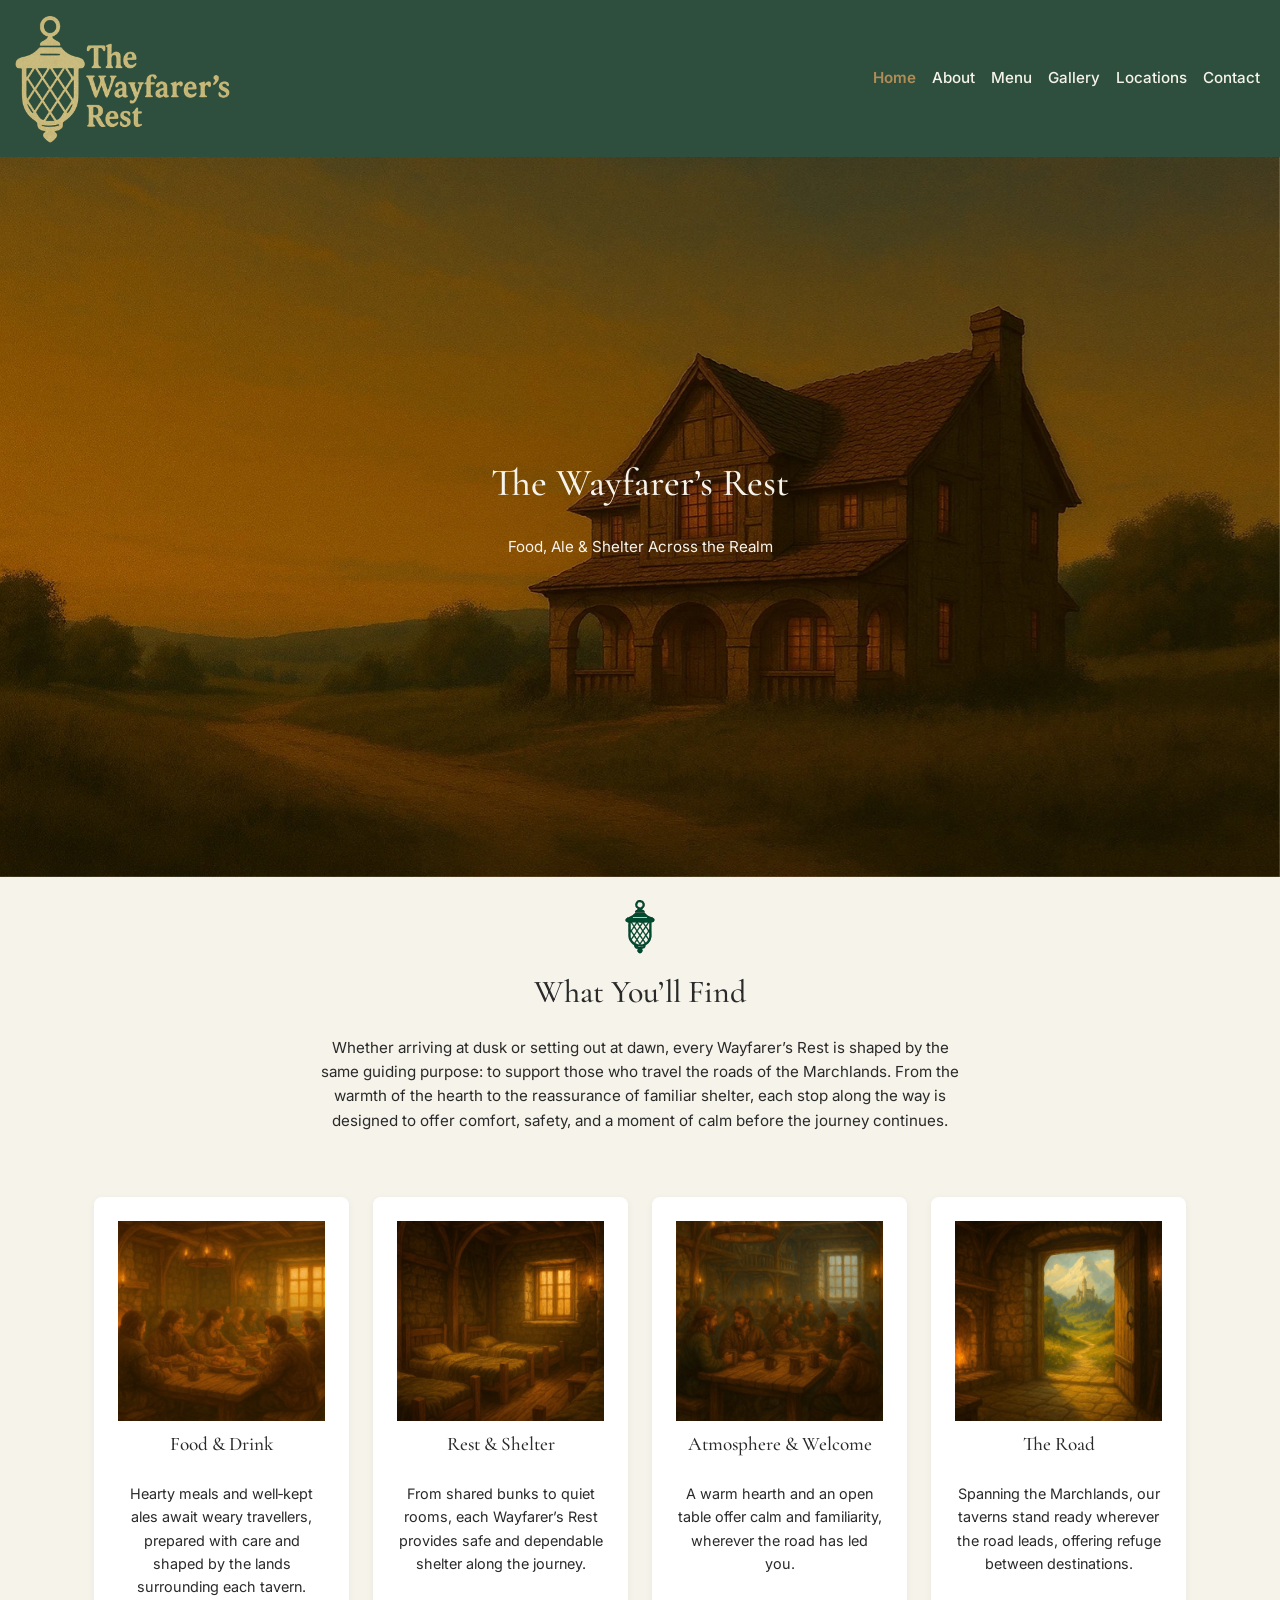
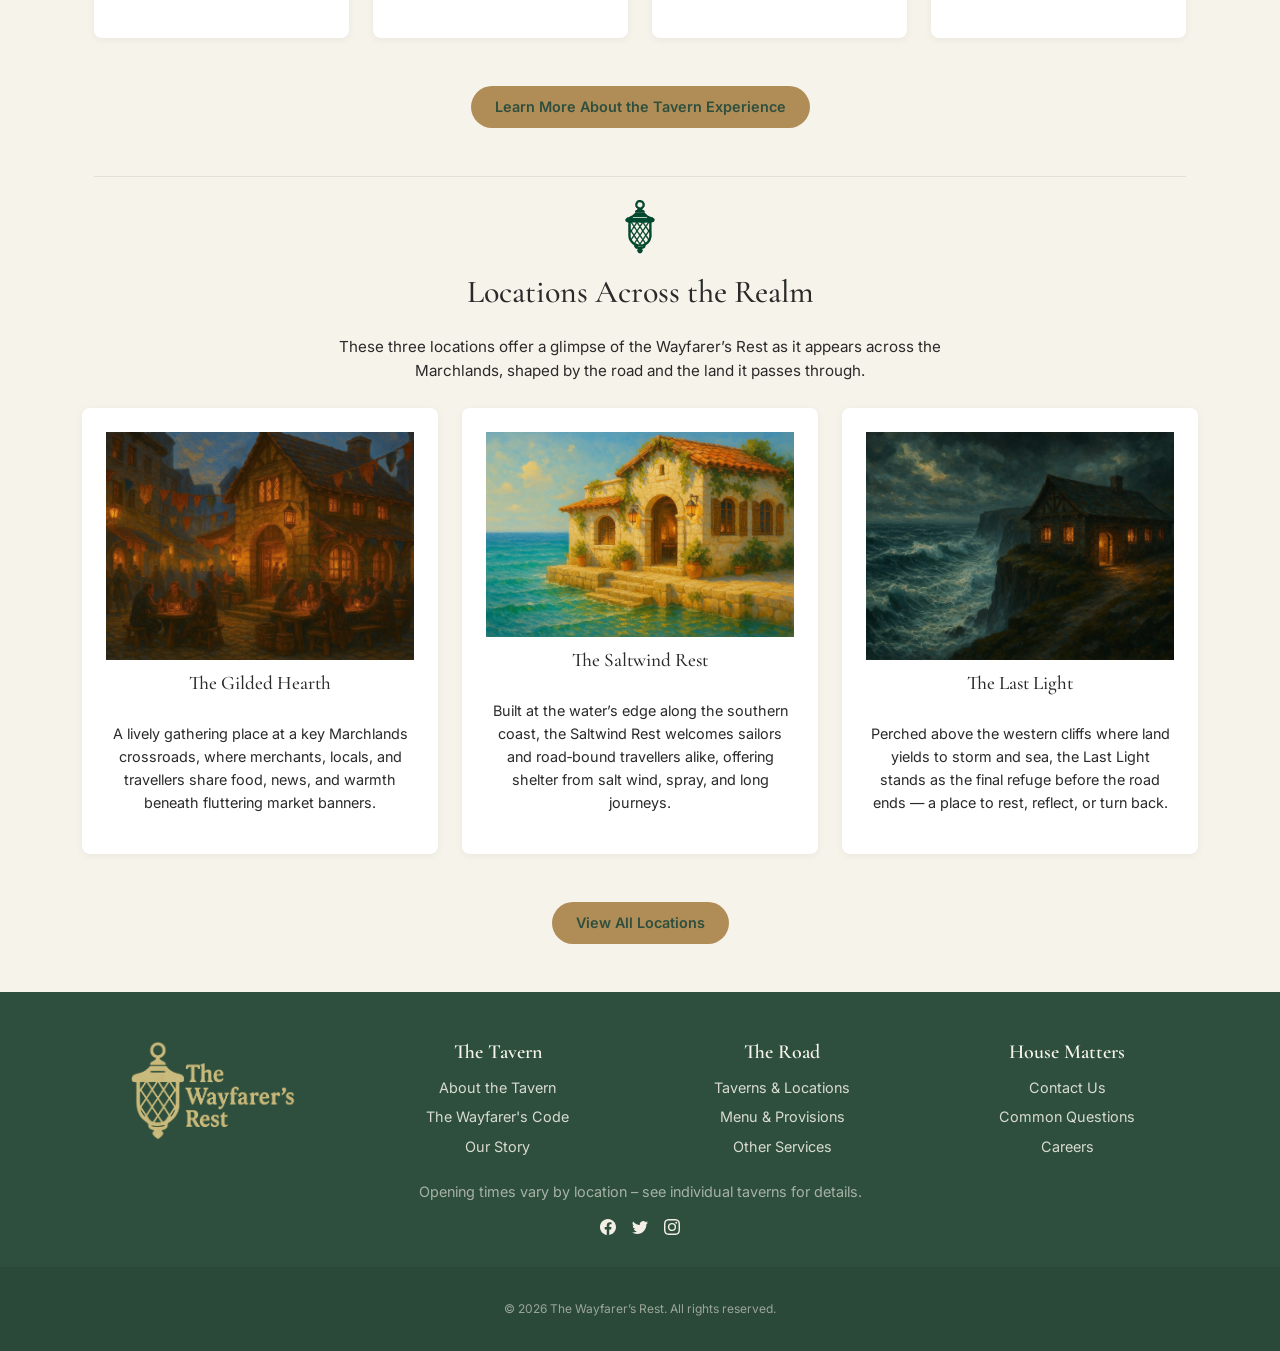
<file: index.html>
<!DOCTYPE html>
<html lang="en">

<head>
    <meta charset="UTF-8">
    <meta name="viewport" content="width=device-width, initial-scale=1.0">
    <link rel="icon" type="image/png" href="assets/images/favicon/lantern-favicon.png">



    <title>The Wayfarer’s Rest | Food, Ale & Shelter Across the Realm</title>

    <meta name="description"
        content="The Wayfarer’s Rest is a fictional medieval tavern offering food, ale, shelter and safety to travellers across the Marchlands.">
    <meta name="keywords"
        content="Wayfarer’s Rest, fantasy tavern, medieval tavern, fantasy inn, travelling inn, fantasy worldbuilding, roleplay tavern, medieval food and drink, fictional business website, HTML CSS project">

    <!-- Bootstrap CSS -->
    <link href="https://cdn.jsdelivr.net/npm/bootstrap@5.3.8/dist/css/bootstrap.min.css" rel="stylesheet"
        integrity="sha384-sRIl4kxILFvY47J16cr9ZwB07vP4J8+LH7qKQnuqkuIAvNWLzeN8tE5YBujZqJLB" crossorigin="anonymous">

    <!-- Custom CSS -->
    <link rel="stylesheet" href="assets/css/style.css">
</head>

<!--Classes on body set to create a flex column layout that expands to fill the viewport height by pushing the footer to the bottom-->

<body class="d-flex flex-column min-vh-100">
    <header>
        <nav class="site-navbar navbar navbar-expand-lg">
            <div class="container-fluid">
                <a class="navbar-brand" href="index.html">
                    <picture>
                        <!--Anything above 576px (mobile portrait) displays full logo-->
                        <source media="(min-width: 576px)"
                            srcset="assets/images/webP/logo-wayfarers-rest-parchment.webp">
                        <img src="assets/images/webP/icon-lantern-parchment.webp" alt="The Wayfarer’s Rest logo">
                    </picture>
                </a>
                <button class="navbar-toggler" type="button" data-bs-toggle="collapse"
                    data-bs-target="#navbarSupportedContent" aria-controls="navbarSupportedContent"
                    aria-expanded="false" aria-label="Toggle navigation">
                    <span class="navbar-toggler-icon"></span>
                </button>
                <div class="collapse navbar-collapse" id="navbarSupportedContent">
                    <ul class="navbar-nav mb-2 mb-lg-0 ms-auto">
                        <li class="nav-item">
                            <a class="nav-link active" aria-current="page" href="index.html">Home</a>
                        </li>
                        <li class="nav-item dropdown">
                            <a class="nav-link" href="about.html">About</a>
                        </li>
                        <li class="nav-item">
                            <a class="nav-link" href="menu.html">Menu</a>
                        </li>
                        <li class="nav-item">
                            <a class="nav-link" href="gallery.html">Gallery</a>
                        </li>
                        <li class="nav-item">
                            <a class="nav-link" href="locations.html">Locations</a>
                        </li>
                        <li class="nav-item">
                            <a class="nav-link" href="contact.html">Contact</a>
                        </li>
                    </ul>
                </div>
            </div>
        </nav>
    </header>

    <main>
        <section class="home-hero hero-height">
            <div id="homeCarousel" class="carousel slide" data-bs-ride="carousel" data-bs-interval="5000">
                <div class="carousel-inner">
                    <div class="carousel-item active">
                        <img src="assets/images/webP/home-carousel-01.webp" class="d-block w-100 hero-image"
                            alt="A solitary timber-and-stone tavern standing beside a winding road at dusk, its windows glowing warmly against an open landscape under an amber evening sky">
                    </div>
                    <div class="carousel-item">
                        <img src="assets/images/jpg/home-carousel-02.jpg" class="d-block w-100 hero-image"
                            alt="A warmly lit stone tavern in a small town at dusk, with glowing windows, hanging lanterns, and neighboring buildings lining a narrow street under an evening sky">
                    </div>
                    <div class="carousel-item">
                        <picture>
                            <!--Desktop displays standard logo while anything smaller has title stacked below icon-->
                            <source media="(min-width: 992px)" srcset="assets/images/jpg/home-carousel-03-desktop.jpg">
                            <img src="assets/images/jpg/home-carousel-03.jpg" class="d-block w-100 hero-image"
                                alt="Stone seaside tavern built into coastal cliffs, with travellers seated beneath arched colonnades by candlelight as the moon hangs over the dark sea.">
                        </picture>
                    </div>
                    <div class="carousel-item">
                        <img src="assets/images/jpg/home-carousel-04.jpg" class="d-block w-100 hero-image"
                            alt="A warm stone tavern interior with vaulted arches and long wooden tables, where travellers sit together drinking by low lantern light in a softly lit hall">
                    </div>
                </div>

                <div class="hero-overlay">
                    <h1 class="reveal">The Wayfarer’s Rest</h1>
                    <p class="reveal-sub delay-3">Food, Ale & Shelter Across the Realm</p>
                </div>

            </div>
        </section>
        <section class="home-intro text-center pt-2">
            <div class="section-icon--large d-flex justify-content-center" aria-hidden="true">
                <img src="assets/images/icons/icon-lantern-green.svg" alt="" loading="lazy">
            </div>
            <div class="container">
                <h2>What You’ll Find</h2>
                <p>
                    Whether arriving at dusk or setting out at dawn, every Wayfarer’s Rest is shaped by the same guiding
                    purpose: to support those who travel the roads of the Marchlands. From the warmth of the hearth to
                    the reassurance of familiar shelter, each stop along the way is designed to offer comfort, safety,
                    and a moment of calm before the journey continues.
                </p>
                <section class="home-features">
                    <h2 class="visually-hidden">Features</h2>
                    <div class="container">
                        <div class="row g-4">

                            <div class="col-12 col-md-6 col-lg-3">
                                <article class="feature-card text-center reveal">
                                    <img src="assets/images/webP/home-card-01.webp" class="card-image"
                                        alt="A large wooden table inside a warm stone tavern, where travellers sit together sharing food and drink by firelight beneath timber beams and hanging lanterns">
                                    <h3>Food &amp; Drink</h3>
                                    <p>Hearty meals and well‑kept ales await weary travellers, prepared with care and
                                        shaped by the lands surrounding each tavern.</p>
                                </article>
                            </div>

                            <div class="col-12 col-md-6 col-lg-3">
                                <article class="feature-card text-center reveal">
                                    <img src="assets/images/webP/home-card-02.webp" class="card-image"
                                        alt="A busy tavern interior with long wooden tables and benches, where travellers sit together with mugs under heavy timber beams and warm lantern light filling the room">
                                    <h3>Rest &amp; Shelter</h3>
                                    <p>From shared bunks to quiet rooms, each Wayfarer’s Rest provides safe and
                                        dependable shelter along the journey.</p>
                                </article>
                            </div>

                            <div class="col-12 col-md-6 col-lg-3">
                                <article class="feature-card text-center reveal">
                                    <img src="assets/images/webP/home-card-03.webp" class="card-image"
                                        alt="A simple tavern sleeping room with rows of wooden bunk beds, folded blankets, and warm light shining through a stone-framed window inside a quiet interior">
                                    <h3>Atmosphere &amp; Welcome</h3>
                                    <p>A warm hearth and an open table offer calm and familiarity, wherever the road has
                                        led you.</p>
                                </article>
                            </div>

                            <div class="col-12 col-md-6 col-lg-3">
                                <article class="feature-card text-center reveal">
                                    <img src="assets/images/webP/home-card-04.webp" class="card-image"
                                        alt="An open tavern doorway framing a winding path leading through green hills toward a distant castle beneath a bright sky, with warm lantern light illuminating the stone interior">
                                    <h3>The Road</h3>
                                    <p>Spanning the Marchlands, our taverns stand ready wherever the road leads,
                                        offering refuge between destinations.</p>
                                </article>
                            </div>

                        </div>
                        <div class="text-center mt-5 home-cta">
                            <a href="about.html" class="btn-primary">
                                Learn More About the Tavern Experience
                            </a>
                        </div>
                    </div>
                </section>
            </div>
        </section>
        <!-- Locations Across the Realm -->
        <section class="home-locations text-center pt-2">
            <div class="section-icon--large d-flex justify-content-center" aria-hidden="true">
                <img src="assets/images/icons/icon-lantern-green.svg" alt="" loading="lazy">
            </div>
            <div class="container">
                <h2>Locations Across the Realm</h2>

                <p>
                    These three locations offer a glimpse of the Wayfarer’s Rest as it appears across the Marchlands,
                    shaped by the road and the land it passes through.
                </p>
                <div id="locationsCarousel" class="carousel slide d-md-none" data-bs-touch="true">

                    <!-- Indicators / dots -->
                    <div class="carousel-indicators">
                        <button type="button" data-bs-target="#locationsCarousel" data-bs-slide-to="0" class="active"
                            aria-current="true" aria-label="Slide 1">
                        </button>

                        <button type="button" data-bs-target="#locationsCarousel" data-bs-slide-to="1"
                            aria-label="Slide 2">
                        </button>

                        <button type="button" data-bs-target="#locationsCarousel" data-bs-slide-to="2"
                            aria-label="Slide 3">
                        </button>
                    </div>

                    <!-- Slides -->
                    <div class="carousel-inner mt-4">

                        <div class="carousel-item active">
                            <article class="location-card">
                                <img src="assets/images/webP/market-tavern-home.webp" class="location-image"
                                    alt="A bustling market tavern at dusk, with lanterns glowing, banners overhead, and groups of travellers gathered at wooden tables in a town square">
                                <h3>The Gilded Hearth</h3>
                                <p>
                                    A lively gathering place at a key Marchlands crossroads, where merchants, locals,
                                    and travellers share food, news, and warmth beneath fluttering market banners.
                                </p>
                            </article>
                        </div>

                        <div class="carousel-item">
                            <article class="location-card">
                                <img src="assets/images/webP/coastal-tavern-home.webp" class="location-image"
                                    alt="A stone coastal tavern with arched doorway and terracotta roof standing directly beside calm blue sea, lanterns glowing outside as waves lap against the shore">
                                <h3>The Saltwind Rest</h3>
                                <p>
                                    Built at the water’s edge along the southern coast, the Saltwind Rest welcomes
                                    sailors and road‑bound travellers alike, offering shelter from salt wind, spray, and
                                    long journeys.
                                </p>
                            </article>
                        </div>

                        <div class="carousel-item">
                            <article class="location-card">
                                <img src="assets/images/webP/edge-of-the-world-tavern-home.webp" class="location-image"
                                    alt="A solitary stone tavern standing on high coastal cliffs above a stormy sea, warm lantern light shining from its windows against dark clouds and crashing waves">
                                <h3>The Last Light</h3>
                                <p>
                                    Perched above the western cliffs where land yields to storm and sea, the Last Light
                                    stands as the final refuge before the road ends — a place to rest, reflect, or turn
                                    back.
                                </p>
                            </article>
                        </div>

                    </div>


                    <!-- Controls -->
                    <button class="carousel-control-prev" type="button" data-bs-target="#locationsCarousel"
                        data-bs-slide="prev">
                        <span class="carousel-control-prev-icon" aria-hidden="true"></span>
                        <span class="visually-hidden">Previous</span>
                    </button>

                    <button class="carousel-control-next" type="button" data-bs-target="#locationsCarousel"
                        data-bs-slide="next">
                        <span class="carousel-control-next-icon" aria-hidden="true"></span>
                        <span class="visually-hidden">Next</span>
                    </button>

                </div>
                <!-- Tablet & Desktop grid -->
                <div class="d-none d-md-block mt-4">
                    <div class="row g-4 justify-content-center">



                        <div class="col-md-6 col-lg-4">
                            <article class="location-card reveal">
                                <img src="assets/images/webP/market-tavern-home.webp" class="location-image"
                                    alt="A bustling market tavern at dusk, with lanterns glowing, banners overhead, and groups of travellers gathered at wooden tables in a town square">
                                <h3>The Gilded Hearth</h3>
                                <p>
                                    A lively gathering place at a key Marchlands crossroads, where merchants, locals,
                                    and travellers share food, news, and warmth beneath fluttering market banners.
                                </p>
                            </article>
                        </div>

                        <div class="col-md-6 col-lg-4">
                            <article class="location-card reveal">
                                <img src="assets/images/webP/coastal-tavern-home.webp" class="location-image"
                                    alt="A bright stone coastal tavern standing at the water’s edge, with open archways, hanging lanterns, and calm blue sea stretching beyond">
                                <h3>The Saltwind Rest</h3>
                                <p>
                                    Built at the water’s edge along the southern coast, the Saltwind Rest welcomes
                                    sailors and road‑bound travellers alike, offering shelter from salt wind, spray, and
                                    long journeys.
                                </p>
                            </article>
                        </div>


                        <!-- Third card centred on tablet -->
                        <div class="col-md-6 col-lg-4">
                            <article class="location-card reveal">
                                <img src="assets/images/webP/edge-of-the-world-tavern-home.webp" class="location-image"
                                    alt="A solitary stone tavern standing on high coastal cliffs above a stormy sea, warm lantern light glowing against dark skies and crashing waves">
                                <h3>The Last Light</h3>
                                <p>
                                    Perched above the western cliffs where land yields to storm and sea, the Last Light
                                    stands as the final refuge before the road ends — a place to rest, reflect, or turn
                                    back.
                                </p>
                            </article>
                        </div>

                    </div>
                </div>
                <div class="mt-5">
                    <a href="locations.html" class="btn-primary">
                        View All Locations
                    </a>
                </div>
            </div>
        </section>
    </main>
    <!--Class to push footer to the bottom of the viewport-->
    <footer class="site-footer mt-5">
        <div class="container text-center">

            <div class="row align-items-start">

                <!-- LOGO -->
                <div class="footer-logo col-12 col-lg-3 mb-4 mb-lg-0">
                    <a href="index.html">
                        <picture>
                            <source media="(min-width: 992px)"
                                srcset="assets/images/webP/logo-wayfarers-rest-parchment.webp">
                            <img src="assets/images/webP/logo-wayfarers-rest-footer-stacked.webp"
                                alt="The Wayfarer’s Rest logo">
                        </picture>
                    </a>
                </div>

                <!-- LINKS -->
                <div class="col-12 col-lg-9">
                    <div class="row justify-content-center">

                        <div class="col-12 col-md-4 col-lg-4">
                            <h2 class="h5">The Tavern</h2>
                            <ul>
                                <li><a href="index.html" aria-current="page">About the Tavern</a></li>
                                <li><a href="faq.html">The Wayfarer's Code</a></li>
                                <li><a href="about.html">Our Story</a></li>
                            </ul>
                        </div>

                        <div class="col-12 col-md-4 col-lg-4">
                            <h2 class="h5">The Road</h2>
                            <ul>
                                <li><a href="locations.html">Taverns & Locations</a></li>
                                <li><a href="menu.html">Menu & Provisions</a></li>
                                <li><a href="about.html#other-services">Other Services</a></li>
                            </ul>
                        </div>

                        <div class="col-12 col-md-4 col-lg-4">
                            <h2 class="h5">House Matters</h2>
                            <ul>
                                <li><a href="contact.html">Contact Us</a></li>
                                <li><a href="faq.html#common-questions">Common Questions</a></li>
                                <li><a href="under-construction.html">Careers</a></li>
                            </ul>
                        </div>

                    </div>
                </div>
            </div>

            <p class="footer-hours">
                Opening times vary by location –
                <a href="locations.html">see individual taverns for details</a>.
            </p>

            <div class="footer-social d-flex justify-content-center gap-3">
                <a href="https://www.facebook.com" target="_blank" rel="noopener noreferrer"
                    aria-label="Open Facebook in A New Tab">
                    <img src="assets/images/icons/facebook.svg" alt="Facebook icon" loading="lazy">
                </a>
                <a href="https://twitter.com" target="_blank" rel="noopener noreferrer"
                    aria-label="Open Twitter/X in A New Tab">
                    <img src="assets/images/icons/twitter-x.svg" alt="Twitter/X icon" loading="lazy">
                </a>
                <a href="https://www.instagram.com" target="_blank" rel="noopener noreferrer"
                    aria-label="Open Instagram in A New Tab">
                    <img src="assets/images/icons/instagram.svg" alt="Instagram icon" loading="lazy">
                </a>
            </div>

        </div>

        <div class="footer-copy">
            © 2026 The Wayfarer’s Rest. All rights reserved.
        </div>
    </footer>
    <!--Bootstrap 5 JS-->
    <script src="https://cdn.jsdelivr.net/npm/bootstrap@5.3.8/dist/js/bootstrap.bundle.min.js"
        integrity="sha384-FKyoEForCGlyvwx9Hj09JcYn3nv7wiPVlz7YYwJrWVcXK/BmnVDxM+D2scQbITxI" crossorigin="anonymous">
        </script>
    <script src="assets/js/script.js"></script>
</body>

</html>
</file>
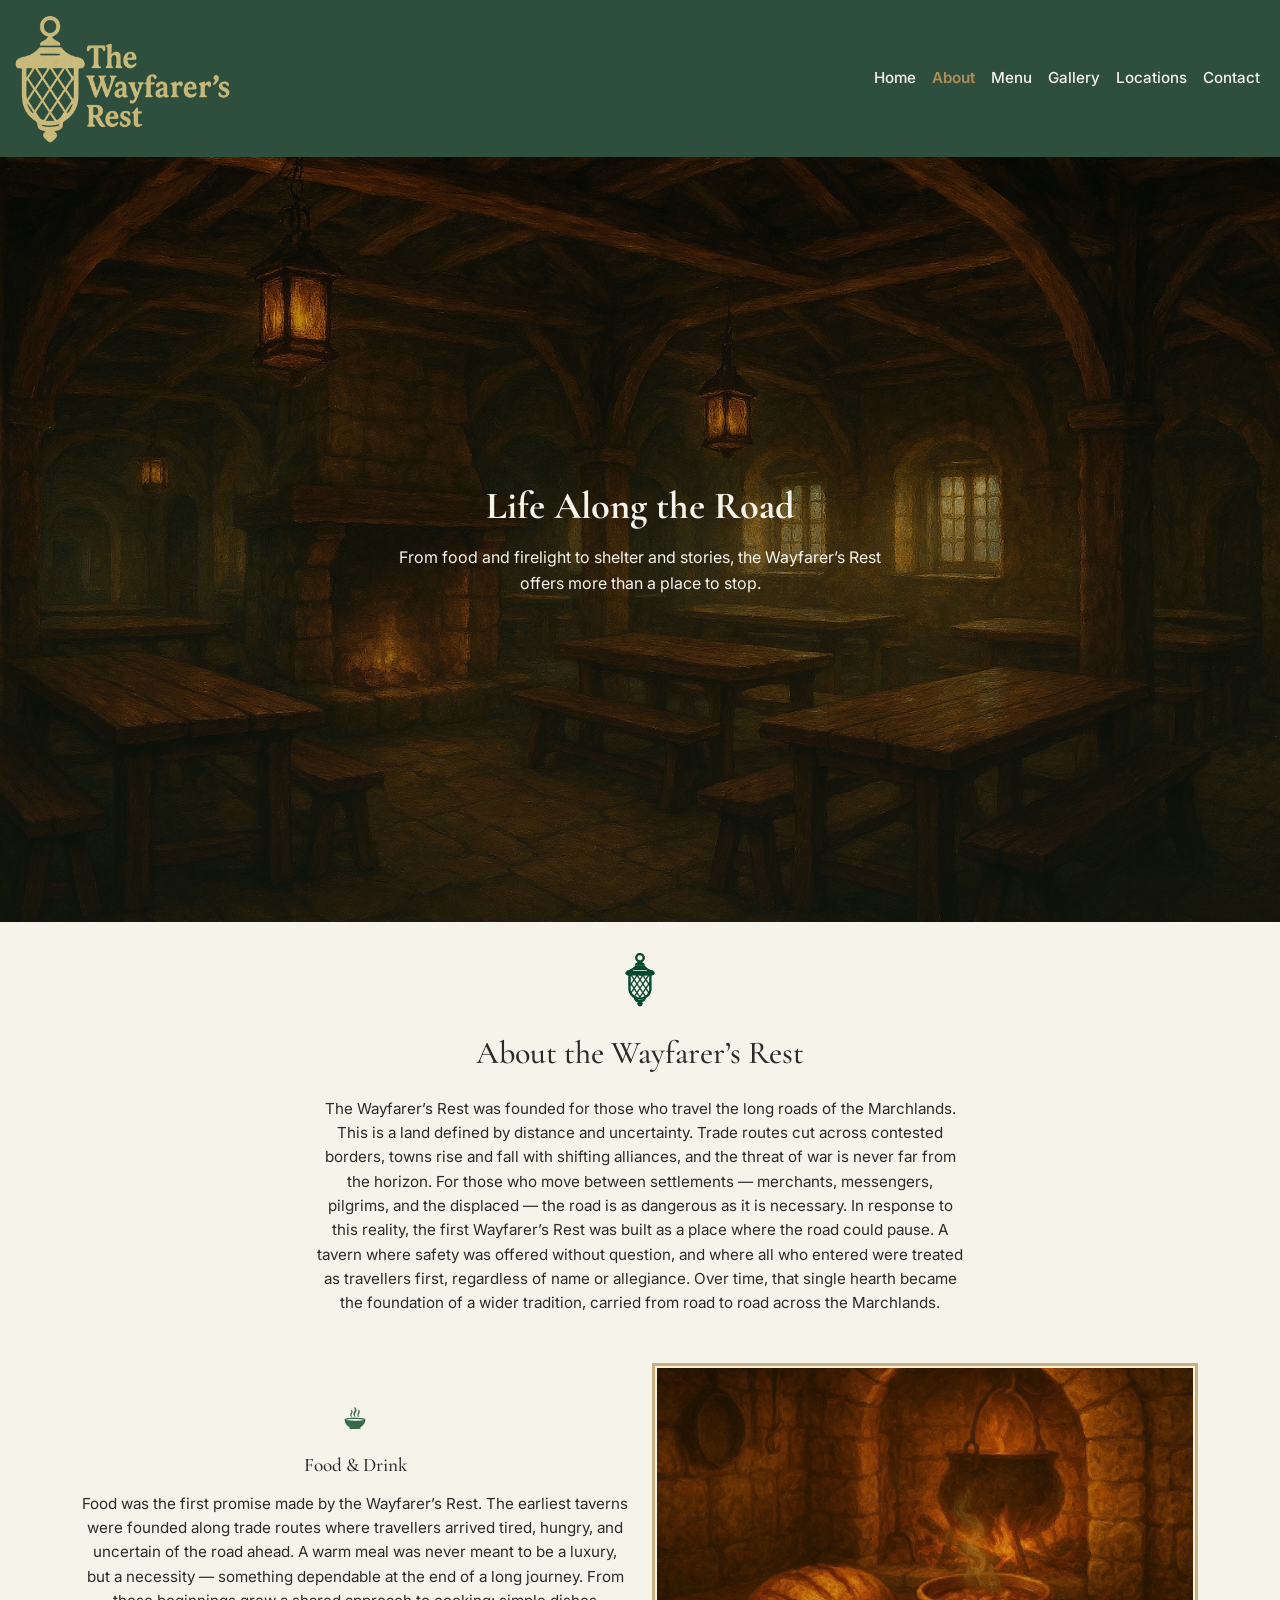
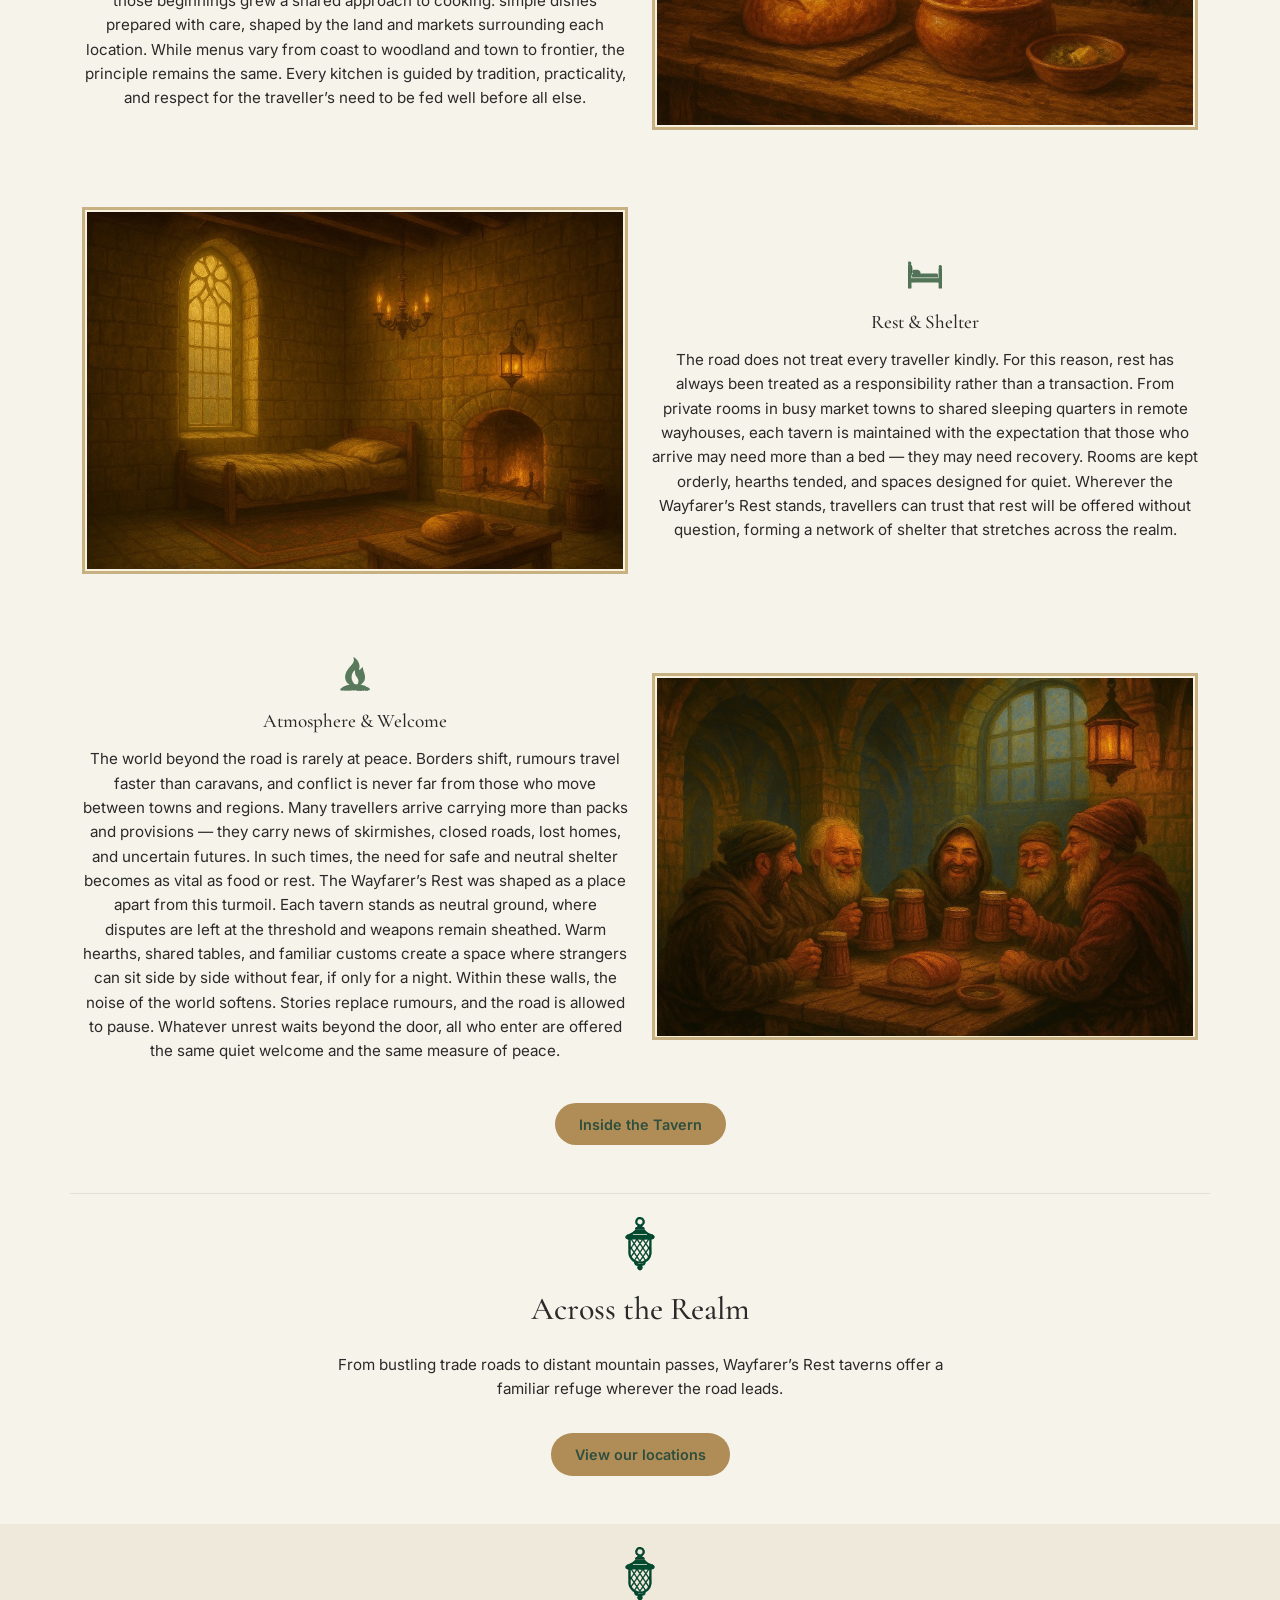
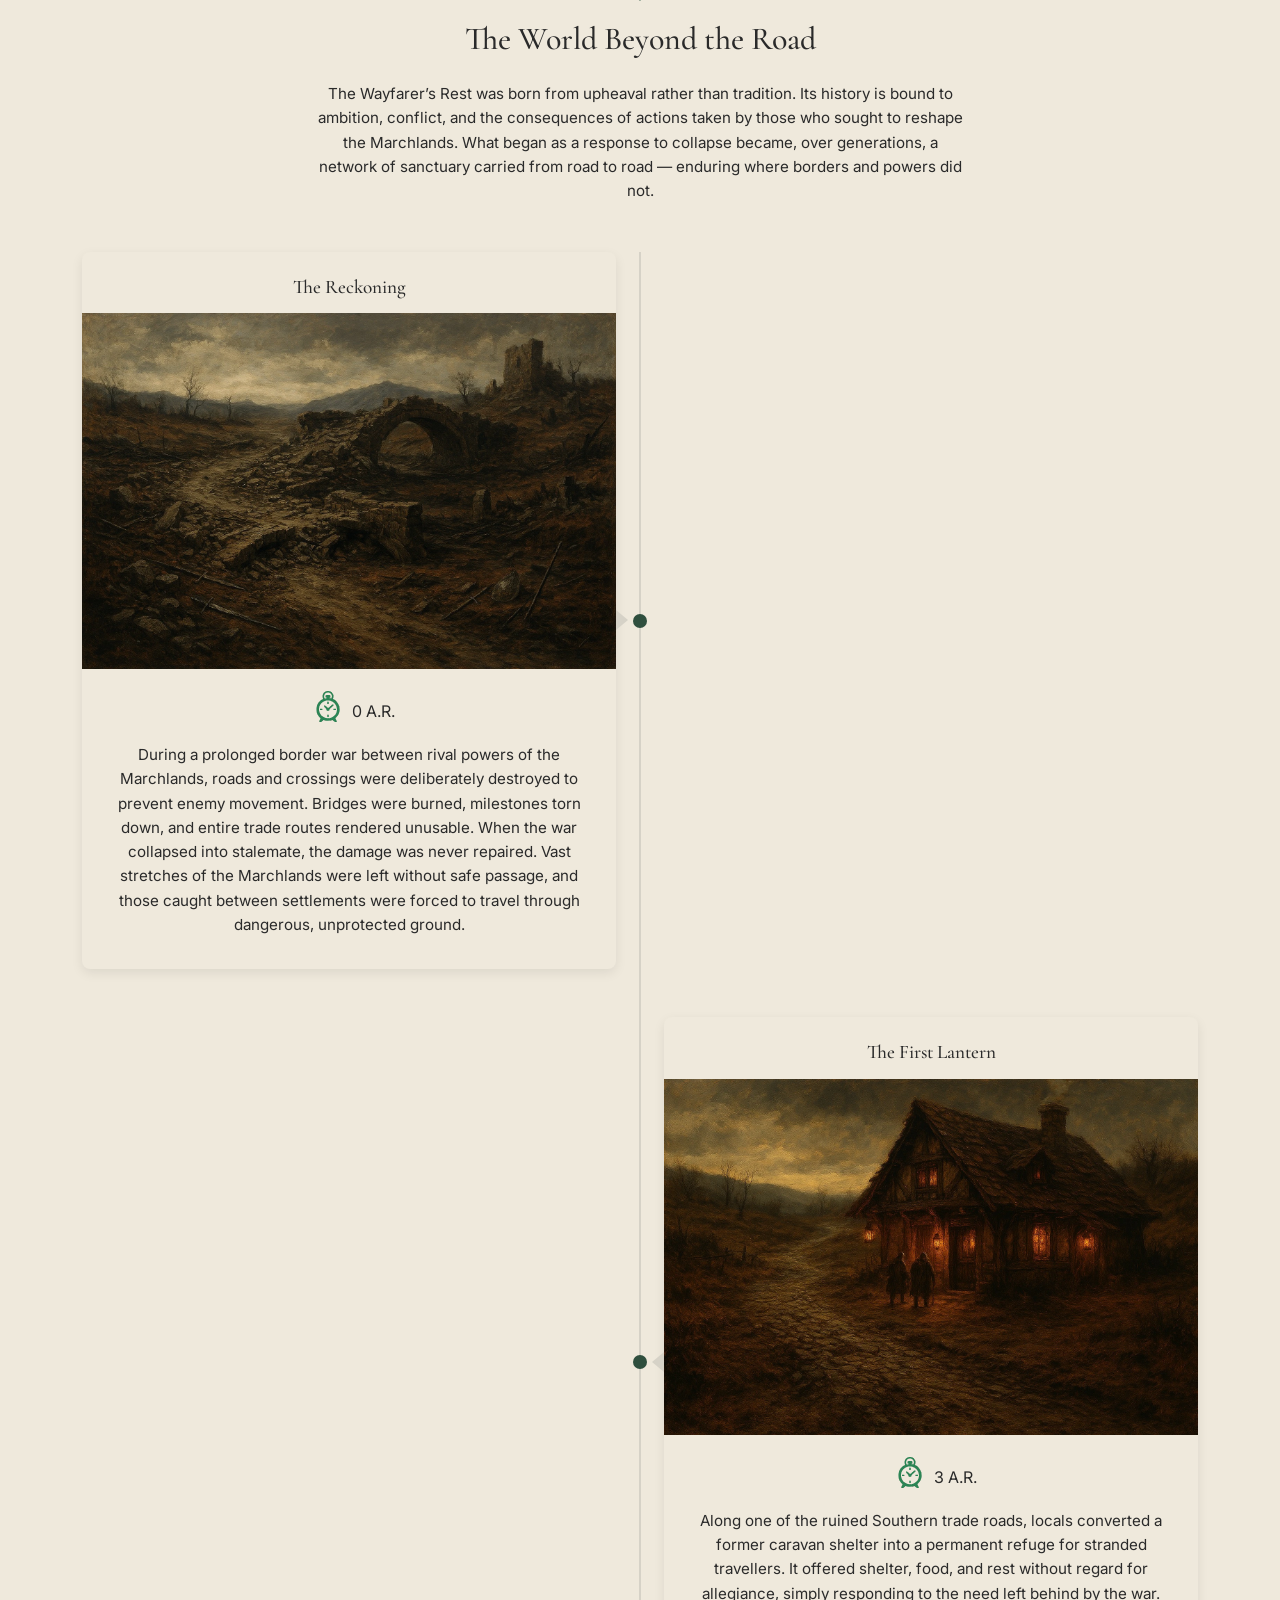
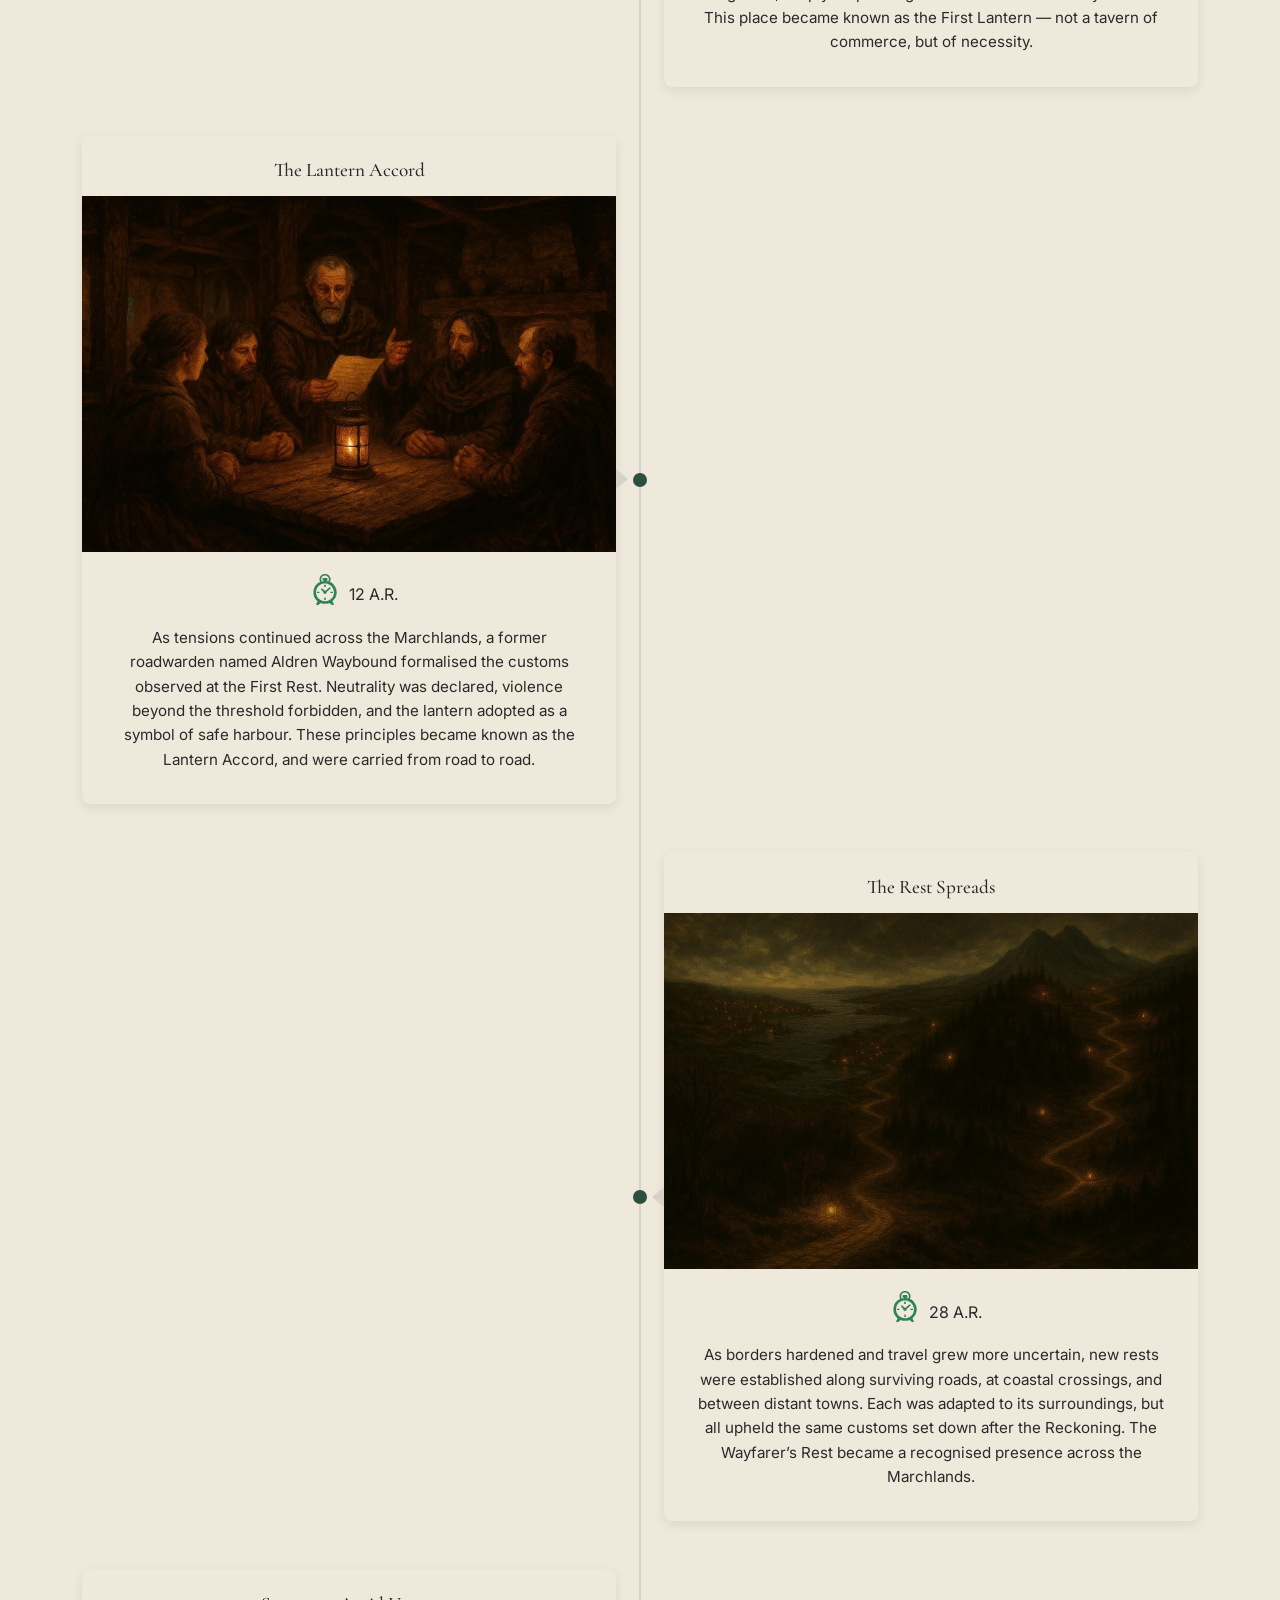
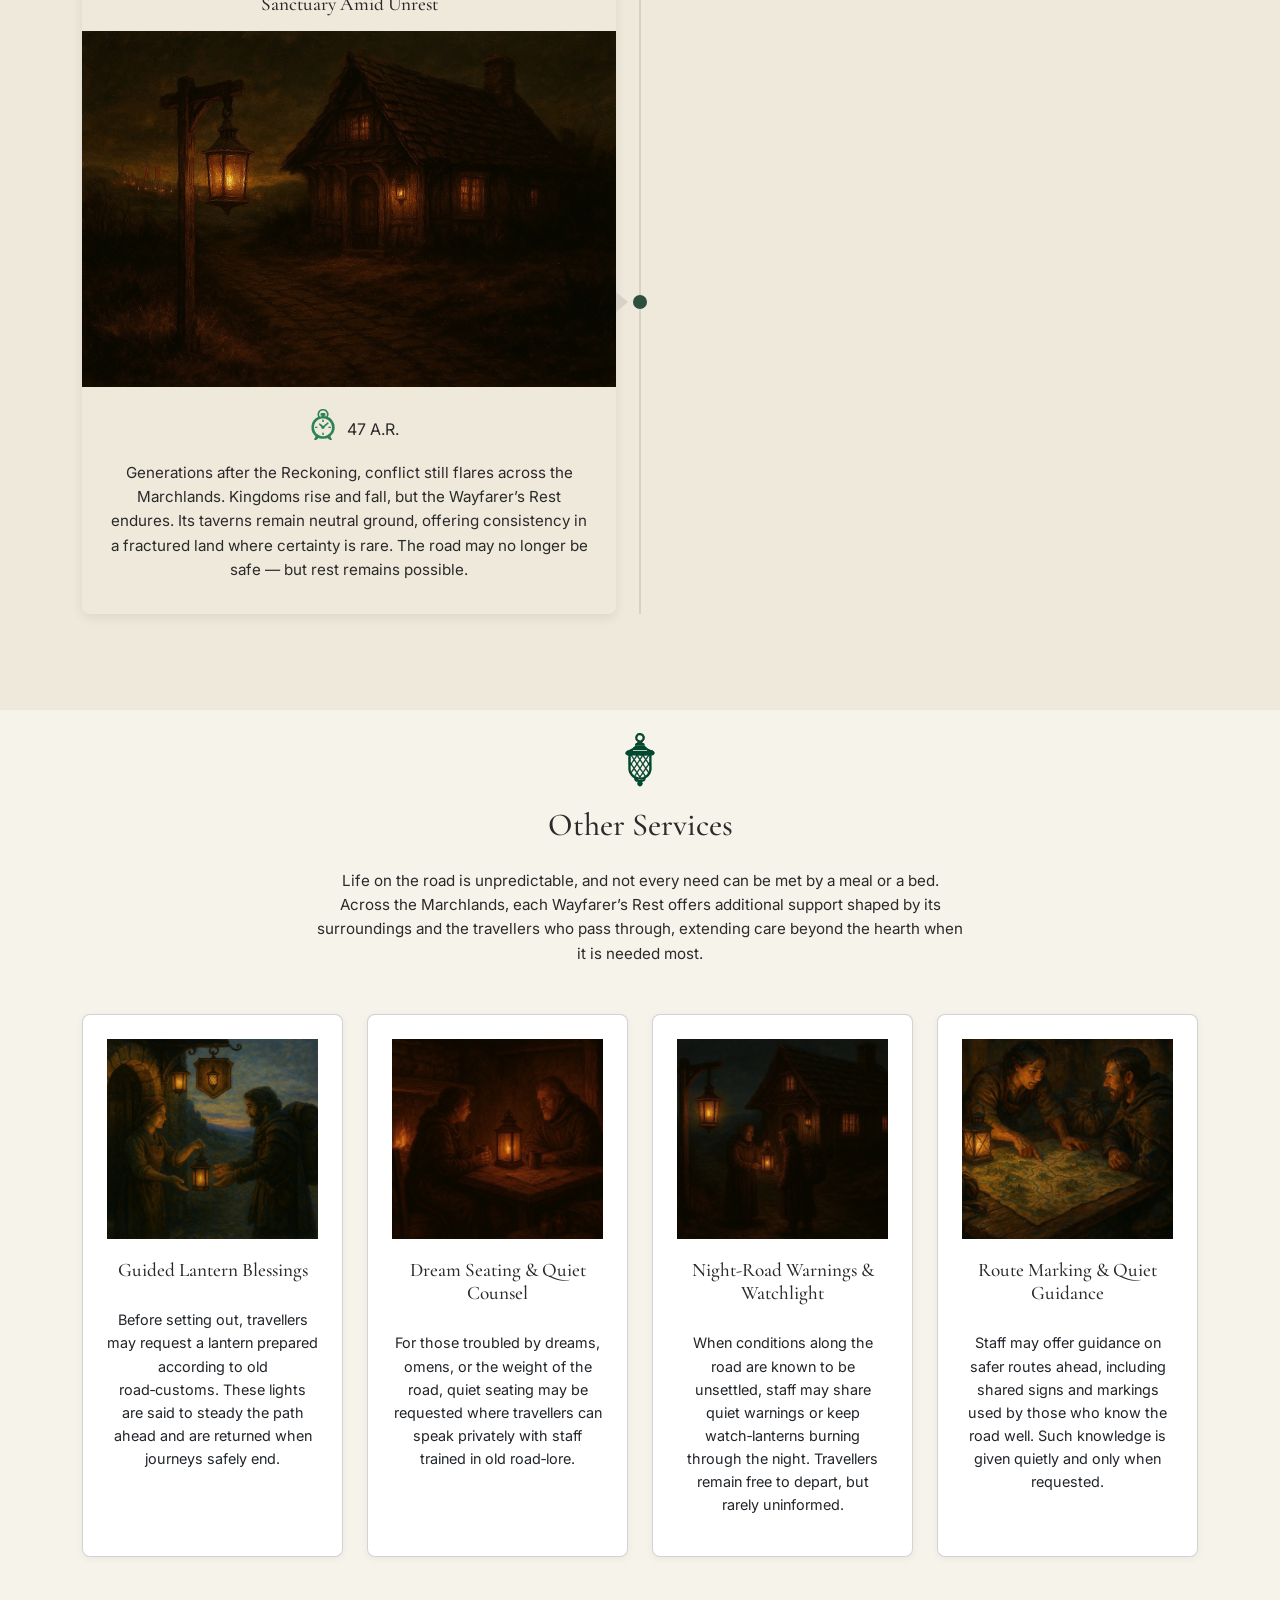
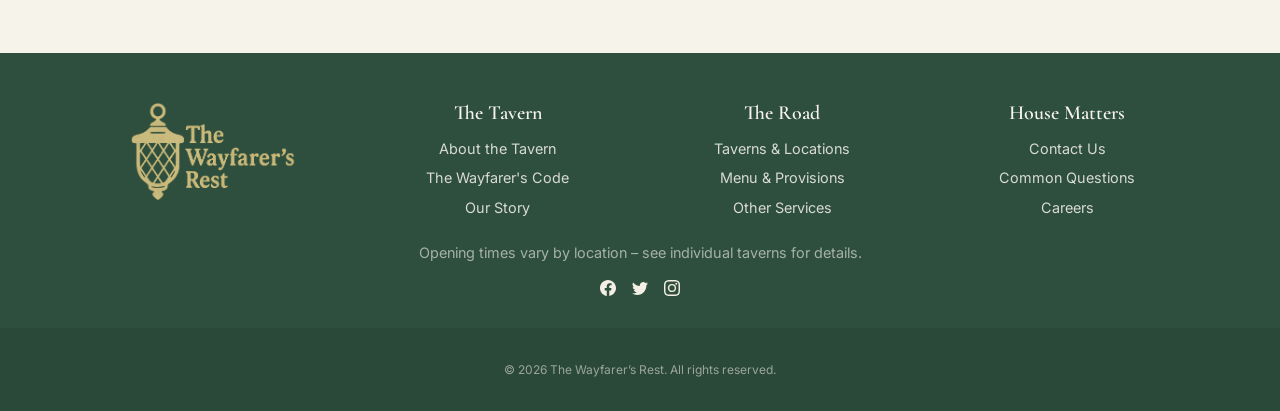
<file: about.html>
<!DOCTYPE html>
<html lang="en">

<head>
    <meta charset="UTF-8">
    <meta name="viewport" content="width=device-width, initial-scale=1.0">

    <link rel="icon" type="image/png" href="assets/images/favicon/lantern-favicon.png">



    <title>About the Wayfarer’s Rest | Life Along the Road</title>

    <meta name="description"
        content="Learn about the origins, traditions and values of the Wayfarer’s Rest, a sanctuary for travellers across the Marchlands.">
    <meta name="keywords"
        content="Wayfarer’s Rest, fantasy lore, medieval inn history, tavern traditions, fictional worldbuilding, roleplay setting">


    <link href="https://cdn.jsdelivr.net/npm/bootstrap@5.3.8/dist/css/bootstrap.min.css" rel="stylesheet"
        integrity="sha384-sRIl4kxILFvY47J16cr9ZwB07vP4J8+LH7qKQnuqkuIAvNWLzeN8tE5YBujZqJLB" crossorigin="anonymous">

    <link rel="stylesheet" href="assets/css/style.css">
</head>

<body class="d-flex flex-column min-vh-100">
    <header>
        <nav class="site-navbar navbar navbar-expand-lg">
            <div class="container-fluid">
                <a class="navbar-brand" href="index.html">
                    <picture>
                        <!--Anything above 576px (mobile portrait) displays full logo-->
                        <source media="(min-width: 576px)"
                            srcset="assets/images/webP/logo-wayfarers-rest-parchment.webp">
                        <img src="assets/images/webP/icon-lantern-parchment.webp" alt="The Wayfarer’s Rest logo">
                    </picture>
                </a>
                <button class="navbar-toggler" type="button" data-bs-toggle="collapse"
                    data-bs-target="#navbarSupportedContent" aria-controls="navbarSupportedContent"
                    aria-expanded="false" aria-label="Toggle navigation">
                    <span class="navbar-toggler-icon"></span>
                </button>
                <div class="collapse navbar-collapse" id="navbarSupportedContent">
                    <ul class="navbar-nav mb-2 mb-lg-0 ms-auto">
                        <li class="nav-item">
                            <a class="nav-link" href="index.html">Home</a>
                        </li>
                        <li class="nav-item dropdown">
                            <a class="nav-link active" aria-current="page" href="about.html">About</a>
                        </li>
                        <li class="nav-item">
                            <a class="nav-link" href="menu.html">Menu</a>
                        </li>
                        <li class="nav-item">
                            <a class="nav-link" href="gallery.html">Gallery</a>
                        </li>
                        <li class="nav-item">
                            <a class="nav-link" href="locations.html">Locations</a>
                        </li>
                        <li class="nav-item">
                            <a class="nav-link" href="contact.html">Contact</a>
                        </li>
                    </ul>
                </div>
            </div>
        </nav>
    </header>
    <main>
        <!-- About Hero -->
        <section class="about-hero hero-height">
            <div class="about-hero-image">
                <img src="assets/images/webP/about-page-hero.webp"
                    alt="Warmly lit tavern interior with wooden tables, benches, hanging lanterns, and a stone fireplace.">
                <div class="about-hero-content">
                    <h1 class="reveal">Life Along the Road</h1>
                    <p class="reveal-sub delay-3">
                        From food and firelight to shelter and stories,
                        the Wayfarer’s Rest offers more than a place to stop.
                    </p>
                </div>
            </div>
        </section>

        <!-- About Intro -->
        <section class="about-intro pt-3 tablet-mobile-reveal">
            <div class="container text-center">
                <div class="section-icon--large" aria-hidden="true">
                    <img src="assets/images/icons/icon-lantern-green.svg" alt="" loading="lazy">
                </div>
                <h2 class="pt-2">About the Wayfarer’s Rest</h2>
                <p class="mb-0">
                    The Wayfarer’s Rest was founded for those who travel the long roads of the Marchlands.
                    This is a land defined by distance and uncertainty. Trade routes cut across contested borders, towns
                    rise and fall with shifting alliances, and the threat of war is never far from the horizon. For
                    those who move between settlements — merchants, messengers, pilgrims, and the displaced — the road
                    is as dangerous as it is necessary.
                    In response to this reality, the first Wayfarer’s Rest was built as a place where the road could
                    pause. A tavern where safety was offered without question, and where all who entered were treated as
                    travellers first, regardless of name or allegiance. Over time, that single hearth became the
                    foundation of a wider tradition, carried from road to road across the Marchlands.
                </p>
            </div>
        </section>

        <!-- =========================
     Core Pillars
========================= -->
        <section class="about-pillars">
            <div class="container">

                <!-- Food & Drink -->
                <div class="row align-items-center mb-5 reveal">
                    <div class="col-12 col-lg-6 text-center">
                        <div class="pillar-icon" aria-hidden="true">
                            <img src="assets/images/icons/food-icon.svg" alt="" loading="lazy">
                        </div>
                        <h3>Food &amp; Drink</h3>
                        <p>
                            Food was the first promise made by the Wayfarer’s Rest.
                            The earliest taverns were founded along trade routes where travellers arrived tired, hungry,
                            and uncertain of the road ahead. A warm meal was never meant to be a luxury, but a necessity
                            — something dependable at the end of a long journey. From those beginnings grew a shared
                            approach to cooking: simple dishes prepared with care, shaped by the land and markets
                            surrounding each location.
                            While menus vary from coast to woodland and town to frontier, the principle remains the
                            same. Every kitchen is guided by tradition, practicality, and respect for the traveller’s
                            need to be fed well before all else.
                        </p>
                    </div>
                    <div class="col-12 col-lg-6">
                        <img class="pillar-image" src="assets/images/webP/about-food-and-drink.webp"
                            alt="Hearty food and drink served at the Wayfarer’s Rest">
                    </div>
                </div>

                <!-- Rest & Shelter -->
                <div class="row align-items-center mb-5 flex-lg-row-reverse reveal">
                    <div class="col-12 col-lg-6 text-center">
                        <div class="pillar-icon" aria-hidden="true">
                            <img src="assets/images/icons/bed-icon.svg" alt="" loading="lazy">
                        </div>
                        <h3>Rest &amp; Shelter</h3>
                        <p>
                            The road does not treat every traveller kindly.
                            For this reason, rest has always been treated as a responsibility rather than a transaction.
                            From private rooms in busy market towns to shared sleeping quarters in remote wayhouses,
                            each tavern is maintained with the expectation that those who arrive may need more than a
                            bed — they may need recovery.
                            Rooms are kept orderly, hearths tended, and spaces designed for quiet. Wherever the
                            Wayfarer’s Rest stands, travellers can trust that rest will be offered without question,
                            forming a network of shelter that stretches across the realm.
                        </p>
                    </div>
                    <div class="col-12 col-lg-6">
                        <img class="pillar-image" height="350" src="assets/images/webP/about-rest-and-shelter.webp"
                            alt="Stone-walled tavern bedroom with a simple wooden bed, lit fireplace, hanging lantern and chandelier, and tall arched window glowing with warm light.">
                    </div>
                </div>

                <!-- Atmosphere -->
                <div class="row align-items-center reveal">
                    <div class="col-12 col-lg-6 text-center">
                        <div class="pillar-icon" aria-hidden="true">
                            <img src="assets/images/icons/flame-icon.svg" alt="" loading="lazy">
                        </div>
                        <h3>Atmosphere &amp; Welcome</h3>
                        <p>
                            The world beyond the road is rarely at peace.
                            Borders shift, rumours travel faster than caravans, and conflict is never far from those who
                            move between towns and regions. Many travellers arrive carrying more than packs and
                            provisions — they carry news of skirmishes, closed roads, lost homes, and uncertain futures.
                            In such times, the need for safe and neutral shelter becomes as vital as food or rest.
                            The Wayfarer’s Rest was shaped as a place apart from this turmoil. Each tavern stands as
                            neutral ground, where disputes are left at the threshold and weapons remain sheathed. Warm
                            hearths, shared tables, and familiar customs create a space where strangers can sit side by
                            side without fear, if only for a night.
                            Within these walls, the noise of the world softens. Stories replace rumours, and the road is
                            allowed to pause. Whatever unrest waits beyond the door, all who enter are offered the same
                            quiet welcome and the same measure of peace.
                        </p>
                    </div>

                    <div class="col-12 col-lg-6">
                        <img class="pillar-image mb-3" src="assets/images/webP/about-atmosphere-and-welcome.webp"
                            alt="Group of travellers seated around a wooden tavern table, raising mugs together beside a loaf of bread, lit by lantern light beneath stone arches and a glowing window.">
                    </div>
                </div>

                <!-- Button row (full width, centered) -->
                <div class="row mt-4 about-cta">
                    <div class="col-12 text-center">
                        <a href="gallery.html" class="btn-primary">
                            Inside the Tavern
                        </a>
                    </div>
                </div>
            </div>
        </section>


        <!-- Across the Realm -->
        <section class="about-realm pt-2">
            <div class="container text-center">
                <div class="section-icon--large" aria-hidden="true">
                    <img src="assets/images/icons/icon-lantern-green.svg" alt="">
                </div>
                <h2>Across the Realm</h2>
                <p>
                    From bustling trade roads to distant mountain passes,
                    Wayfarer’s Rest taverns offer a familiar refuge wherever the road leads.
                </p>
                <a href="locations.html" class="btn-primary mt-3 mb-5">
                    View our locations
                </a>
            </div>
        </section>

        <!-- =========================
     Timeline
========================= -->

        <section class="about-timeline pt-2">
            <div class="container text-center">
                <div class="section-icon--large" aria-hidden="true">
                    <img src="assets/images/icons/icon-lantern-green.svg" alt="">
                </div>
                <h2>The World Beyond the Road</h2>
                <p>
                    The Wayfarer’s Rest was born from upheaval rather than tradition. Its history is bound to ambition,
                    conflict, and the consequences of actions taken by those who sought to reshape the Marchlands. What
                    began as a response to collapse became, over generations, a network of sanctuary carried from road
                    to road — enduring where borders and powers did not.
                </p>

                <div class="timeline">

                    <div class="timeline-item timeline-item--left">
                        <span class="timeline-marker"></span>
                        <div class="timeline-content">
                            <h3 class="mt-4">The Reckoning</h3>

                            <img src="assets/images/webP/timeline-image-one.webp"
                                alt="Ruined stone bridge crossing a desolate road through a barren landscape under heavy grey skies.">


                            <div class="timeline-meta">
                                <div class="pillar-icon" aria-hidden="true">
                                    <img src="assets/images/icons/time-icon.svg" alt="" loading="lazy">
                                </div>
                                <span class="timeline-year">0 A.R.</span>
                            </div>
                            <p>
                                During a prolonged border war between rival powers of the Marchlands, roads and
                                crossings were deliberately destroyed to prevent enemy movement. Bridges were burned,
                                milestones torn down, and entire trade routes rendered unusable.
                                When the war collapsed into stalemate, the damage was never repaired. Vast stretches of
                                the Marchlands were left without safe passage, and those caught between settlements were
                                forced to travel through dangerous, unprotected ground.
                            </p>
                        </div>
                    </div>

                    <div class="timeline-item timeline-item--right">
                        <span class="timeline-marker"></span>
                        <div class="timeline-content">
                            <h3 class="mt-4">The First Lantern</h3>
                            <img src="assets/images/webP/timeline-image-two.webp"
                                alt="Two travellers approaching a lantern-lit roadside tavern at dusk, its thatched roof and glowing windows standing beside a winding road under darkening skies.">

                            <div class="timeline-meta">
                                <div class="pillar-icon" aria-hidden="true">
                                    <img src="assets/images/icons/time-icon.svg" alt="" loading="lazy">
                                </div>
                                <span class="timeline-year">3 A.R.</span>
                            </div>

                            <p>
                                Along one of the ruined Southern trade roads, locals converted a former caravan shelter
                                into a
                                permanent refuge for stranded travellers. It offered shelter, food, and rest without
                                regard for allegiance, simply responding to the need left behind by the war.
                                This place became known as the First Lantern — not a tavern of commerce, but of
                                necessity.
                            </p>
                        </div>
                    </div>

                    <div class="timeline-item timeline-item--left">
                        <span class="timeline-marker"></span>
                        <div class="timeline-content">
                            <h3 class="mt-4">The Lantern Accord</h3>
                            <img src="assets/images/webP/timeline-image-three.webp"
                                alt="Two travellers approaching a lantern-lit roadside tavern at dusk, its thatched roof and glowing windows standing beside a winding road under darkening skies.">

                            <div class="timeline-meta">
                                <div class="pillar-icon" aria-hidden="true">
                                    <img src="assets/images/icons/time-icon.svg" alt="" loading="lazy">
                                </div>
                                <span class="timeline-year">12 A.R.</span>
                            </div>
                            <p>
                                As tensions continued across the Marchlands, a former roadwarden named Aldren Waybound
                                formalised the customs observed at the First Rest. Neutrality was declared, violence
                                beyond the threshold forbidden, and the lantern adopted as a symbol of safe harbour.
                                These principles became known as the Lantern Accord, and were carried from road to road.
                            </p>
                        </div>
                    </div>
                    <div class="timeline-item timeline-item--right">
                        <span class="timeline-marker"></span>
                        <div class="timeline-content">
                            <h3 class='mt-4'>The Rest Spreads</h3>
                            <img src="assets/images/webP/timeline-image-four.webp"
                                alt="Winding lantern-lit road crossing dark forested hills toward distant mountains under a cloudy night sky.">

                            <div class="timeline-meta">
                                <div class="pillar-icon" aria-hidden="true">
                                    <img src="assets/images/icons/time-icon.svg" alt="" loading="lazy">
                                </div>
                                <span class="timeline-year">28 A.R.</span>
                            </div>

                            <p>
                                As borders hardened and travel grew more uncertain, new rests were established along
                                surviving roads, at coastal crossings, and between distant towns. Each was adapted to
                                its surroundings, but all upheld the same customs set down after the Reckoning.
                                The Wayfarer’s Rest became a recognised presence across the Marchlands.
                            </p>
                        </div>
                    </div>
                    <div class="timeline-item timeline-item--left">
                        <span class="timeline-marker"></span>

                        <div class="timeline-content">
                            <h3 class="mt-4">Sanctuary Amid Unrest</h3>

                            <!-- Main timeline image -->
                            <div class="timeline-image">
                                <img src="assets/images/webP/timeline-image-five.webp"
                                    alt="Lantern hanging beside a quiet roadside tavern at night, its thatched roof and glowing windows standing in mist beneath darkened skies.">
                            </div>

                            <!-- Icon + year row -->
                            <div class="timeline-meta">
                                <div class="pillar-icon" aria-hidden="true">
                                    <img src="assets/images/icons/time-icon.svg" alt="" loading="lazy">
                                </div>
                                <span class="timeline-year">47 A.R.</span>
                            </div>

                            <!-- Description -->
                            <p>
                                Generations after the Reckoning, conflict still flares across the Marchlands. Kingdoms
                                rise and fall, but the Wayfarer’s Rest endures. Its taverns remain neutral ground,
                                offering consistency in a fractured land where certainty is rare.
                                The road may no longer be safe — but rest remains possible.
                            </p>
                        </div>
                    </div>

                </div>
            </div>
        </section>

        <!-- =========================
     Other Services
========================= -->
        <section class="about-services mb-5 pt-2" id="other-services">
            <div class="section-icon--large" aria-hidden="true">
                <img src="assets/images/icons/icon-lantern-green.svg" alt="" loading="lazy">
            </div>
            <div class="container text-center">
                <h2>Other Services</h2>
                <p>Life on the road is unpredictable, and not every need can be met by a meal or a bed. Across the
                    Marchlands, each Wayfarer’s Rest offers additional support shaped by its surroundings and the
                    travellers who pass through, extending care beyond the hearth when it is needed most.</p>

                <div class="row g-4 mt-4">

                    <div class="col-12 col-md-6 col-lg-3">
                        <div class="card service-card reveal">
                            <img src="assets/images/webP/other-services-one.webp" class="card-image"
                                alt="Lantern being handed from a tavern doorway to a road‑worn traveller at dusk, with a hanging sign and warm light glowing against a distant landscape.">
                            <h3 class="pt-2">Guided Lantern Blessings</h3>
                            <p>Before setting out, travellers may request a lantern prepared according to old
                                road‑customs. These lights are said to steady the path ahead and are returned when
                                journeys safely end.</p>
                        </div>
                    </div>

                    <div class="col-12 col-md-6 col-lg-3">
                        <div class="card service-card reveal">
                            <img src="assets/images/webP/other-services-two.webp" class="card-image"
                                alt="Two figures seated across a small wooden table inside a dim tavern, sharing a quiet conversation by the glow of a lantern.">
                            <h3 class="pt-2">Dream Seating &amp; Quiet Counsel</h3>
                            <p>For those troubled by dreams, omens, or the weight of the road, quiet seating may be
                                requested where travellers can speak privately with staff trained in old road‑lore.</p>
                        </div>
                    </div>

                    <div class="col-12 col-md-6 col-lg-3">
                        <div class="card service-card reveal">
                            <img src="assets/images/webP/other-services-three.webp" class="card-image"
                                alt="A hooded figure receiving a lantern from another person outside a small roadside tavern at night, with a hanging lantern glowing beside the doorway.">
                            <h3 class="pt-2">Night-Road Warnings &amp; Watchlight</h3>
                            <p>When conditions along the road are known to be unsettled, staff may share quiet warnings
                                or keep watch‑lanterns burning through the night. Travellers remain free to depart, but
                                rarely uninformed.</p>
                        </div>
                    </div>

                    <div class="col-12 col-md-6 col-lg-3">
                        <div class="card service-card reveal">
                            <img src="assets/images/webP/other-services-four.webp" class="card-image"
                                alt="Traveller and tavern guide studying a parchment map by lantern light, with one figure pointing out routes while the other listens inside a dim interior.">
                            <h3 class="pt-2">Route Marking &amp; Quiet Guidance</h3>
                            <p>Staff may offer guidance on safer routes ahead, including shared signs and markings used
                                by those who know the road well. Such knowledge is given quietly and only when
                                requested.</p>
                        </div>
                    </div>

                </div>
            </div>
        </section>
    </main>
    <footer class="site-footer mt-5">
        <div class="container text-center">

            <div class="row align-items-start">

                <!-- LOGO -->
                <div class="footer-logo col-12 col-lg-3 mb-4 mb-lg-0">
                    <a href="index.html">
                        <picture>
                            <source media="(min-width: 992px)"
                                srcset="assets/images/webP/logo-wayfarers-rest-parchment.webp">
                            <img src="assets/images/webP/logo-wayfarers-rest-footer-stacked.webp"
                                alt="The Wayfarer’s Rest logo">
                        </picture>
                    </a>
                </div>

                <!-- LINKS -->
                <div class="col-12 col-lg-9">
                    <div class="row justify-content-center">

                        <div class="col-12 col-md-4 col-lg-4">
                            <h2 class="h5">The Tavern</h2>
                            <ul>
                                <li><a href="index.html">About the Tavern</a></li>
                                <li><a href="faq.html">The Wayfarer's Code</a></li>
                                <li><a href="about.html" aria-current="page">Our Story</a></li>
                            </ul>
                        </div>

                        <div class="col-12 col-md-4 col-lg-4">
                            <h2 class="h5">The Road</h2>
                            <ul>
                                <li><a href="locations.html">Taverns & Locations</a></li>
                                <li><a href="menu.html">Menu & Provisions</a></li>
                                <li><a href="about.html#other-services" aria-current="true">Other Services</a></li>
                            </ul>
                        </div>

                        <div class="col-12 col-md-4 col-lg-4">
                            <h2 class="h5">House Matters</h2>
                            <ul>
                                <li><a href="contact.html">Contact Us</a></li>
                                <li><a href="faq.html#common-questions">Common Questions</a></li>
                                <li><a href="under-construction.html">Careers</a></li>
                            </ul>
                        </div>

                    </div>
                </div>
            </div>

            <p class="footer-hours">
                Opening times vary by location –
                <a href="locations.html">see individual taverns for details</a>.
            </p>

            <div class="footer-social d-flex justify-content-center gap-3">
                <a href="https://www.facebook.com" target="_blank" rel="noopener noreferrer"
                    aria-label="Open Facebook in A New Tab">
                    <img src="assets/images/icons/facebook.svg" alt="Facebook icon" loading="lazy">
                </a>
                <a href="https://twitter.com" target="_blank" rel="noopener noreferrer"
                    aria-label="Open Twitter/X in A New Tab">
                    <img src="assets/images/icons/twitter-x.svg" alt="Twitter/X icon" loading="lazy">
                </a>
                <a href="https://www.instagram.com" target="_blank" rel="noopener noreferrer"
                    aria-label="Open Instagram in A New Tab">
                    <img src="assets/images/icons/instagram.svg" alt="Instagram icon" loading="lazy">
                </a>
            </div>

        </div>

        <div class="footer-copy">
            © 2026 The Wayfarer’s Rest. All rights reserved.
        </div>
    </footer>
    <!--Bootstrap 5 JS-->
    <script src="https://cdn.jsdelivr.net/npm/bootstrap@5.3.8/dist/js/bootstrap.bundle.min.js"
        integrity="sha384-FKyoEForCGlyvwx9Hj09JcYn3nv7wiPVlz7YYwJrWVcXK/BmnVDxM+D2scQbITxI"
        crossorigin="anonymous"></script>
    <script src="assets/js/script.js"></script>
</body>

</html>
</file>
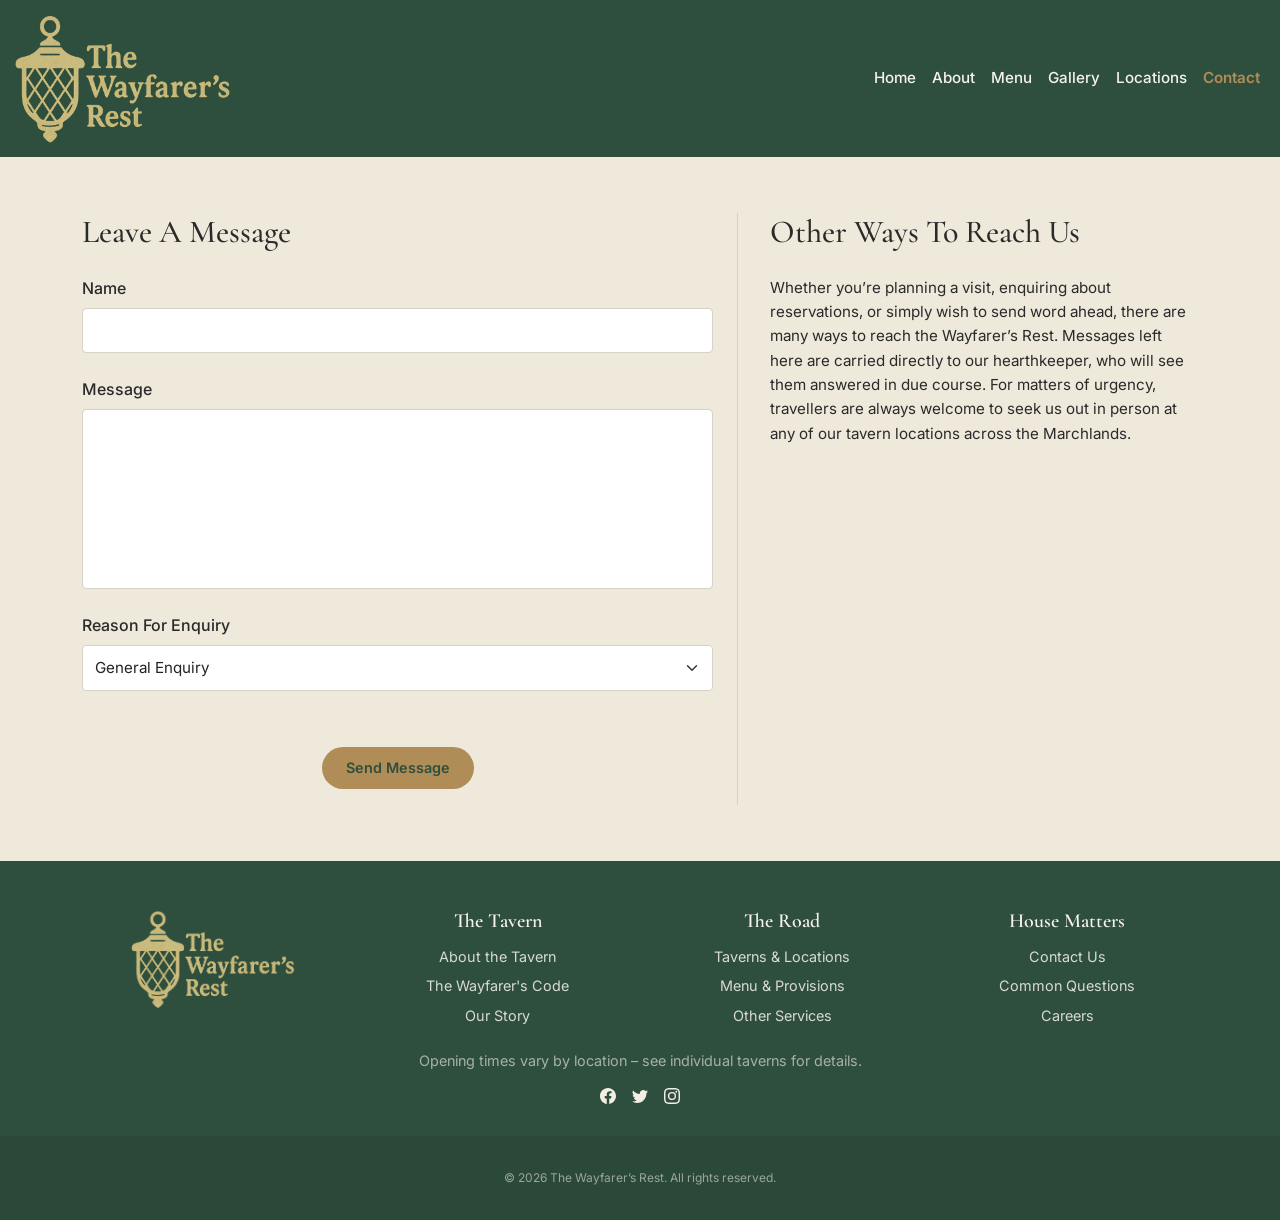
<file: contact.html>
<!DOCTYPE html>
<html lang="en">

<head>
    <meta charset="UTF-8">
    <meta name="viewport" content="width=device-width, initial-scale=1.0">
    <link rel="icon" type="image/png" href="assets/images/favicon/lantern-favicon.png">


    <title>Contact the Wayfarer’s Rest</title>

    <meta name="description" content="Send a message or enquiry to the keepers of the Wayfarer’s Rest.">
    <meta name="keywords" content="contact tavern, fantasy inn contact, fictional business contact page">

    <link href="https://cdn.jsdelivr.net/npm/bootstrap@5.3.8/dist/css/bootstrap.min.css" rel="stylesheet"
        integrity="sha384-sRIl4kxILFvY47J16cr9ZwB07vP4J8+LH7qKQnuqkuIAvNWLzeN8tE5YBujZqJLB" crossorigin="anonymous">

    <link rel="stylesheet" href="assets/css/style.css">
</head>

<body class="d-flex flex-column min-vh-100 contact-page">
    <header>
        <nav class="site-navbar navbar navbar-expand-lg">
            <div class="container-fluid">
                <a class="navbar-brand" href="index.html">
                    <picture>
                        <!--Anything above 576px (mobile portrait) displays full logo-->
                        <source media="(min-width: 576px)"
                            srcset="assets/images/webP/logo-wayfarers-rest-parchment.webp">
                        <img src="assets/images/webP/icon-lantern-parchment.webp" alt="The Wayfarer’s Rest logo">
                    </picture>
                </a>
                <button class="navbar-toggler" type="button" data-bs-toggle="collapse"
                    data-bs-target="#navbarSupportedContent" aria-controls="navbarSupportedContent"
                    aria-expanded="false" aria-label="Toggle navigation">
                    <span class="navbar-toggler-icon"></span>
                </button>
                <div class="collapse navbar-collapse" id="navbarSupportedContent">
                    <ul class="navbar-nav mb-2 mb-lg-0 ms-auto">
                        <li class="nav-item">
                            <a class="nav-link" href="index.html">Home</a>
                        </li>
                        <li class="nav-item dropdown">
                            <a class="nav-link" href="about.html">About</a>
                        </li>
                        <li class="nav-item">
                            <a class="nav-link" href="menu.html">Menu</a>
                        </li>
                        <li class="nav-item">
                            <a class="nav-link" href="gallery.html">Gallery</a>
                        </li>
                        <li class="nav-item">
                            <a class="nav-link" href="locations.html">Locations</a>
                        </li>
                        <li class="nav-item">
                            <a class="nav-link active" aria-current="page" href="contact.html">Contact</a>
                        </li>
                    </ul>
                </div>
            </div>
        </nav>
    </header>
    <main>
        <div class="contact-section-icon" aria-hidden="true">
            <img src="assets/images/icons/icon-lantern-green.svg" alt="">
        </div>
        <section class="contact py-2">
            <div class="container">

                <div class="row g-5">

                    <!-- LEFT: FORM -->
                    <div class="col-12 col-lg-7">

                        <h1 class="h2 mb-4">Leave A Message</h1>

                        <form action="feedback.html" method="GET">

                            <div class="mb-4">
                                <label for="name" class="form-label">Name</label>
                                <input type="text" id="name" name="name" class="form-control" required minlength="2">
                            </div>

                            <div class="mb-4">
                                <label for="message" class="form-label">Message</label>
                                <textarea id="message" name="message" class="form-control" rows="6" required
                                    minlength="10"></textarea>
                            </div>

                            <div class="mb-4">
                                <label for="reason" class="form-label">Reason For Enquiry</label>
                                <select id="reason" name="reason" class="form-select">
                                    <option value="general" selected>General Enquiry</option>
                                    <option value="booking">Book A Table</option>
                                    <option value="locations">Tavern Locations</option>
                                    <option value="code">Tavern Code &amp; Conduct</option>
                                    <option value="other">Other</option>
                                </select>
                            </div>

                            <div class="text-center mt-5 mb-3">
                                <button type="submit" class="btn-primary">
                                    Send Message
                                </button>
                            </div>

                        </form>

                    </div>

                    <!-- RIGHT: INFO -->
                    <div class="col-12 col-lg-5">
                        <div class="contact-section-icon pb-3" aria-hidden="true">
                            <img src="assets/images/icons/icon-lantern-green.svg" alt="" loading="lazy">
                        </div>

                        <h2 class="mb-4">Other Ways To Reach Us</h2>

                        <p class="mb-5">
                            Whether you’re planning a visit, enquiring about reservations, or simply wish to send word
                            ahead, there are many ways to reach the Wayfarer’s Rest. Messages left here are carried
                            directly to our hearthkeeper, who will see them answered in due course. For matters of
                            urgency, travellers are always welcome to seek us out in person at any of our tavern
                            locations across the Marchlands.
                        </p>

                    </div>

                </div>

            </div>
        </section>
    </main>
    <footer class="site-footer">
        <div class="container text-center">

            <div class="row align-items-start">

                <!-- LOGO -->
                <div class="footer-logo col-12 col-lg-3 mb-4 mb-lg-0">
                    <a href="index.html">
                        <picture>
                            <source media="(min-width: 992px)"
                                srcset="assets/images/webP/logo-wayfarers-rest-parchment.webp">
                            <img src="assets/images/webP/logo-wayfarers-rest-footer-stacked.webp"
                                alt="The Wayfarer’s Rest logo">
                        </picture>
                    </a>
                </div>

                <!-- LINKS -->
                <div class="col-12 col-lg-9">
                    <div class="row justify-content-center">

                        <div class="col-12 col-md-4 col-lg-4">
                            <h2 class="h5">The Tavern</h2>
                            <ul>
                                <li><a href="index.html">About the Tavern</a></li>
                                <li><a href="faq.html">The Wayfarer's Code</a></li>
                                <li><a href="about.html">Our Story</a></li>
                            </ul>
                        </div>

                        <div class="col-12 col-md-4 col-lg-4">
                            <h2 class="h5">The Road</h2>
                            <ul>
                                <li><a href="locations.html">Taverns & Locations</a></li>
                                <li><a href="menu.html">Menu & Provisions</a></li>
                                <li><a href="about.html#other-services">Other Services</a></li>
                            </ul>
                        </div>

                        <div class="col-12 col-md-4 col-lg-4">
                            <h2 class="h5">House Matters</h2>
                            <ul>
                                <li><a href="contact.html" aria-current="page">Contact Us</a></li>
                                <li><a href="faq.html#common-questions">Common Questions</a></li>
                                <li><a href="under-construction.html">Careers</a></li>
                            </ul>
                        </div>

                    </div>
                </div>
            </div>

            <p class="footer-hours">
                Opening times vary by location –
                <a href="locations.html">see individual taverns for details</a>.
            </p>

            <div class="footer-social d-flex justify-content-center gap-3">
                <a href="https://www.facebook.com" target="_blank" rel="noopener noreferrer"
                    aria-label="Open Facebook in A New Tab">
                    <img src="assets/images/icons/facebook.svg" alt="Facebook icon" loading="lazy">
                </a>
                <a href="https://twitter.com" target="_blank" rel="noopener noreferrer"
                    aria-label="Open Twitter/X in A New Tab">
                    <img src="assets/images/icons/twitter-x.svg" alt="Twitter/X icon" loading="lazy">
                </a>
                <a href="https://www.instagram.com" target="_blank" rel="noopener noreferrer"
                    aria-label="Open Instagram in A New Tab">
                    <img src="assets/images/icons/instagram.svg" alt="Instagram icon" loading="lazy">
                </a>
            </div>

        </div>

        <div class="footer-copy">
            © 2026 The Wayfarer’s Rest. All rights reserved.
        </div>
    </footer>
    <!--Bootstrap 5 JS-->
    <script src="https://cdn.jsdelivr.net/npm/bootstrap@5.3.8/dist/js/bootstrap.bundle.min.js"
        integrity="sha384-FKyoEForCGlyvwx9Hj09JcYn3nv7wiPVlz7YYwJrWVcXK/BmnVDxM+D2scQbITxI"
        crossorigin="anonymous"></script>
    <script src="assets/js/script.js"></script>
</body>

</html>
</file>
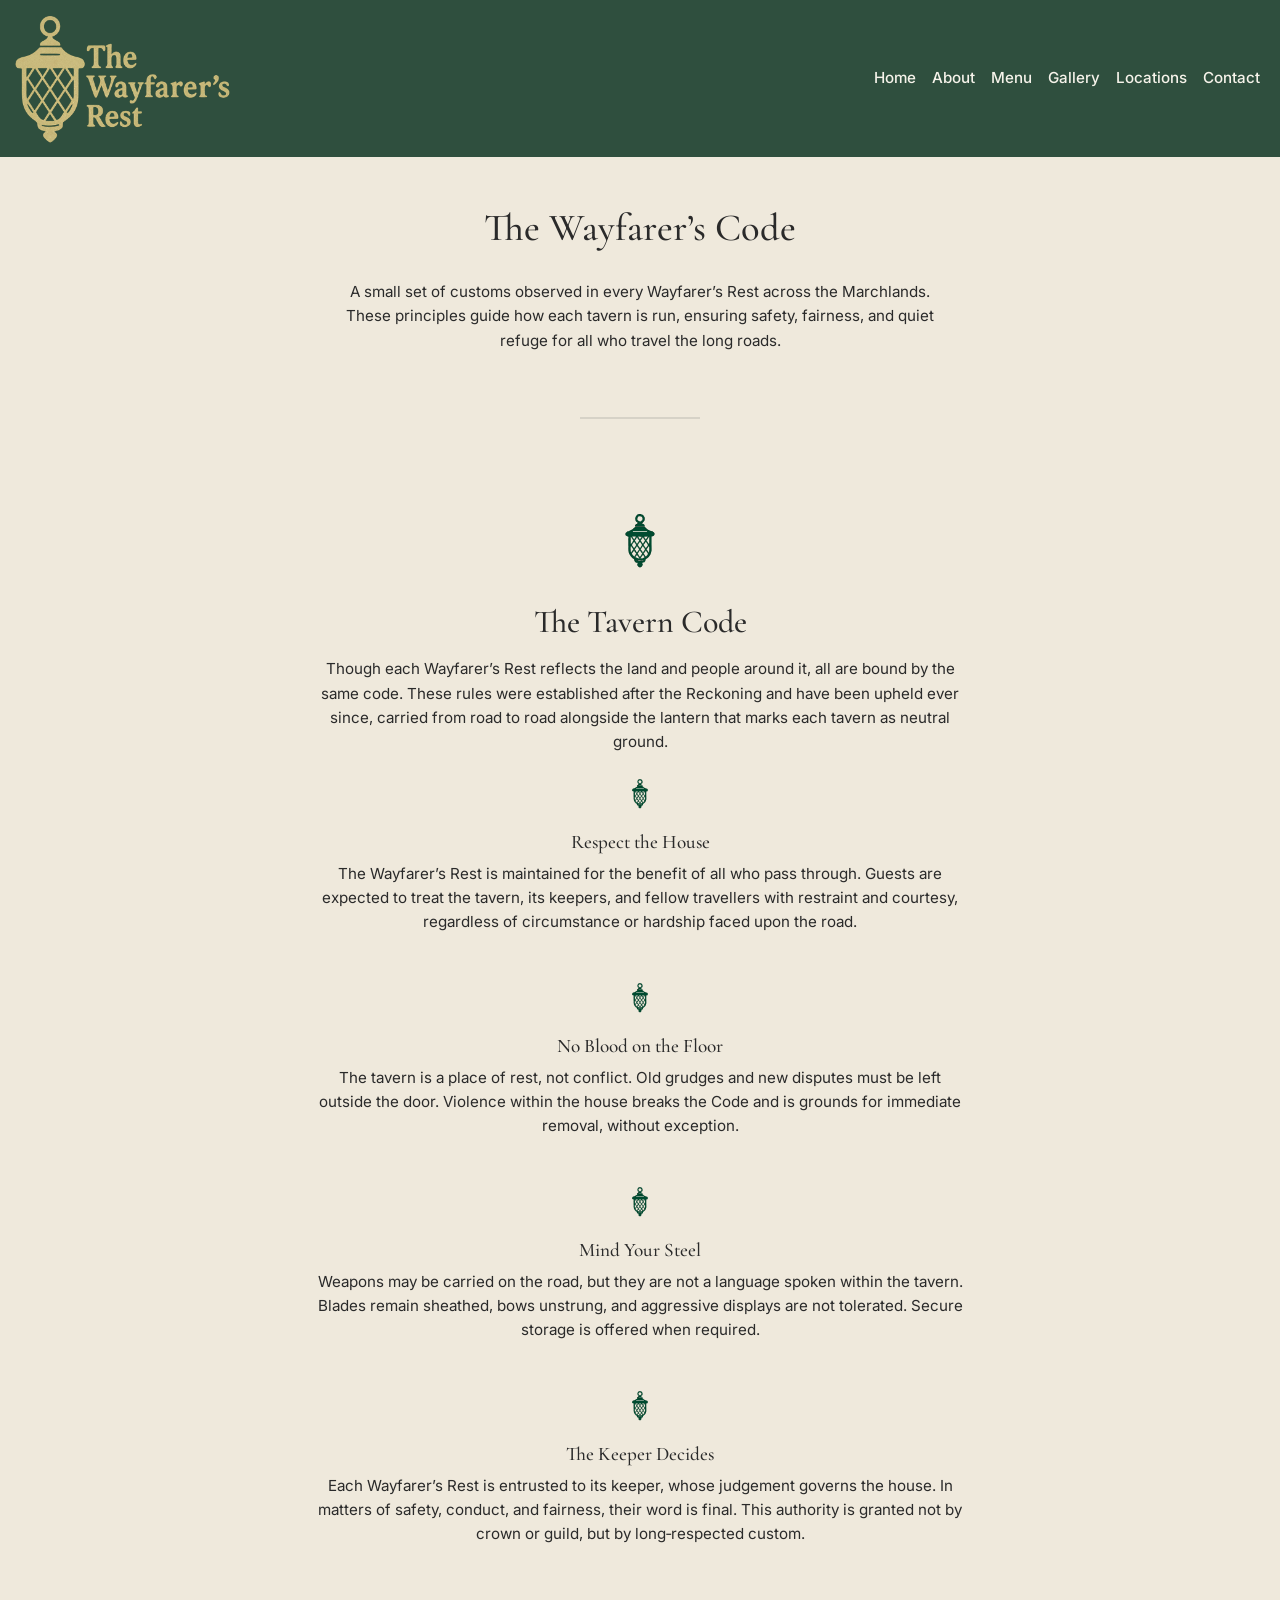
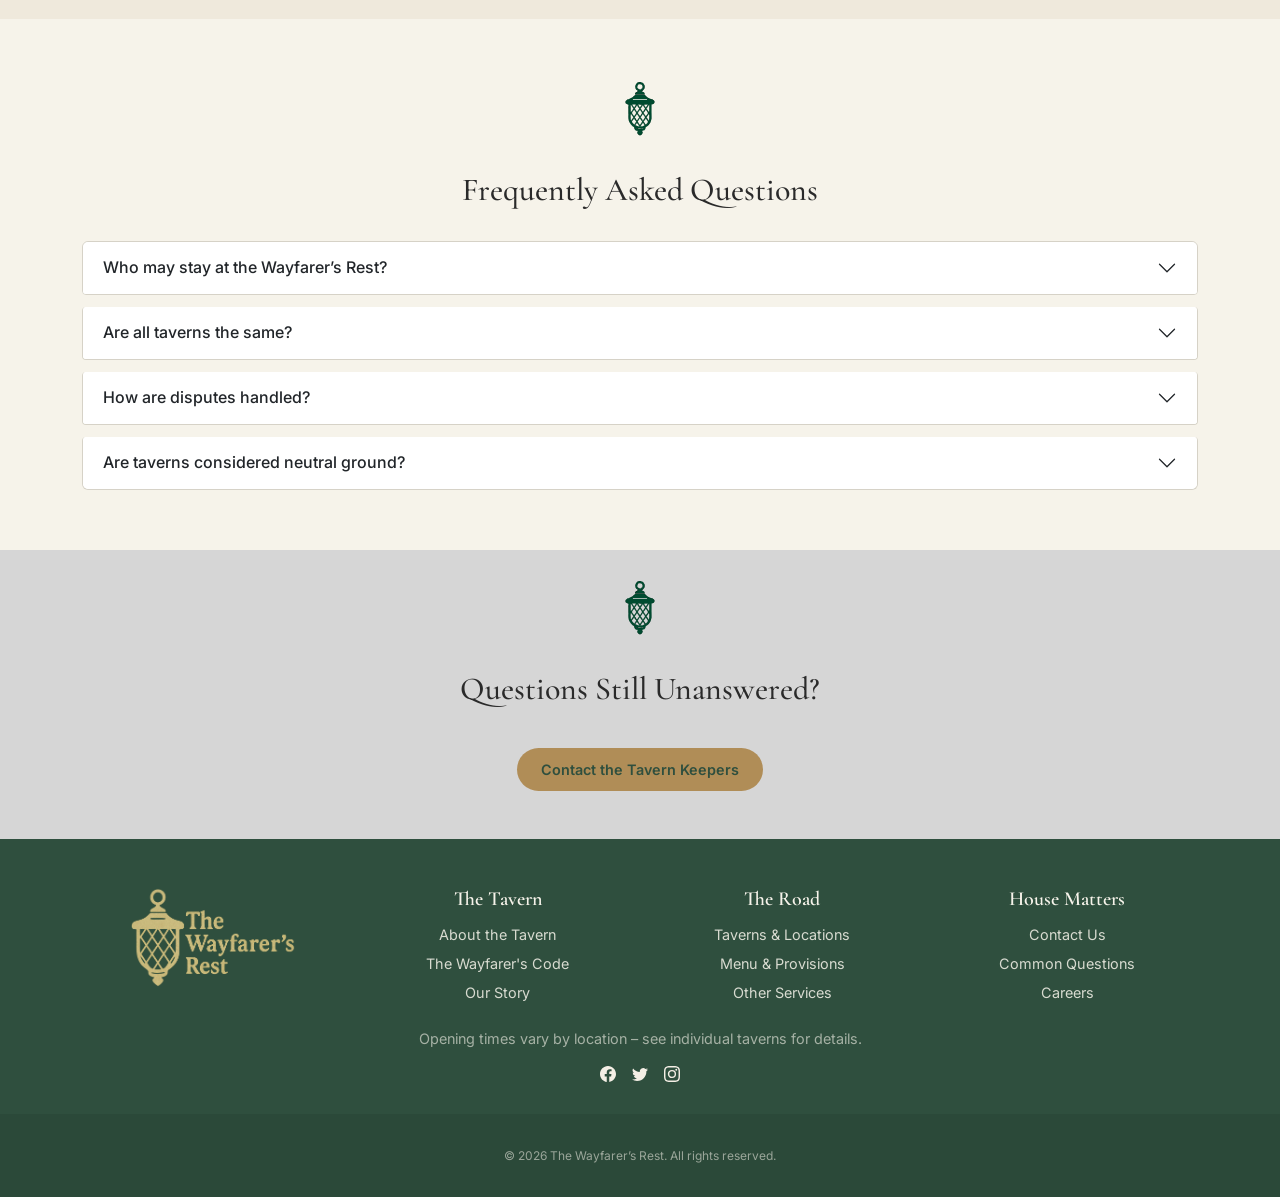
<file: faq.html>
<!DOCTYPE html>
<html lang="en">

<head>
    <meta charset="UTF-8">
    <meta name="viewport" content="width=device-width, initial-scale=1.0">
    <link rel="icon" type="image/png" href="assets/images/favicon/lantern-favicon.png">



    <title>The Wayfarer’s Code | Tavern Customs</title>

    <meta name="description"
        content="Read the Wayfarer’s Code, the customs and rules observed in every Wayfarer’s Rest tavern.">
    <meta name="keywords" content="tavern code, fantasy rules, medieval customs, roleplay tavern rules">

    <link href="https://cdn.jsdelivr.net/npm/bootstrap@5.3.8/dist/css/bootstrap.min.css" rel="stylesheet"
        integrity="sha384-sRIl4kxILFvY47J16cr9ZwB07vP4J8+LH7qKQnuqkuIAvNWLzeN8tE5YBujZqJLB" crossorigin="anonymous">

    <link rel="stylesheet" href="assets/css/style.css">
</head>

<body class="d-flex flex-column min-vh-100">
    <header>
        <nav class="site-navbar navbar navbar-expand-lg">
            <div class="container-fluid">
                <a class="navbar-brand" href="index.html">
                    <picture>
                        <!--Anything above 576px (mobile portrait) displays full logo-->
                        <source media="(min-width: 576px)"
                            srcset="assets/images/webP/logo-wayfarers-rest-parchment.webp">
                        <img src="assets/images/webP/icon-lantern-parchment.webp" alt="The Wayfarer’s Rest logo">
                    </picture>
                </a>
                <button class="navbar-toggler" type="button" data-bs-toggle="collapse"
                    data-bs-target="#navbarSupportedContent" aria-controls="navbarSupportedContent"
                    aria-expanded="false" aria-label="Toggle navigation">
                    <span class="navbar-toggler-icon"></span>
                </button>
                <div class="collapse navbar-collapse" id="navbarSupportedContent">
                    <ul class="navbar-nav mb-2 mb-lg-0 ms-auto">
                        <li class="nav-item">
                            <a class="nav-link" href="index.html">Home</a>
                        </li>
                        <li class="nav-item dropdown">
                            <a class="nav-link" href="about.html">About</a>
                        </li>
                        <li class="nav-item">
                            <a class="nav-link" href="menu.html">Menu</a>
                        </li>
                        <li class="nav-item">
                            <a class="nav-link" href="gallery.html">Gallery</a>
                        </li>
                        <li class="nav-item">
                            <a class="nav-link" href="locations.html">Locations</a>
                        </li>
                        <li class="nav-item">
                            <a class="nav-link" href="contact.html">Contact</a>
                        </li>
                    </ul>
                </div>
            </div>
        </nav>
    </header>
    <main>

        <!-- Page Header -->
        <section class="page-header text-center">
            <div class="container">
                <h1>The Wayfarer’s Code</h1>
                <p>
                    A small set of customs observed in every Wayfarer’s Rest across the Marchlands.
                    These principles guide how each tavern is run, ensuring safety, fairness,
                    and quiet refuge for all who travel the long roads.
                </p>
            </div>
        </section>

        <!-- Divider -->
        <div class="section-break-wrapper">
            <div class="section-break" aria-hidden="true"></div>
        </div>

        <!-- Tavern Code -->
        <section class="tavern-code">
            <div class="container text-center">

                <div class="section-icon section-icon--large" aria-hidden="true">
                    <img src="assets/images/icons/icon-lantern-green.svg" alt="">
                </div>

                <h2 class="section-title">The Tavern Code</h2>

                <p class="section-intro">
                    Though each Wayfarer’s Rest reflects the land and people around it,
                    all are bound by the same code. These rules were established after the
                    Reckoning and have been upheld ever since, carried from road to road
                    alongside the lantern that marks each tavern as neutral ground.
                </p>

                <div class="tavern-rule">
                    <img src="assets/images/icons/icon-lantern-green.svg" alt="" aria-hidden="true" loading="lazy">
                    <h3>Respect the House</h3>
                    <p>
                        The Wayfarer’s Rest is maintained for the benefit of all who pass through.
                        Guests are expected to treat the tavern, its keepers, and fellow travellers
                        with restraint and courtesy, regardless of circumstance or hardship faced
                        upon the road.
                    </p>
                </div>

                <div class="tavern-rule">
                    <img src="assets/images/icons/icon-lantern-green.svg" alt="" aria-hidden="true" loading="lazy">
                    <h3>No Blood on the Floor</h3>
                    <p>
                        The tavern is a place of rest, not conflict. Old grudges and new disputes
                        must be left outside the door. Violence within the house breaks the Code
                        and is grounds for immediate removal, without exception.
                    </p>
                </div>

                <div class="tavern-rule">
                    <img src="assets/images/icons/icon-lantern-green.svg" alt="" aria-hidden="true" loading="lazy">
                    <h3>Mind Your Steel</h3>
                    <p>
                        Weapons may be carried on the road, but they are not a language spoken
                        within the tavern. Blades remain sheathed, bows unstrung, and aggressive
                        displays are not tolerated. Secure storage is offered when required.
                    </p>
                </div>

                <div class="tavern-rule">
                    <img src="assets/images/icons/icon-lantern-green.svg" alt="" aria-hidden="true" loading="lazy">
                    <h3>The Keeper Decides</h3>
                    <p>
                        Each Wayfarer’s Rest is entrusted to its keeper, whose judgement governs
                        the house. In matters of safety, conduct, and fairness, their word is final.
                        This authority is granted not by crown or guild, but by long‑respected custom.
                    </p>
                </div>

            </div>
        </section>

        <!-- FAQ -->
        <section class="faq" id="common-questions">
            <div class="container">

                <div class="section-icon section-icon--large" aria-hidden="true">
                    <img src="assets/images/icons/icon-lantern-green.svg" alt="" loading="lazy">
                </div>

                <h2 class="section-title text-center">Frequently Asked Questions</h2>

                <div class="accordion" id="faqAccordion">

                    <div class="accordion-item">
                        <h3 class="accordion-header">
                            <button class="accordion-button collapsed" type="button" data-bs-toggle="collapse"
                                data-bs-target="#faq1">
                                Who may stay at the Wayfarer’s Rest?
                            </button>
                        </h3>
                        <div id="faq1" class="accordion-collapse collapse">
                            <div class="accordion-body">
                                Any traveller who arrives in peace and agrees to uphold the
                                Tavern Code is welcome. Name, origin, and allegiance are left
                                unspoken unless the traveller wishes otherwise.
                            </div>
                        </div>
                    </div>

                    <div class="accordion-item">
                        <h3 class="accordion-header">
                            <button class="accordion-button collapsed" type="button" data-bs-toggle="collapse"
                                data-bs-target="#faq2">
                                Are all taverns the same?
                            </button>
                        </h3>
                        <div id="faq2" class="accordion-collapse collapse">
                            <div class="accordion-body">
                                No two Wayfarer’s Rest locations are identical. Each reflects
                                its surroundings, supplies, and local customs, but the standards
                                of safety, neutrality, and hospitality remain constant throughout
                                the realm.
                            </div>
                        </div>
                    </div>

                    <div class="accordion-item">
                        <h3 class="accordion-header">
                            <button class="accordion-button collapsed" type="button" data-bs-toggle="collapse"
                                data-bs-target="#faq3">
                                How are disputes handled?
                            </button>
                        </h3>
                        <div id="faq3" class="accordion-collapse collapse">
                            <div class="accordion-body">
                                Minor disagreements are settled quietly by staff where possible.
                                If tempers rise, those involved are asked to step outside the
                                tavern walls. The peace of the house always takes priority.
                            </div>
                        </div>
                    </div>

                    <div class="accordion-item">
                        <h3 class="accordion-header">
                            <button class="accordion-button collapsed" type="button" data-bs-toggle="collapse"
                                data-bs-target="#faq4">
                                Are taverns considered neutral ground?
                            </button>
                        </h3>
                        <div id="faq4" class="accordion-collapse collapse">
                            <div class="accordion-body">
                                Yes. Within a Wayfarer’s Rest, no crown, guild, or faction
                                carries authority. All who enter beneath the lantern are afforded
                                the same standing.
                            </div>
                        </div>
                    </div>

                </div>

            </div>
        </section>

        <!-- CTA -->

        <section class="code-cta text-center pt-3">
            <div class="container">
                <div class="section-icon section-icon--large" aria-hidden="true">
                    <img src="assets/images/icons/icon-lantern-green.svg" alt="">
                </div>
                <h2 class="pb-4">Questions Still Unanswered?</h2>
                <a href="contact.html" class="btn-primary">
                    Contact the Tavern Keepers
                </a>
            </div>
        </section>

    </main>
    <footer class="site-footer">
        <div class="container text-center">

            <div class="row align-items-start">

                <!-- LOGO -->
                <div class="footer-logo col-12 col-lg-3 mb-4 mb-lg-0">
                    <a href="index.html">
                        <picture>
                            <source media="(min-width: 992px)"
                                srcset="assets/images/webP/logo-wayfarers-rest-parchment.webp">
                            <img src="assets/images/webP/logo-wayfarers-rest-footer-stacked.webp"
                                alt="The Wayfarer’s Rest logo">
                        </picture>
                    </a>
                </div>

                <!-- LINKS -->
                <div class="col-12 col-lg-9">
                    <div class="row justify-content-center">

                        <div class="col-12 col-md-4 col-lg-4">
                            <h2 class="h5">The Tavern</h2>
                            <ul>
                                <li><a href="index.html">About the Tavern</a></li>
                                <li><a href="faq.html" aria-current="page">The Wayfarer's Code</a></li>
                                <li><a href="about.html">Our Story</a></li>
                            </ul>
                        </div>

                        <div class="col-12 col-md-4 col-lg-4">
                            <h2 class="h5">The Road</h2>
                            <ul>
                                <li><a href="locations.html">Taverns & Locations</a></li>
                                <li><a href="menu.html">Menu & Provisions</a></li>
                                <li><a href="about.html#other-services">Other Services</a></li>
                            </ul>
                        </div>

                        <div class="col-12 col-md-4 col-lg-4">
                            <h2 class="h5">House Matters</h2>
                            <ul>
                                <li><a href="contact.html">Contact Us</a></li>
                                <li><a href="faq.html#common-questions" aria-current="true">Common Questions</a></li>
                                <li><a href="under-construction.html">Careers</a></li>
                            </ul>
                        </div>

                    </div>
                </div>
            </div>

            <p class="footer-hours">
                Opening times vary by location –
                <a href="locations.html">see individual taverns for details</a>.
            </p>

            <div class="footer-social d-flex justify-content-center gap-3">
                <a href="https://www.facebook.com" target="_blank" rel="noopener noreferrer"
                    aria-label="Open Facebook in A New Tab">
                    <img src="assets/images/icons/facebook.svg" alt="Facebook icon" loading="lazy">
                </a>
                <a href="https://twitter.com" target="_blank" rel="noopener noreferrer"
                    aria-label="Open Twitter/X in A New Tab">
                    <img src="assets/images/icons/twitter-x.svg" alt="Twitter/X icon" loading="lazy">
                </a>
                <a href="https://www.instagram.com" target="_blank" rel="noopener noreferrer"
                    aria-label="Open Instagram in A New Tab">
                    <img src="assets/images/icons/instagram.svg" alt="Instagram icon" loading="lazy">
                </a>
            </div>

        </div>

        <div class="footer-copy">
            © 2026 The Wayfarer’s Rest. All rights reserved.
        </div>
    </footer>
    <!--Bootstrap 5 JS-->
    <script src="https://cdn.jsdelivr.net/npm/bootstrap@5.3.8/dist/js/bootstrap.bundle.min.js"
        integrity="sha384-FKyoEForCGlyvwx9Hj09JcYn3nv7wiPVlz7YYwJrWVcXK/BmnVDxM+D2scQbITxI"
        crossorigin="anonymous"></script>
    <script src="assets/js/script.js"></script>
</body>

</html>
</file>
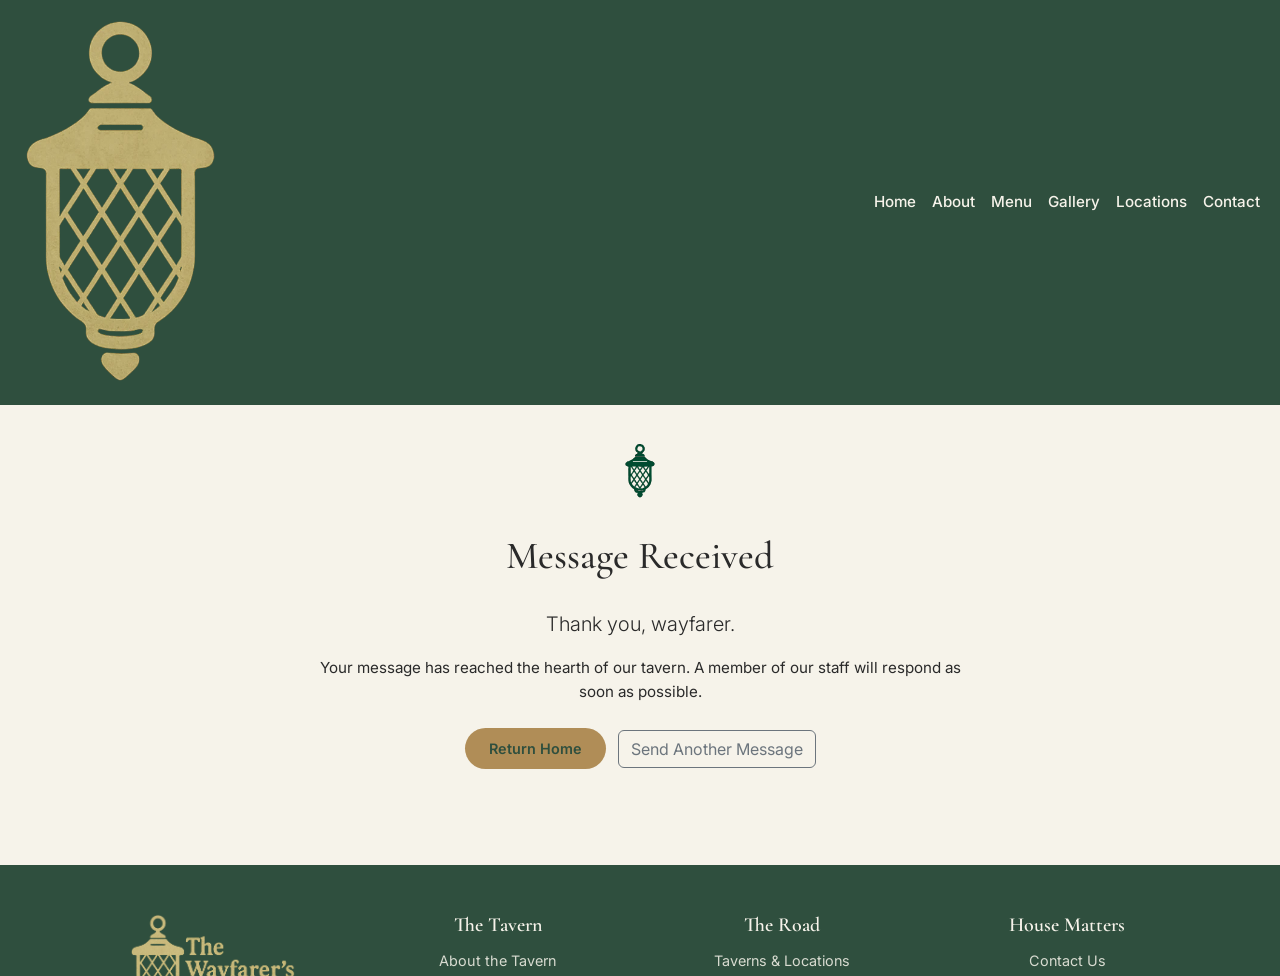
<file: feedback.html>
<!DOCTYPE html>
<html lang="en">

<head>
    <meta charset="UTF-8">
    <meta name="viewport" content="width=device-width, initial-scale=1.0">
    <link rel="icon" type="image/png" href="assets/images/favicon/lantern-favicon.png">



    <title>Message Received | The Wayfarer’s Rest</title>

    <meta name="description" content="Confirmation message showing that your enquiry has been successfully sent.">
    <meta name="keywords" content="contact confirmation, message received, fictional business website">

    <link href="https://cdn.jsdelivr.net/npm/bootstrap@5.3.8/dist/css/bootstrap.min.css" rel="stylesheet"
        integrity="sha384-sRIl4kxILFvY47J16cr9ZwB07vP4J8+LH7qKQnuqkuIAvNWLzeN8tE5YBujZqJLB" crossorigin="anonymous">

    <link rel="stylesheet" href="assets/css/style.css">
</head>

<body class="d-flex flex-column min-vh-100">
    <header>
        <nav class="site-navbar navbar navbar-expand-lg">
            <div class="container-fluid">
                <a class="navbar-brand" href="index.html">
                    <picture>
                        <!--Anything above 576px (mobile portrait) displays full logo-->
                        <source media="(min-width: 576px)"
                            srcset="assets/images/webP/logo-wayfarers-rest-parchment.webp">
                        <img src="assets/images/webP/icon-lantern-parchment.webp" alt="The Wayfarer’s Rest logo">
                    </picture>
                </a>
                <button class="navbar-toggler" type="button" data-bs-toggle="collapse"
                    data-bs-target="#navbarSupportedContent" aria-controls="navbarSupportedContent"
                    aria-expanded="false" aria-label="Toggle navigation">
                    <span class="navbar-toggler-icon"></span>
                </button>
                <div class="collapse navbar-collapse" id="navbarSupportedContent">
                    <ul class="navbar-nav mb-2 mb-lg-0 ms-auto">
                        <li class="nav-item">
                            <a class="nav-link" href="index.html">Home</a>
                        </li>
                        <li class="nav-item dropdown">
                            <a class="nav-link" href="about.html">About</a>
                        </li>
                        <li class="nav-item">
                            <a class="nav-link" href="menu.html">Menu</a>
                        </li>
                        <li class="nav-item">
                            <a class="nav-link" href="gallery.html">Gallery</a>
                        </li>
                        <li class="nav-item">
                            <a class="nav-link" href="locations.html">Locations</a>
                        </li>
                        <li class="nav-item">
                            <a class="nav-link" href="contact.html">Contact</a>
                        </li>
                    </ul>
                </div>
            </div>
        </nav>
    </header>

    <main class="flex-grow-1 d-flex align-items-center">

        <section class="feedback-page w-100 pb-5 pt-4">
            <div class="container text-center">

                <!-- ICON -->
                <div class="section-icon--large d-flex justify-content-center mb-3" aria-hidden="true">
                    <img src="assets/images/icons/icon-lantern-green.svg" alt="">
                </div>

                <!-- MESSAGE CARD -->
                <div class="feedback-card mx-auto">

                    <h1>Message Received</h1>

                    <p class="lead">
                        Thank you, wayfarer.
                    </p>

                    <p>
                        Your message has reached the hearth of our tavern.
                        A member of our staff will respond as soon as possible.
                    </p>

                    <div class="feedback-actions mt-4">
                        <a href="index.html" class="btn btn-primary me-2">
                            Return Home
                        </a>
                        <a href="contact.html" class="btn btn-outline-secondary">
                            Send Another Message
                        </a>
                    </div>

                </div>
            </div>
        </section>

    </main>
    <footer class="site-footer mt-5">
        <div class="container text-center">

            <div class="row align-items-start">

                <!-- LOGO -->
                <div class="footer-logo col-12 col-lg-3 mb-4 mb-lg-0">
                    <a href="index.html">
                        <picture>
                            <source media="(min-width: 992px)" srcset="assets/images/webP/logo-wayfarers-rest-parchment.webp">
                            <img src="assets/images/webP/logo-wayfarers-rest-footer-stacked.webp"
                                alt="The Wayfarer’s Rest logo">
                        </picture>
                    </a>
                </div>

                <!-- LINKS -->
                <div class="col-12 col-lg-9">
                    <div class="row justify-content-center">

                        <div class="col-12 col-md-4 col-lg-4">
                            <h2 class="h5">The Tavern</h2>
                            <ul>
                                <li><a href="index.html">About the Tavern</a></li>
                                <li><a href="faq.html">The Wayfarer's Code</a></li>
                                <li><a href="about.html">Our Story</a></li>
                            </ul>
                        </div>

                        <div class="col-12 col-md-4 col-lg-4">
                            <h2 class="h5">The Road</h2>
                            <ul>
                                <li><a href="locations.html">Taverns & Locations</a></li>
                                <li><a href="menu.html">Menu & Provisions</a></li>
                                <li><a href="about.html#other-services">Other Services</a></li>
                            </ul>
                        </div>

                        <div class="col-12 col-md-4 col-lg-4">
                            <h2 class="h5">House Matters</h2>
                            <ul>
                                <li><a href="contact.html">Contact Us</a></li>
                                <li><a href="faq.html#common-questions">Common Questions</a></li>
                                <li><a href="under-construction.html">Careers</a></li>
                            </ul>
                        </div>

                    </div>
                </div>
            </div>

            <p class="footer-hours">
                Opening times vary by location –
                <a href="locations.html">see individual taverns for details</a>.
            </p>

            <div class="footer-social d-flex justify-content-center gap-3">
                <a href="https://www.facebook.com" target="_blank" rel="noopener noreferrer"
                    aria-label="Open Facebook in A New Tab">
                    <img src="assets/images/icons/facebook.svg" alt="Facebook icon" loading="lazy">
                </a>
                <a href="https://twitter.com" target="_blank" rel="noopener noreferrer"
                    aria-label="Open Twitter/X in A New Tab">
                    <img src="assets/images/icons/twitter-x.svg" alt="Twitter/X icon" loading="lazy">
                </a>
                <a href="https://www.instagram.com" target="_blank" rel="noopener noreferrer"
                    aria-label="Open Instagram in A New Tab">
                    <img src="assets/images/icons/instagram.svg" alt="Instagram icon" loading="lazy">
                </a>
            </div>

        </div>

        <div class="footer-copy">
            © 2026 The Wayfarer’s Rest. All rights reserved.
        </div>
    </footer>
    <!--Bootstrap 5 JS-->
    <script src="https://cdn.jsdelivr.net/npm/bootstrap@5.3.8/dist/js/bootstrap.bundle.min.js"
        integrity="sha384-FKyoEForCGlyvwx9Hj09JcYn3nv7wiPVlz7YYwJrWVcXK/BmnVDxM+D2scQbITxI"
        crossorigin="anonymous"></script>
    <script src="assets/js/script.js"></script>
</body>

</html>
</file>
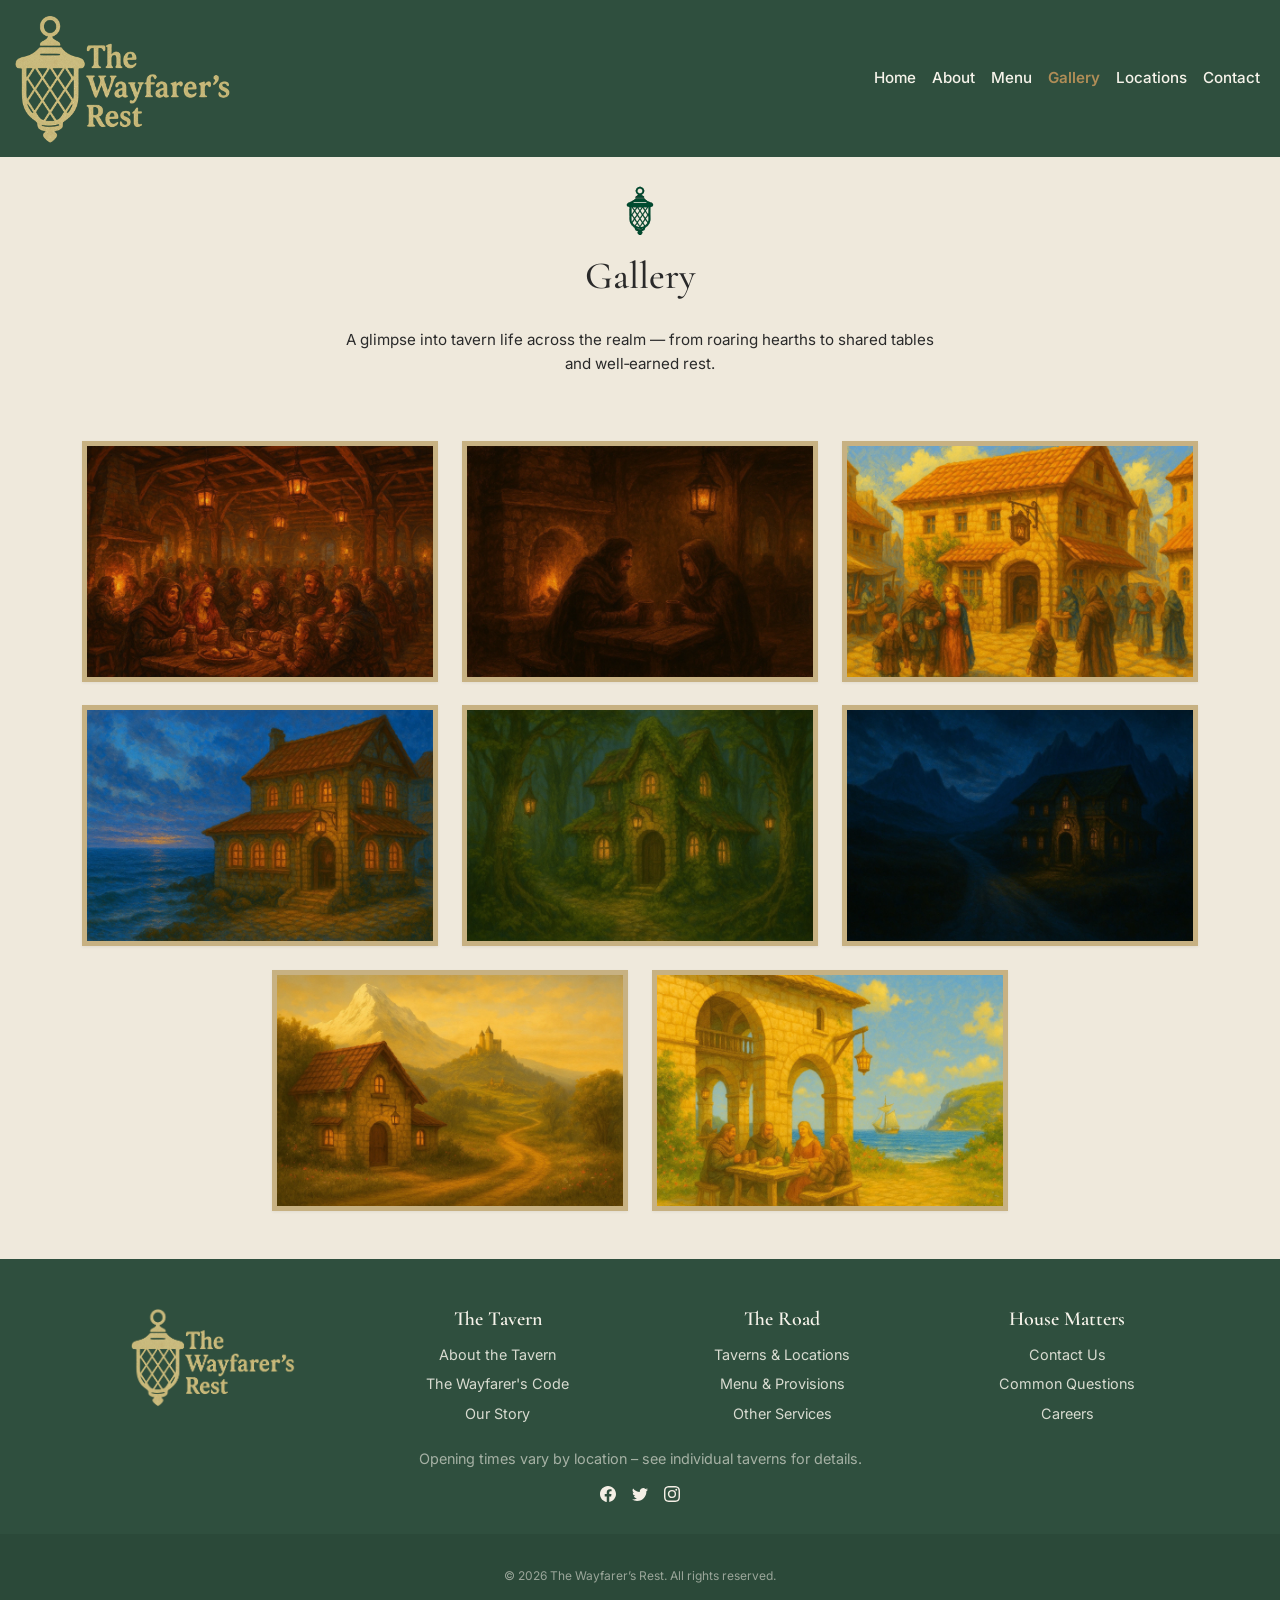
<file: gallery.html>
<!DOCTYPE html>
<html lang="en">

<head>
    <meta charset="UTF-8">
    <meta name="viewport" content="width=device-width, initial-scale=1.0">
    <link rel="icon" type="image/png" href="assets/images/favicon/lantern-favicon.png">



    <title>Gallery | Inside the Wayfarer’s Rest</title>

    <meta name="description"
        content="Browse images of tavern life across the realm, from roaring hearths to quiet roadside inns.">
    <meta name="keywords" content="fantasy tavern gallery, medieval inn images, fantasy environments">

    <link href="https://cdn.jsdelivr.net/npm/bootstrap@5.3.8/dist/css/bootstrap.min.css" rel="stylesheet"
        integrity="sha384-sRIl4kxILFvY47J16cr9ZwB07vP4J8+LH7qKQnuqkuIAvNWLzeN8tE5YBujZqJLB" crossorigin="anonymous">

    <link rel="stylesheet" href="assets/css/style.css">
</head>

<body class="d-flex flex-column min-vh-100 gallery-page">
    <header>
        <nav class="site-navbar navbar navbar-expand-lg">
            <div class="container-fluid">
                <a class="navbar-brand" href="index.html">
                    <picture>
                        <!--Anything above 576px (mobile portrait) displays full logo-->
                        <source media="(min-width: 576px)"
                            srcset="assets/images/webP/logo-wayfarers-rest-parchment.webp">
                        <img src="assets/images/webP/icon-lantern-parchment.webp" alt="The Wayfarer’s Rest logo">
                    </picture>
                </a>
                <button class="navbar-toggler" type="button" data-bs-toggle="collapse"
                    data-bs-target="#navbarSupportedContent" aria-controls="navbarSupportedContent"
                    aria-expanded="false" aria-label="Toggle navigation">
                    <span class="navbar-toggler-icon"></span>
                </button>
                <div class="collapse navbar-collapse" id="navbarSupportedContent">
                    <ul class="navbar-nav mb-2 mb-lg-0 ms-auto">
                        <li class="nav-item">
                            <a class="nav-link" href="index.html">Home</a>
                        </li>
                        <li class="nav-item dropdown">
                            <a class="nav-link" href="about.html">About</a>
                        </li>
                        <li class="nav-item">
                            <a class="nav-link" href="menu.html">Menu</a>
                        </li>
                        <li class="nav-item">
                            <a class="nav-link active" aria-current="page" href="gallery.html">Gallery</a>
                        </li>
                        <li class="nav-item">
                            <a class="nav-link" href="locations.html">Locations</a>
                        </li>
                        <li class="nav-item">
                            <a class="nav-link" href="contact.html">Contact</a>
                        </li>
                    </ul>
                </div>
            </div>
        </nav>
    </header>
    <main class="mb-0">

        <div class="gallery-section-icon" aria-hidden="true">
            <img src="assets/images/icons/icon-lantern-green.svg" alt="">
        </div>
        <!-- Page Header (no background image) -->
        <section class="page-header text-center">
            <div class="container">
                <h1 class="reveal">Gallery</h1>
                <p class="reveal-sub delay-1">
                    A glimpse into tavern life across the realm — from roaring hearths
                    to shared tables and well‑earned rest.
                </p>
            </div>
        </section>

        <!-- Gallery Section -->
        <section class="gallery">
            <h2 class="visually-hidden">Gallery images</h2>
            <div class="container">

                <div class="row g-4 justify-content-center">

                    <!-- Gallery Item -->
                    <div class="col-12 col-sm-6 col-lg-4 gallery-item">
                        <img src="assets/images/webP/gallery-image-01.webp" class="reveal delay-2"
                            alt="Busy tavern hall filled with travellers seated at long wooden tables, sharing food and drink beneath timber beams and hanging lanterns in warm firelight.">
                    </div>

                    <div class="col-12 col-sm-6 col-lg-4 gallery-item">
                        <img src="assets/images/webP/gallery-image-02.webp" class="reveal delay-2"
                            alt="Two travellers seated at a stone table inside a quiet tavern, sharing drinks by the light of a fireplace and a hanging lantern.">
                    </div>

                    <div class="col-12 col-sm-6 col-lg-4 gallery-item">
                        <img src="assets/images/webP/gallery-image-03.webp" class="reveal delay-2"
                            alt="Stone tavern building in a town square with lantern hanging above the entrance, as townsfolk gather and walk past under daylight skies.">
                    </div>

                    <div class="col-12 col-sm-6 col-lg-4 gallery-item">
                        <img src="assets/images/webP/gallery-image-04.webp" class="reveal delay-2"
                            alt="Stone coastal tavern with glowing windows standing beside the sea at dusk, lantern hanging above the entrance as waves rest against the shore under darkening skies.">
                    </div>

                    <div class="col-12 col-sm-6 col-lg-4 gallery-item">
                        <img src="assets/images/webP/gallery-image-05.webp" class="reveal delay-2"
                            alt="Moss‑covered woodland tavern with glowing windows nestled among tall trees at night, lantern hanging above the doorway in a quiet forest clearing.">
                    </div>

                    <div class="col-12 col-sm-6 col-lg-4 gallery-item">
                        <img src="assets/images/webP/gallery-image-06.webp" class="reveal delay-2"
                            alt="Remote roadside tavern with glowing windows standing alone along a winding path beneath dark mountains and a cloudy night sky.">

                    </div>
                    <div class="col-12 col-sm-6 col-lg-4 gallery-item">
                        <img src="assets/images/webP/gallery-image-07.webp" class="reveal delay-2"
                            alt="Small stone roadside tavern beside a winding path through green hills, with warm light glowing from the windows and a distant castle set against mountains under golden daylight.">
                    </div>

                    <div class="col-12 col-sm-6 col-lg-4 gallery-item">
                        <img src="assets/images/webP/gallery-image-08.webp" class="reveal delay-2"
                            alt="Small stone roadside tavern beside a winding path through green hills, with warm light glowing from the windows and a distant castle set against mountains under golden daylight.">
                    </div>
                </div>
            </div>
        </section>

    </main>

    <footer class="site-footer">
        <div class="container text-center">

            <div class="row align-items-start">

                <!-- LOGO -->
                <div class="footer-logo col-12 col-lg-3 mb-4 mb-lg-0">
                    <a href="index.html">
                        <picture>
                            <source media="(min-width: 992px)"
                                srcset="assets/images/webP/logo-wayfarers-rest-parchment.webp">
                            <img src="assets/images/webP/logo-wayfarers-rest-footer-stacked.webp"
                                alt="The Wayfarer’s Rest logo">
                        </picture>
                    </a>
                </div>

                <!-- LINKS -->
                <div class="col-12 col-lg-9">
                    <div class="row justify-content-center">

                        <div class="col-12 col-md-4 col-lg-4">
                            <h2 class="h5">The Tavern</h2>
                            <ul>
                                <li><a href="index.html">About the Tavern</a></li>
                                <li><a href="faq.html">The Wayfarer's Code</a></li>
                                <li><a href="about.html">Our Story</a></li>
                            </ul>
                        </div>

                        <div class="col-12 col-md-4 col-lg-4">
                            <h2 class="h5">The Road</h2>
                            <ul>
                                <li><a href="locations.html">Taverns & Locations</a></li>
                                <li><a href="menu.html">Menu & Provisions</a></li>
                                <li><a href="about.html#other-services">Other Services</a></li>
                            </ul>
                        </div>

                        <div class="col-12 col-md-4 col-lg-4">
                            <h2 class="h5">House Matters</h2>
                            <ul>
                                <li><a href="contact.html">Contact Us</a></li>
                                <li><a href="faq.html#common-questions">Common Questions</a></li>
                                <li><a href="under-construction.html">Careers</a></li>
                            </ul>
                        </div>

                    </div>
                </div>
            </div>

            <p class="footer-hours">
                Opening times vary by location –
                <a href="locations.html">see individual taverns for details</a>.
            </p>

            <div class="footer-social d-flex justify-content-center gap-3">
                <a href="https://www.facebook.com" target="_blank" rel="noopener noreferrer"
                    aria-label="Open Facebook in A New Tab">
                    <img src="assets/images/icons/facebook.svg" alt="Facebook icon" loading="lazy">
                </a>
                <a href="https://twitter.com" target="_blank" rel="noopener noreferrer"
                    aria-label="Open Twitter/X in A New Tab">
                    <img src="assets/images/icons/twitter-x.svg" alt="Twitter/X icon" loading="lazy">
                </a>
                <a href="https://www.instagram.com" target="_blank" rel="noopener noreferrer"
                    aria-label="Open Instagram in A New Tab">
                    <img src="assets/images/icons/instagram.svg" alt="Instagram icon" loading="lazy">
                </a>
            </div>

        </div>

        <div class="footer-copy">
            © 2026 The Wayfarer’s Rest. All rights reserved.
        </div>
    </footer>
    <!--Bootstrap 5 JS-->
    <script src="https://cdn.jsdelivr.net/npm/bootstrap@5.3.8/dist/js/bootstrap.bundle.min.js"
        integrity="sha384-FKyoEForCGlyvwx9Hj09JcYn3nv7wiPVlz7YYwJrWVcXK/BmnVDxM+D2scQbITxI"
        crossorigin="anonymous"></script>
    <script src="assets/js/script.js"></script>
</body>

</html>
</file>
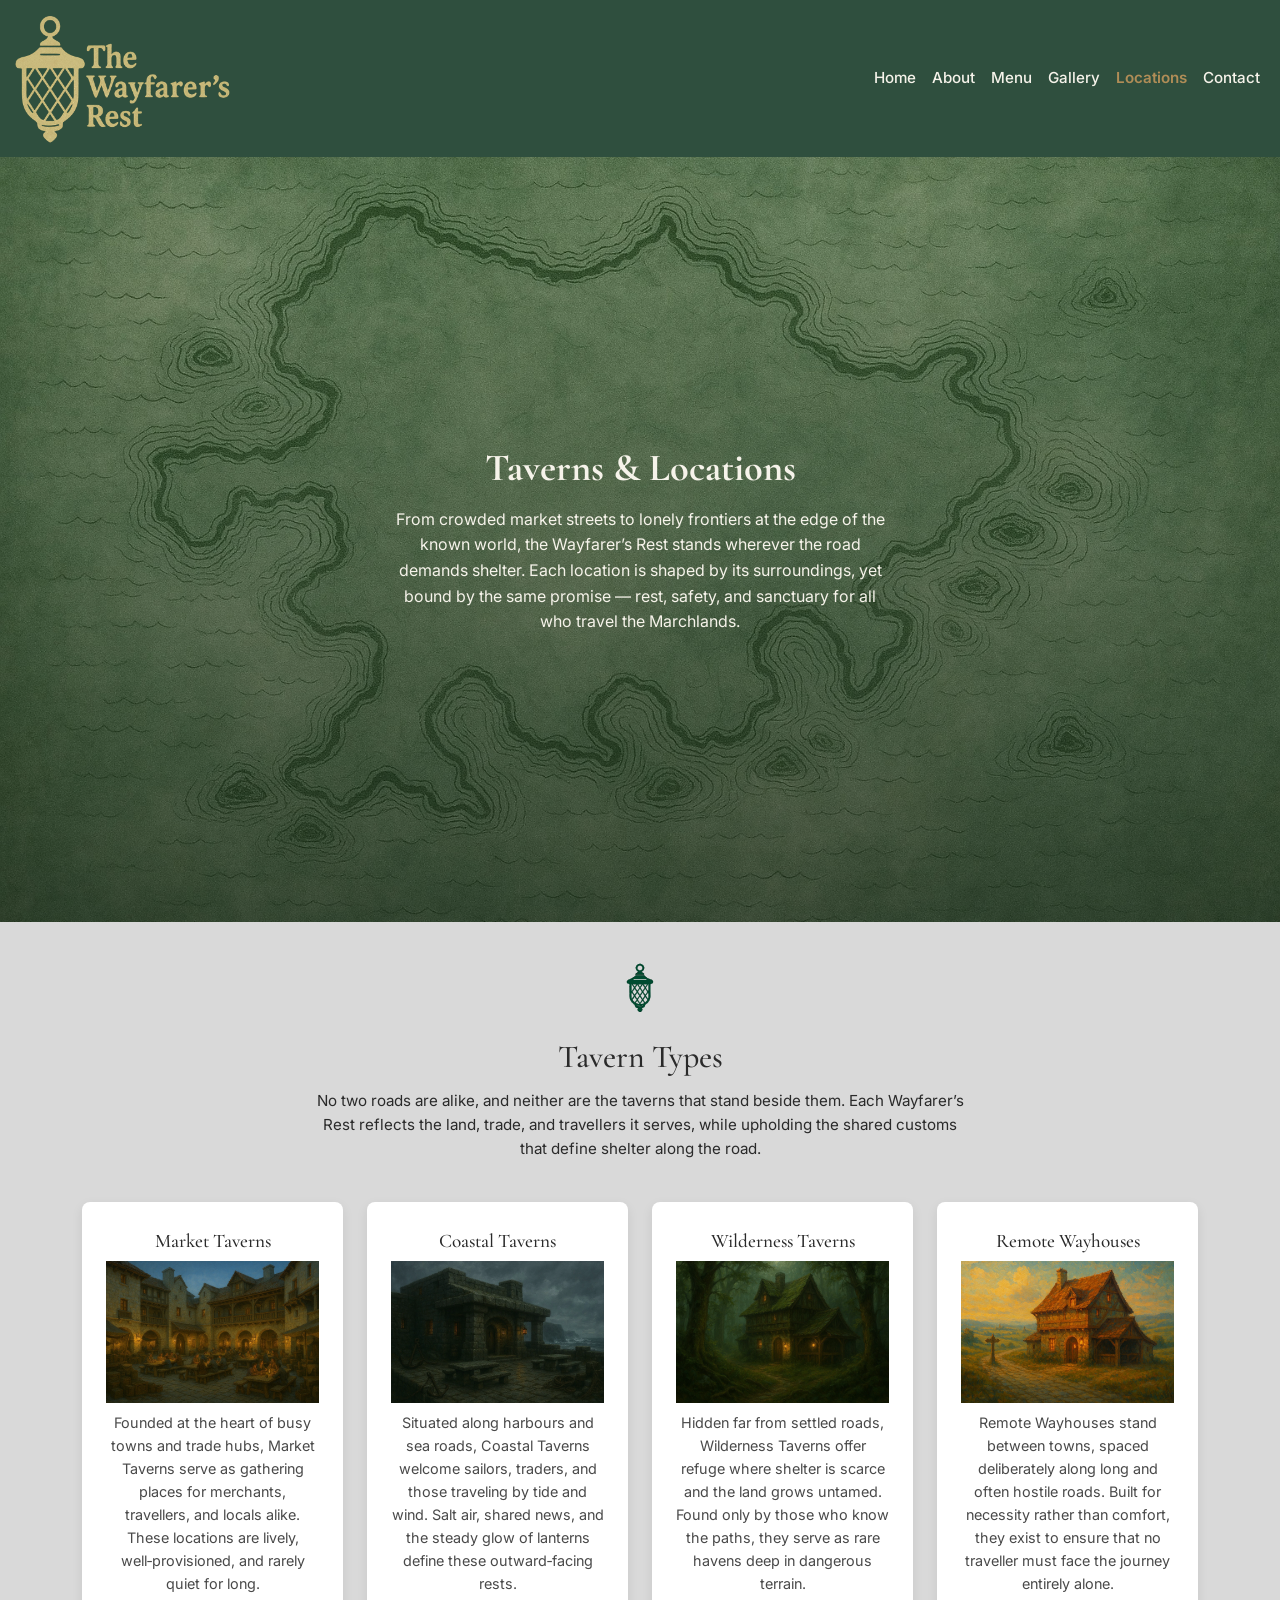
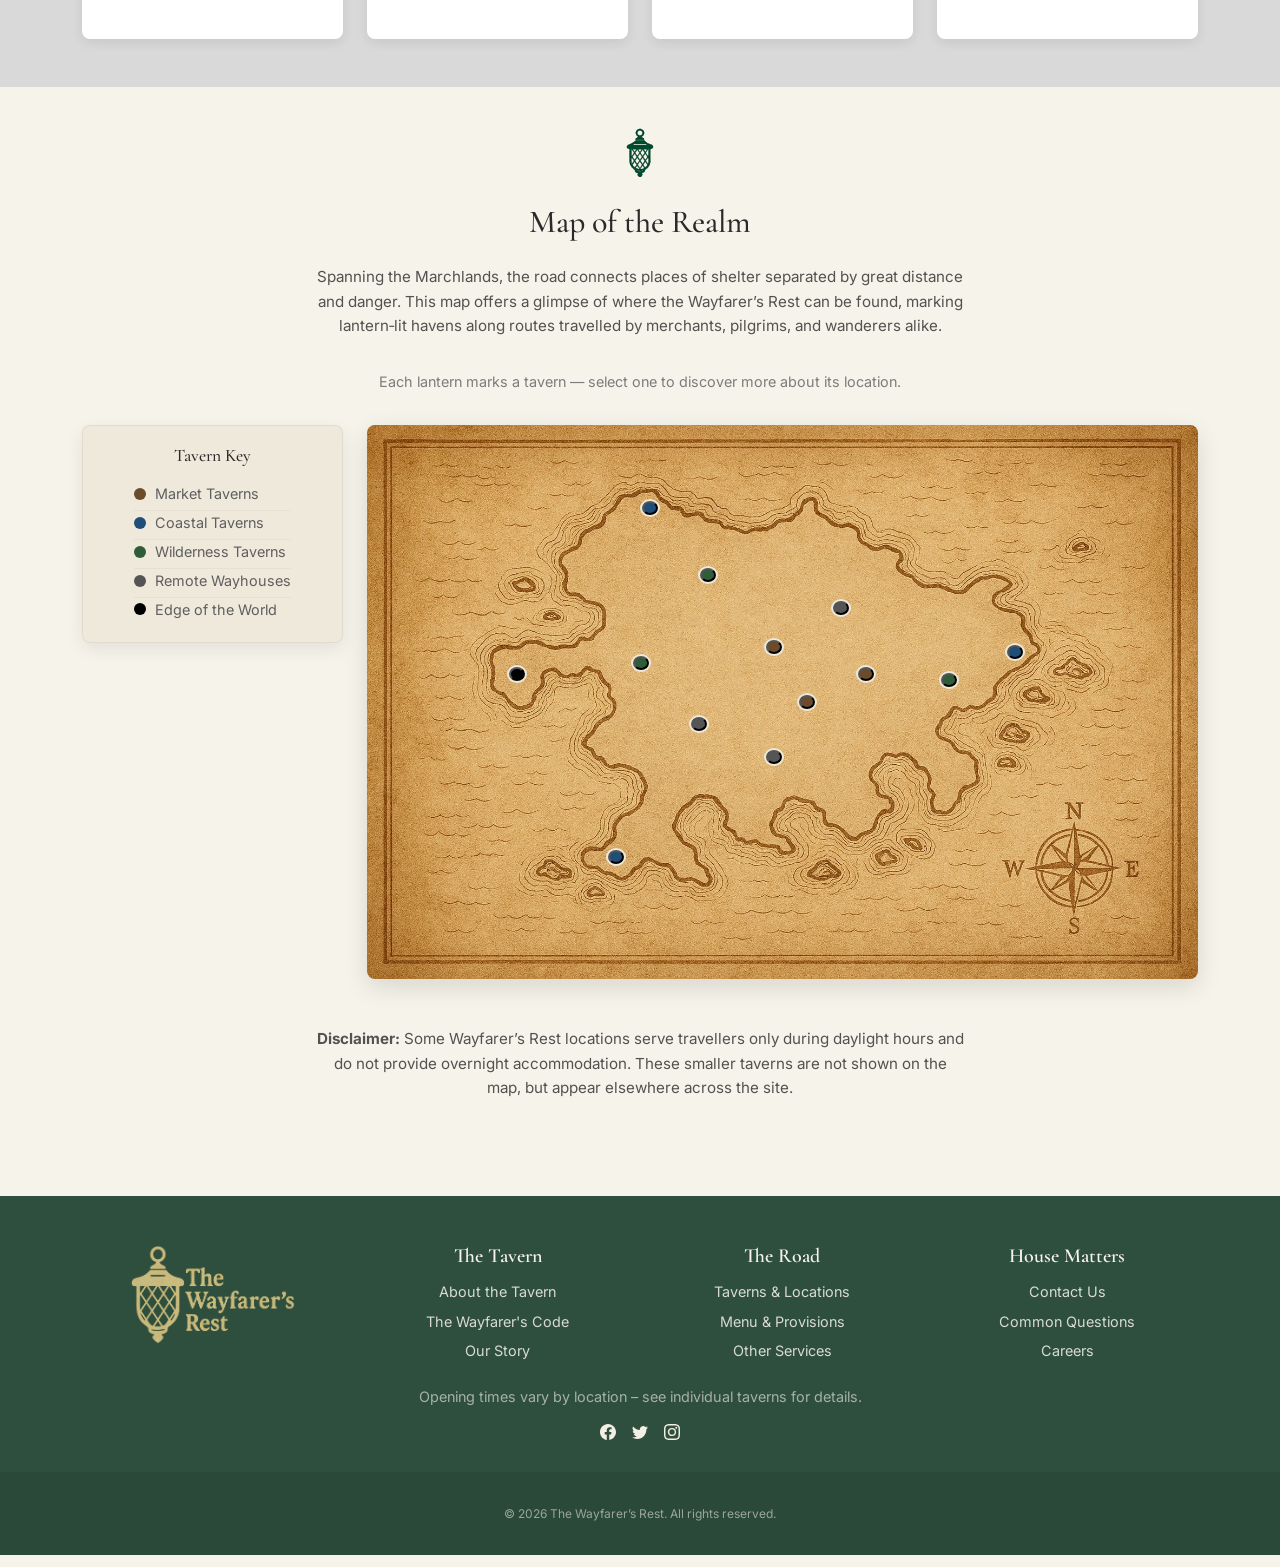
<file: locations.html>
<!DOCTYPE html>
<html lang="en">

<head>
    <meta charset="UTF-8">
    <meta name="viewport" content="width=device-width, initial-scale=1.0">
    <link rel="icon" type="image/png" href="assets/images/favicon/lantern-favicon.png">



    <title>Taverns & Locations | The Wayfarer’s Rest</title>

    <meta name="description"
        content="Discover tavern locations across the Marchlands, from bustling market towns to remote wayhouses.">
    <meta name="keywords"
        content="fantasy tavern locations, interactive map, medieval world map, fantasy inn locations">

    <link href="https://cdn.jsdelivr.net/npm/bootstrap@5.3.8/dist/css/bootstrap.min.css" rel="stylesheet"
        integrity="sha384-sRIl4kxILFvY47J16cr9ZwB07vP4J8+LH7qKQnuqkuIAvNWLzeN8tE5YBujZqJLB" crossorigin="anonymous">

    <link rel="stylesheet" href="assets/css/style.css">
</head>

<body class="d-flex flex-column min-vh-100">

    <header>
        <nav class="site-navbar navbar navbar-expand-lg">
            <div class="container-fluid">
                <a class="navbar-brand" href="index.html">
                    <picture>
                        <!--Anything above 576px (mobile portrait) displays full logo-->
                        <source media="(min-width: 576px)"
                            srcset="assets/images/webP/logo-wayfarers-rest-parchment.webp">
                        <img src="assets/images/webP/icon-lantern-parchment.webp" alt="The Wayfarer’s Rest logo">
                    </picture>
                </a>
                <button class="navbar-toggler" type="button" data-bs-toggle="collapse"
                    data-bs-target="#navbarSupportedContent" aria-controls="navbarSupportedContent"
                    aria-expanded="false" aria-label="Toggle navigation">
                    <span class="navbar-toggler-icon"></span>
                </button>
                <div class="collapse navbar-collapse" id="navbarSupportedContent">
                    <ul class="navbar-nav mb-2 mb-lg-0 ms-auto">
                        <li class="nav-item">
                            <a class="nav-link" href="index.html">Home</a>
                        </li>
                        <li class="nav-item dropdown">
                            <a class="nav-link" href="about.html">About</a>
                        </li>
                        <li class="nav-item">
                            <a class="nav-link" href="menu.html">Menu</a>
                        </li>
                        <li class="nav-item">
                            <a class="nav-link" href="gallery.html">Gallery</a>
                        </li>
                        <li class="nav-item">
                            <a class="nav-link active" aria-current="page" href="locations.html">Locations</a>
                        </li>
                        <li class="nav-item">
                            <a class="nav-link" href="contact.html">Contact</a>
                        </li>
                    </ul>
                </div>
            </div>
        </nav>
    </header>
    <main>

        <section class="about-hero hero-height">
            <div class="about-hero-image">
                <img src="assets/images/webP/locations-map-hero.webp"
                    alt="Stylised parchment‑green map of an island coastline surrounded by ocean, with contour lines indicating shorelines and small islets around the mainland.">
                <div class="about-hero-content">
                    <h1 class="reveal">Taverns & Locations</h1>
                    <p class="reveal-sub delay-3">
                        From crowded market streets to lonely frontiers at the edge of the known world, the Wayfarer’s
                        Rest
                        stands wherever the road demands shelter. Each location is shaped by its surroundings, yet bound
                        by
                        the same promise — rest, safety, and sanctuary for all who travel the Marchlands.
                    </p>
                </div>
            </div>
        </section>

        <!-- TAVERN TYPES -->
        <section class="tavern-types pt-2">
            <div class="menu-section-icon" aria-hidden="true">
                <img src="assets/images/icons/icon-lantern-green.svg" alt="" loading="lazy">
            </div>
            <div class="container text-center pt-2">
                <h2>Tavern Types</h2>
                <p>
                    No two roads are alike, and neither are the taverns that stand beside them. Each Wayfarer’s Rest
                    reflects the land, trade, and travellers it serves, while upholding the shared customs that define
                    shelter along the road.
                </p>

                <div class="row g-4 justify-content-center">
                    <div class="col-12 col-md-6 col-lg-3">
                        <div class="type-card reveal">
                            <h3>Market Taverns</h3>
                            <img class="mb-2" src="assets/images/webP/market-tavern-locations.webp"
                                alt="Market tavern courtyard filled with travellers seated at long wooden tables beneath stone arches and balconies, lanterns glowing among surrounding buildings at dusk.">
                            <p>Founded at the heart of busy towns and trade hubs, Market Taverns serve as gathering
                                places for merchants, travellers, and locals alike. These locations are lively,
                                well‑provisioned, and rarely quiet for long.</p>
                        </div>
                    </div>

                    <div class="col-12 col-md-6 col-lg-3">
                        <div class="type-card reveal">
                            <h3>Coastal Taverns</h3>
                            <img class="mb-2" src="assets/images/webP/coastal-tavern-locations.webp"
                                alt="Stone coastal tavern built from dark blocks, lantern glowing beside the arched doorway as waves crash against the shore beneath heavy grey skies.">
                            <p>Situated along harbours and sea roads, Coastal Taverns welcome sailors, traders, and
                                those traveling by tide and wind. Salt air, shared news, and the steady glow of lanterns
                                define these outward‑facing rests.</p>
                        </div>
                    </div>

                    <div class="col-12 col-md-6 col-lg-3">
                        <div class="type-card reveal">
                            <h3>Wilderness Taverns</h3>
                            <img class="mb-2" src="assets/images/webP/wilderness-tavern-locations.webp"
                                alt="Wilderness tavern nestled among tall trees, with moss‑covered roof and glowing windows casting warm light into a misty forest at night.">
                            <p>Hidden far from settled roads, Wilderness Taverns offer refuge where shelter is scarce
                                and the land grows untamed. Found only by those who know the paths, they serve as rare
                                havens deep in dangerous terrain.</p>
                        </div>
                    </div>

                    <div class="col-12 col-md-6 col-lg-3 d-flex">
                        <div class="type-card flex-fill reveal">
                            <h3>Remote Wayhouses</h3>
                            <img class="mb-2" src="assets/images/webP/remote-wayhouse-tavern-locations.webp"
                                alt="Wilderness tavern nestled among tall trees, with moss‑covered roof and glowing windows casting warm light into a misty forest at night.">
                            <p>Remote Wayhouses stand between towns, spaced deliberately along long and often hostile
                                roads. Built for necessity rather than comfort, they exist to ensure that no traveller
                                must face the journey entirely alone.</p>
                        </div>
                    </div>
                </div>
            </div>
        </section>

        <!-- MAP SECTION -->
        <section class="locations-map-section pt-2">
            <div class="menu-section-icon pt" aria-hidden="true">
                <img src="assets/images/icons/icon-lantern-green.svg" alt="" loading="lazy">
            </div>
            <div class="container pt-2">
                <h2 class="text-center pb-3">Map of the Realm</h2>
                <p>Spanning the Marchlands, the road connects places of shelter separated by great distance and danger.
                    This map offers a glimpse of where the Wayfarer’s Rest can be found, marking lantern‑lit havens
                    along routes travelled by merchants, pilgrims, and wanderers alike.</p>


                <p class="map-instruction">
                    Each lantern marks a tavern — select one to discover more about its location.
                </p>


                <div class="row g-4">

                    <!-- MAP KEY -->
                    <div class="col-12 col-lg-3">
                        <aside class="map-key">
                            <h3 class="h5 pb-1">Tavern Key</h3>

                            <ul class="map-key-list">
                                <li>
                                    <span class="map-key-dot market"></span>
                                    <span>Market Taverns</span>
                                </li>
                                <li>
                                    <span class="map-key-dot coastal"></span>
                                    <span>Coastal Taverns</span>
                                </li>
                                <li>
                                    <span class="map-key-dot wilderness"></span>
                                    <span>Wilderness Taverns</span>
                                </li>
                                <li>
                                    <span class="map-key-dot wayhouse"></span>
                                    <span>Remote Wayhouses</span>
                                </li>
                                <li>
                                    <span class="map-key-dot edge"></span>
                                    <span>Edge of the World</span>
                                </li>
                            </ul>
                        </aside>
                    </div>

                    <!-- MAP -->
                    <div class="col-12 col-lg-9">
                        <div class="map-wrapper reveal">

                            <img src="assets/images/webP/locations-map.webp"
                                alt="Parchment-style fantasy map showing tavern locations">


                            <!-- MAP DOTS (LINKS) -->

                            <!-- Market Taverns -->
                            <button class="map-dot market t1" data-popup="t1"
                                aria-label="Market Tavern The Gilded Hearth"></button>
                            <button class="map-dot market t2" data-popup="t2"
                                aria-label="Market Tavern The Stonevault Exchange"></button>
                            <button class="map-dot market t3" data-popup="t3"
                                aria-label="Market Tavern The Ledger’s Rest"></button>

                            <!-- Coastal Taverns -->
                            <button class="map-dot coastal t4" data-popup="t4"
                                aria-label="Coastal Tavern The Moonreach Hollow"></button>
                            <button class="map-dot coastal t5" data-popup="t5"
                                aria-label="Coastal Tavern The Blackwater Hold"></button>
                            <button class="map-dot coastal t6" data-popup="t6"
                                aria-label="Coastal Tavern The Saltwind Rest"></button>

                            <!-- Wilderness Taverns -->
                            <button class="map-dot wilderness t7" data-popup="t7"
                                aria-label="Wilderness Tavern The Deepwood Watch"></button>
                            <button class="map-dot wilderness t8" data-popup="t8"
                                aria-label="Wilderness Tavern The Stonewake Refuge"></button>
                            <button class="map-dot wilderness t9" data-popup="t9"
                                aria-label="Wilderness Tavern The Mossbound Hearth"></button>

                            <!-- Remote Wayhouses -->
                            <button class="map-dot wayhouse t10" data-popup="t10"
                                aria-label="Wayhouse The Crossbar Wayhouse"></button>
                            <button class="map-dot wayhouse t11" data-popup="t11"
                                aria-label="Wayhouse The Crownward Wayhouse"></button>
                            <button class="map-dot wayhouse t12" data-popup="t12"
                                aria-label="Wayhouse The First Lantern"></button>

                            <!-- Edge of the World -->
                            <button class="map-dot edge t13" data-popup="t13"
                                aria-label="Edge of the World Tavern The Last Light"></button>
                            <!-- TAVERN INFO PANELS -->

                            <div id="t1" class="tavern-popup">

                                <h3 class="tavern-name">The Gilded Hearth</h3>

                                <img src="assets/images/webP/the-gilded-hearth.webp"
                                    alt="A lively stone tavern in a market square at dusk, with lanterns glowing beneath hanging banners and groups of travellers seated at wooden tables outside"
                                    class="tavern-popup-image">

                                <p class="tavern-location">
                                    <strong>Location:</strong> Eastern inland trade crossroads of the Marchlands
                                </p>

                                <p class="tavern-description">
                                    <strong>About:</strong> Standing beside one of the busiest crossroads in the eastern
                                    Marchlands, the Gilded Hearth serves merchants, caravan guards, and townsfolk alike.
                                    Lanterns glow beneath market banners as shared tables fill with travellers
                                    exchanging
                                    news, closing deals, and waiting out the evening before the roads quiet.
                                </p>

                                <p class="tavern-hours">
                                    <strong>Opening Times:</strong> Open from first market bell until the square empties
                                    at
                                    night
                                </p>

                            </div>

                            <div id="t2" class="tavern-popup">

                                <h3 class="tavern-name">The Stonevault Exchange</h3>

                                <img src="assets/images/webP/the-stonevault-exchange.webp"
                                    alt="A large stone market tavern arranged around an enclosed courtyard, with arched galleries on multiple levels and many tables lit by lantern light at dusk"
                                    class="tavern-popup-image">

                                <p class="tavern-location">
                                    <strong>Location:</strong> Western trade quarter of the Marchlands, within the inner
                                    market wards
                                </p>

                                <p class="tavern-description">
                                    <strong>About:</strong> Built as a permanent house of gathering within the western
                                    market wards, the Stonevault Exchange serves caravan leaders, clerks, and travellers
                                    moving inland. Its enclosed courtyard and tiered galleries create a sheltered space
                                    for
                                    long negotiations, shared meals, and the steady flow of news between routes.
                                </p>

                                <p class="tavern-hours">
                                    <strong>Opening Times:</strong> Open from late afternoon until the final accounts
                                    are
                                    settled for the night
                                </p>

                            </div>

                            <div id="t3" class="tavern-popup">

                                <h3 class="tavern-name">The Ledger’s Rest</h3>

                                <img src="assets/images/webP/the-ledgers-rest.webp"
                                    alt="A large stone market tavern courtyard at dusk with many people seated at wooden tables, lantern light glowing beneath arched balconies and surrounding buildings"
                                    class="tavern-popup-image">

                                <p class="tavern-location">
                                    <strong>Location:</strong> Central trade ward of the Marchlands, where inland routes
                                    converge
                                </p>

                                <p class="tavern-description">
                                    <strong>About:</strong> Set within a stone‑built trade ward at the heart of the
                                    Marchlands, the Ledger’s Rest serves merchants, factors, guards, and travellers
                                    moving
                                    between regions. Its open courtyard and surrounding galleries allow room for long
                                    evenings of negotiation, shared meals, and the steady exchange of news from every
                                    road.
                                </p>

                                <p class="tavern-hours">
                                    <strong>Opening Times:</strong> Open from midday until late evening, aligned with
                                    the
                                    close of trade
                                </p>

                            </div>

                            <div id="t4" class="tavern-popup">

                                <h3 class="tavern-name">The Moonreach Hollow</h3>

                                <img src="assets/images/webP/the-moonreach-hollow.webp"
                                    alt="A stone coastal tavern built into sea cliffs at night, with arched colonnades overlooking dark water, lantern-lit tables beneath the arches, and a full moon above the ocean"
                                    class="tavern-popup-image">

                                <p class="tavern-location">
                                    <strong>Location:</strong> Eastern coastline of the Marchlands, carved into high sea
                                    cliffs
                                </p>

                                <p class="tavern-description">
                                    <strong>About:</strong> Set directly into the cliffside, the Moonreach Hollow offers
                                    shelter above the waves, with arched stone walkways overlooking the open sea.
                                    Lanterns
                                    burn beneath the colonnades as travellers gather by night, guided by moonlight and
                                    the
                                    steady sound of water below.
                                </p>

                                <p class="tavern-hours">
                                    <strong>Opening Times:</strong> Opens at dusk and remains lit until the moon sets
                                </p>

                            </div>


                            <div id="t5" class="tavern-popup">

                                <h3 class="tavern-name">The Blackwater Hold</h3>

                                <img src="assets/images/webP/the-blackwater-hold.webp"
                                    alt="A heavy stone coastal tavern built beside a storm-lashed sea, lanterns glowing at the entrance, with rope, anchors, and stone benches outside under dark skies"
                                    class="tavern-popup-image">

                                <p class="tavern-location">
                                    <strong>Location:</strong> Northern coastline of the Marchlands, along exposed sea
                                    cliffs
                                </p>

                                <p class="tavern-description">
                                    <strong>About:</strong> Built of thick stone to withstand wind and spray, the
                                    Blackwater
                                    Hold serves sailors and travellers sheltering from rough seas. Lanterns burn low at
                                    the
                                    entrance, guiding those who arrive by night, while the tavern itself stands firm
                                    against
                                    storms rolling in from the open water.
                                </p>

                                <p class="tavern-hours">
                                    <strong>Opening Times:</strong> Open from first light until weather forces the doors
                                    closed
                                </p>

                            </div>


                            <div id="t6" class="tavern-popup">

                                <h3 class="tavern-name">The Saltwind Rest</h3>

                                <img src="assets/images/webP/the-saltwind-rest.webp"
                                    alt="A stone coastal tavern with an arched doorway and terracotta roof standing directly by calm blue sea, lanterns glowing at the entrance and potted greenery lining the walls"
                                    class="tavern-popup-image">

                                <p class="tavern-location">
                                    <strong>Location:</strong> Southern coastline of the Marchlands, along sheltered sea
                                    routes
                                </p>

                                <p class="tavern-description">
                                    <strong>About:</strong> Built directly at the water’s edge, the Saltwind Rest
                                    welcomes
                                    sailors and coastal travellers arriving by tide or road. Open stonework and steady
                                    lantern light provide shelter from salt wind and spray, while the sea remains close
                                    at
                                    hand.
                                </p>

                                <p class="tavern-hours">
                                    <strong>Opening Times:</strong> Open daily from late morning until the final tide of
                                    night
                                </p>

                            </div>

                            <div id="t7" class="tavern-popup">

                                <h3 class="tavern-name">The Deepwood Watch</h3>

                                <img src="assets/images/webP/the-deepwood-watch.webp"
                                    alt="A moss-covered stone tavern with glowing lanterns and shuttered windows, standing alone in a dark forest clearing surrounded by tall trees"
                                    class="tavern-popup-image">

                                <p class="tavern-location">
                                    <strong>Location:</strong> Western forests of the Marchlands, near the edge of the
                                    old
                                    wilds
                                </p>

                                <p class="tavern-description">
                                    <strong>About:</strong> Set deep within the western forest, the Deepwood Watch
                                    offers
                                    shelter to travellers who have strayed dangerously far from known paths. Older and
                                    more
                                    secluded than most wilderness taverns, its thick stone walls and low, lantern‑lit
                                    entrance suggest both caution and endurance in a region where the land is slow to
                                    forgive.
                                </p>

                                <p class="tavern-hours">
                                    <strong>Opening Times:</strong> Open from dusk until dawn, when the hearth is lit
                                </p>

                            </div>

                            <div id="t8" class="tavern-popup">

                                <h3 class="tavern-name">The Stonewake Refuge</h3>

                                <img src="assets/images/webP/the-stonewake-refuge.webp"
                                    alt="A small stone-built tavern with a pitched roof and lantern-lit doorway, standing alone in a misty forest clearing surrounded by tall trees"
                                    class="tavern-popup-image">

                                <p class="tavern-location">
                                    <strong>Location:</strong> Eastern forests of the Marchlands, near the edge of
                                    settled
                                    territory
                                </p>

                                <p class="tavern-description">
                                    <strong>About:</strong> Built from local stone at the edge of the eastern forests,
                                    the
                                    Stonewake Refuge marks the last certain shelter before the wild deepens. Though
                                    isolated, it is sturdily kept, offering warmth and rest to those who press beyond
                                    the
                                    reach of regular patrols and marked routes.
                                </p>

                                <p class="tavern-hours">
                                    <strong>Opening Times:</strong> Open from dusk until dawn when the hearth is lit
                                </p>

                            </div>

                            <div id="t9" class="tavern-popup">

                                <h3 class="tavern-name">The Mossbound Hearth</h3>

                                <img src="assets/images/webP/the-mossbound-hearth.webp"
                                    alt="A moss-covered wooden tavern standing deep within dense northern forest, lanterns glowing softly through heavy mist beneath tall trees"
                                    class="tavern-popup-image">

                                <p class="tavern-location">
                                    <strong>Location:</strong> Northern forests of the Marchlands, far beyond marked
                                    routes
                                </p>

                                <p class="tavern-description">
                                    <strong>About:</strong> Hidden among the deep northern woods, the Mossbound Hearth
                                    offers rare refuge to those driven from the road by weather, wilderness, or
                                    misfortune.
                                    Built low beneath the canopy and heavily weathered by time, the tavern blends into
                                    its
                                    surroundings, its lanterns kept deliberately subdued to welcome only those who truly
                                    need shelter.
                                </p>

                                <p class="tavern-hours">
                                    <strong>Opening Times:</strong> Open from dusk until dawn for those who find its
                                    door
                                </p>

                            </div>

                            <div id="t10" class="tavern-popup">

                                <h3 class="tavern-name">The Crossbar Wayhouse</h3>

                                <img src="assets/images/webP/the-crossbar-wayhouse.webp"
                                    alt="A solitary stone and timber wayhouse with warm lantern light, standing beside a forked road marked by a wooden signpost, surrounded by open countryside at dusk"
                                    class="tavern-popup-image">

                                <p class="tavern-location">
                                    <strong>Location:</strong> Northern interior route of the Marchlands, where long
                                    inland
                                    roads divide
                                </p>

                                <p class="tavern-description">
                                    <strong>About:</strong> Standing alone where travelling roads part, the Crossbar
                                    Wayhouse exists for necessity rather than comfort. Lantern light marks its presence
                                    from
                                    a distance, offering shelter, hot food, and guidance to those crossing the open
                                    interior
                                    before the next settlement lies days away.
                                </p>

                                <p class="tavern-hours">
                                    <strong>Opening Times:</strong> Hearth kept lit from dusk until early morning for
                                    passing travellers
                                </p>

                            </div>

                            <div id="t11" class="tavern-popup">

                                <h3 class="tavern-name">The Crownward Wayhouse</h3>

                                <img src="assets/images/webP/the-crownward-wayhouse.webp"
                                    alt="A remote wayhouse standing beside a winding mountain road, lanterns glowing warmly as the path leads through a valley toward a distant stone castle high above"
                                    class="tavern-popup-image">

                                <p class="tavern-location">
                                    <strong>Location:</strong> South‑western mountain road of the Marchlands, along the
                                    approach to the seat of power
                                </p>

                                <p class="tavern-description">
                                    <strong>About:</strong> Standing along the steep mountain road that winds toward the
                                    castle housing the seat of the land, the Crownward Wayhouse serves travellers making
                                    the
                                    long approach through the western passes. Though modest in size, its lanterns burn
                                    bright against the narrowing valley, offering shelter and rest before the road rises
                                    toward authority and stone.
                                </p>

                                <p class="tavern-hours">
                                    <strong>Opening Times:</strong> Open from dusk until dawn for those arriving before
                                    the
                                    climb
                                </p>

                            </div>

                            <div id="t12" class="tavern-popup">

                                <h3 class="tavern-name">The First Lantern</h3>

                                <img src="assets/images/webP/the-first-lantern.webp"
                                    alt="A solitary stone wayhouse beside a forked road at dusk, lantern light glowing from small windows and marking the first refuge built along the southern interior routes of the Marchlands"
                                    class="tavern-popup-image">

                                <p class="tavern-location">
                                    <strong>Location:</strong> Southern interior road of the Marchlands, at the edge of
                                    the
                                    earliest rebuilt routes
                                </p>

                                <p class="tavern-description">
                                    <strong>About:</strong> Established in the aftermath of the Reckoning, the First
                                    Lantern
                                    was the original Wayfarer’s Rest, raised to shelter travellers stranded between
                                    broken
                                    southern roads and distant settlements. The keepers have deliberately renovated the
                                    tavern as little as possible, preserving the original stonework and layout in honour
                                    of
                                    the structure that first defined the customs, identity, and promise of the
                                    Wayfarer’s
                                    Rest.
                                </p>

                                <p class="tavern-hours">
                                    <strong>Opening Times:</strong> Hearth kept lit nightly, in accordance with the
                                    founding
                                    tradition
                                </p>

                            </div>

                            <div id="t13" class="tavern-popup">

                                <h3 class="tavern-name">The Last Light</h3>

                                <img src="assets/images/webP/the-last-light.webp"
                                    alt="A lone stone tavern standing on the edge of a cliff above a storm-tossed sea, lantern light glowing through its windows beneath dark, heavy skies"
                                    class="tavern-popup-image">

                                <p class="tavern-location">
                                    <strong>Location:</strong> Western edge of the Marchlands, overlooking the final
                                    cliffs
                                    above the open sea
                                </p>

                                <p class="tavern-description">
                                    <strong>About:</strong> Perched at the edge of the known world, the Last Light is
                                    the
                                    final refuge before the land gives way to cliff and storm. Maintained against wind
                                    and
                                    salt, its lanterns burn as a warning as much as a welcome, offering shelter to those
                                    who
                                    have gone farther than most — and a chance to turn back.
                                </p>

                                <p class="tavern-hours">
                                    <strong>Opening Times:</strong> Open when the lantern is lit, weather permitting
                                </p>

                            </div>


                        </div>

                    </div>


                </div>
                <p class="pt-5"><strong>Disclaimer:</strong> Some Wayfarer’s Rest locations serve travellers only during
                    daylight hours and do not provide overnight accommodation. These smaller taverns are not shown on
                    the
                    map, but appear elsewhere across the site.</p>
            </div>
        </section>

    </main>

    <footer class="site-footer">
        <div class="container text-center">

            <div class="row align-items-start">

                <!-- LOGO -->
                <div class="footer-logo col-12 col-lg-3 mb-4 mb-lg-0">
                    <a href="index.html">
                        <picture>
                            <source media="(min-width: 992px)"
                                srcset="assets/images/webP/logo-wayfarers-rest-parchment.webp">
                            <img src="assets/images/webP/logo-wayfarers-rest-footer-stacked.webp"
                                alt="The Wayfarer’s Rest logo">
                        </picture>
                    </a>
                </div>

                <!-- LINKS -->
                <div class="col-12 col-lg-9">
                    <div class="row justify-content-center">

                        <div class="col-12 col-md-4 col-lg-4">
                            <h2 class="h5">The Tavern</h2>
                            <ul>
                                <li><a href="index.html">About the Tavern</a></li>
                                <li><a href="faq.html">The Wayfarer's Code</a></li>
                                <li><a href="about.html">Our Story</a></li>
                            </ul>
                        </div>

                        <div class="col-12 col-md-4 col-lg-4">
                            <h2 class="h5">The Road</h2>
                            <ul>
                                <li><a href="locations.html" aria-current="page">Taverns & Locations</a></li>
                                <li><a href="menu.html">Menu & Provisions</a></li>
                                <li><a href="about.html#other-services">Other Services</a></li>
                            </ul>
                        </div>

                        <div class="col-12 col-md-4 col-lg-4">
                            <h2 class="h5">House Matters</h2>
                            <ul>
                                <li><a href="contact.html">Contact Us</a></li>
                                <li><a href="faq.html#common-questions">Common Questions</a></li>
                                <li><a href="under-construction.html">Careers</a></li>
                            </ul>
                        </div>

                    </div>
                </div>
            </div>

            <p class="footer-hours">
                Opening times vary by location –
                <a href="locations.html">see individual taverns for details</a>.
            </p>

            <div class="footer-social d-flex justify-content-center gap-3">
                <a href="https://www.facebook.com" target="_blank" rel="noopener noreferrer"
                    aria-label="Open Facebook in A New Tab">
                    <img src="assets/images/icons/facebook.svg" alt="Facebook icon" loading="lazy">
                </a>
                <a href="https://twitter.com" target="_blank" rel="noopener noreferrer"
                    aria-label="Open Twitter/X in A New Tab">
                    <img src="assets/images/icons/twitter-x.svg" alt="Twitter/X icon" loading="lazy">
                </a>
                <a href="https://www.instagram.com" target="_blank" rel="noopener noreferrer"
                    aria-label="Open Instagram in A New Tab">
                    <img src="assets/images/icons/instagram.svg" alt="Instagram icon" loading="lazy">
                </a>
            </div>

        </div>

        <div class="footer-copy">
            © 2026 The Wayfarer’s Rest. All rights reserved.
        </div>
    </footer>
    <!--Bootstrap 5 JS-->
    <script src="https://cdn.jsdelivr.net/npm/bootstrap@5.3.8/dist/js/bootstrap.bundle.min.js"
        integrity="sha384-FKyoEForCGlyvwx9Hj09JcYn3nv7wiPVlz7YYwJrWVcXK/BmnVDxM+D2scQbITxI"
        crossorigin="anonymous"></script>
    <script src="assets/js/script.js"></script>




</body>

</html>
</file>
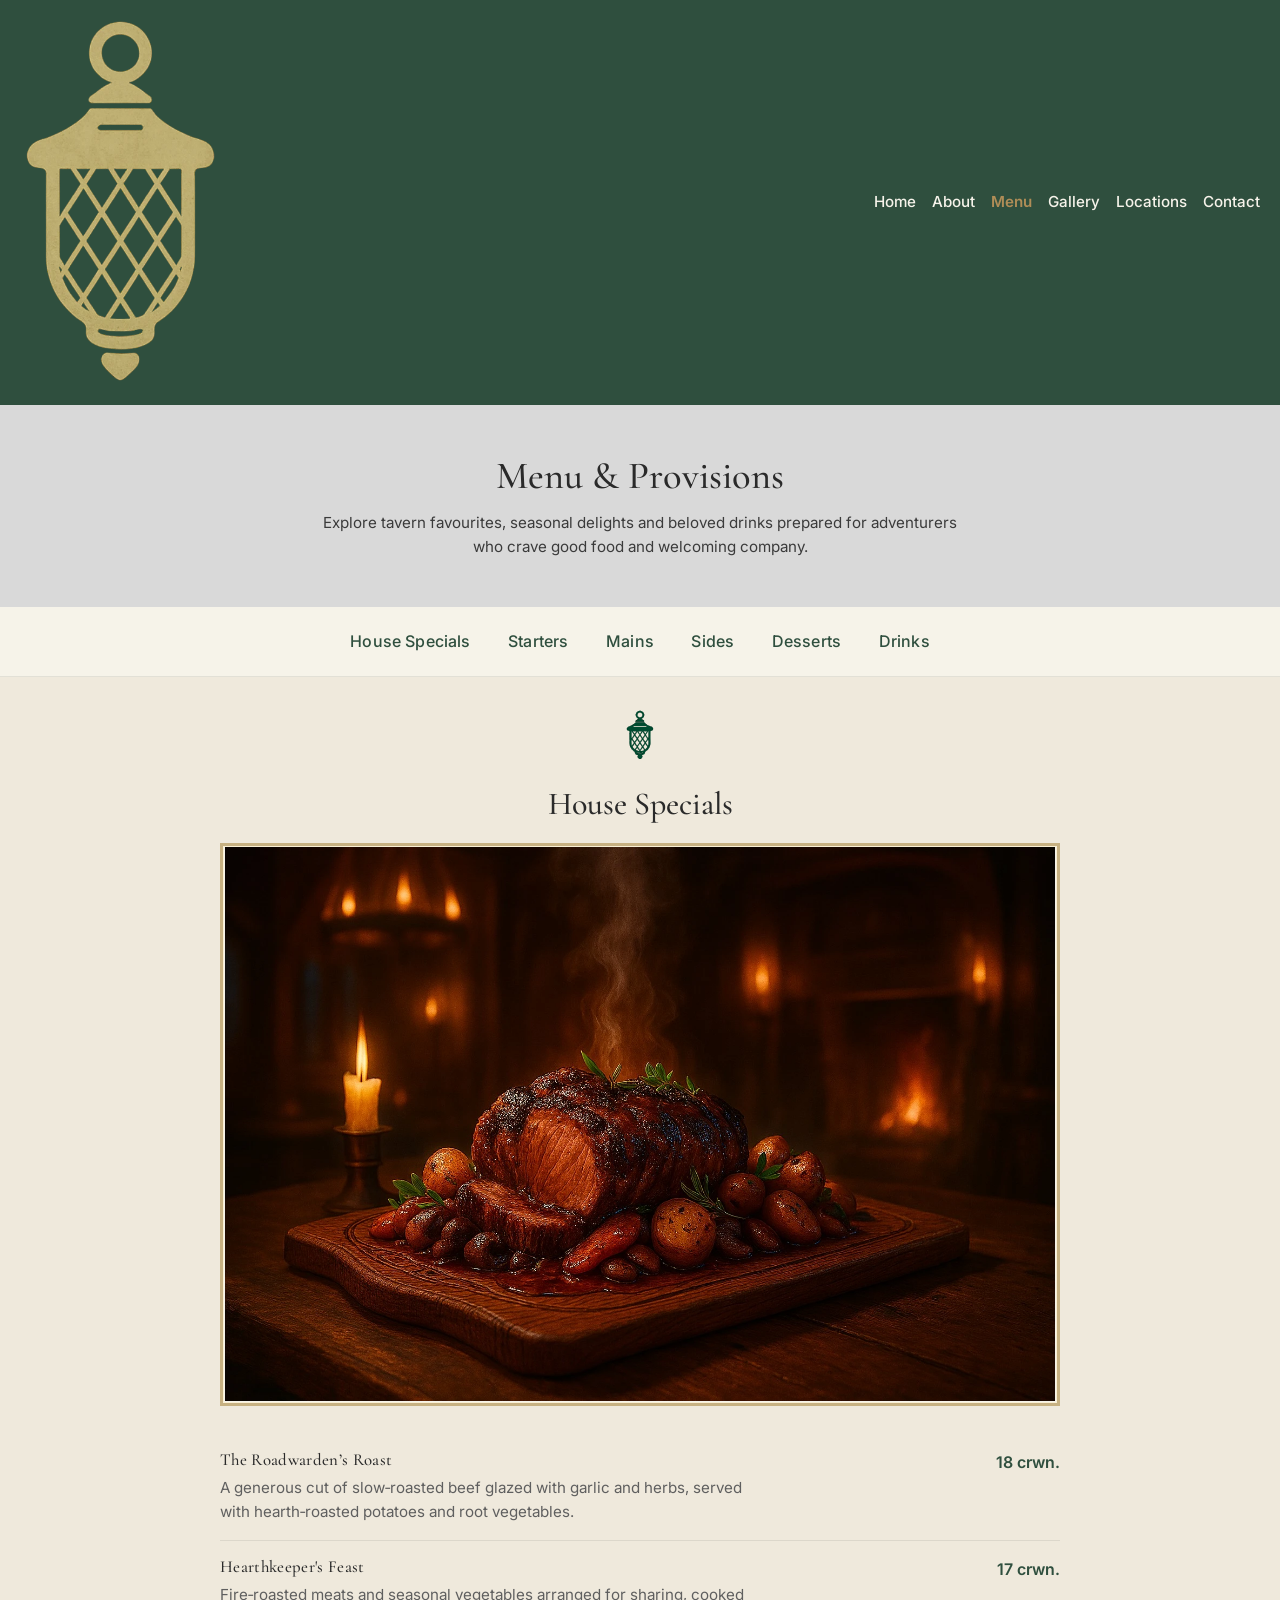
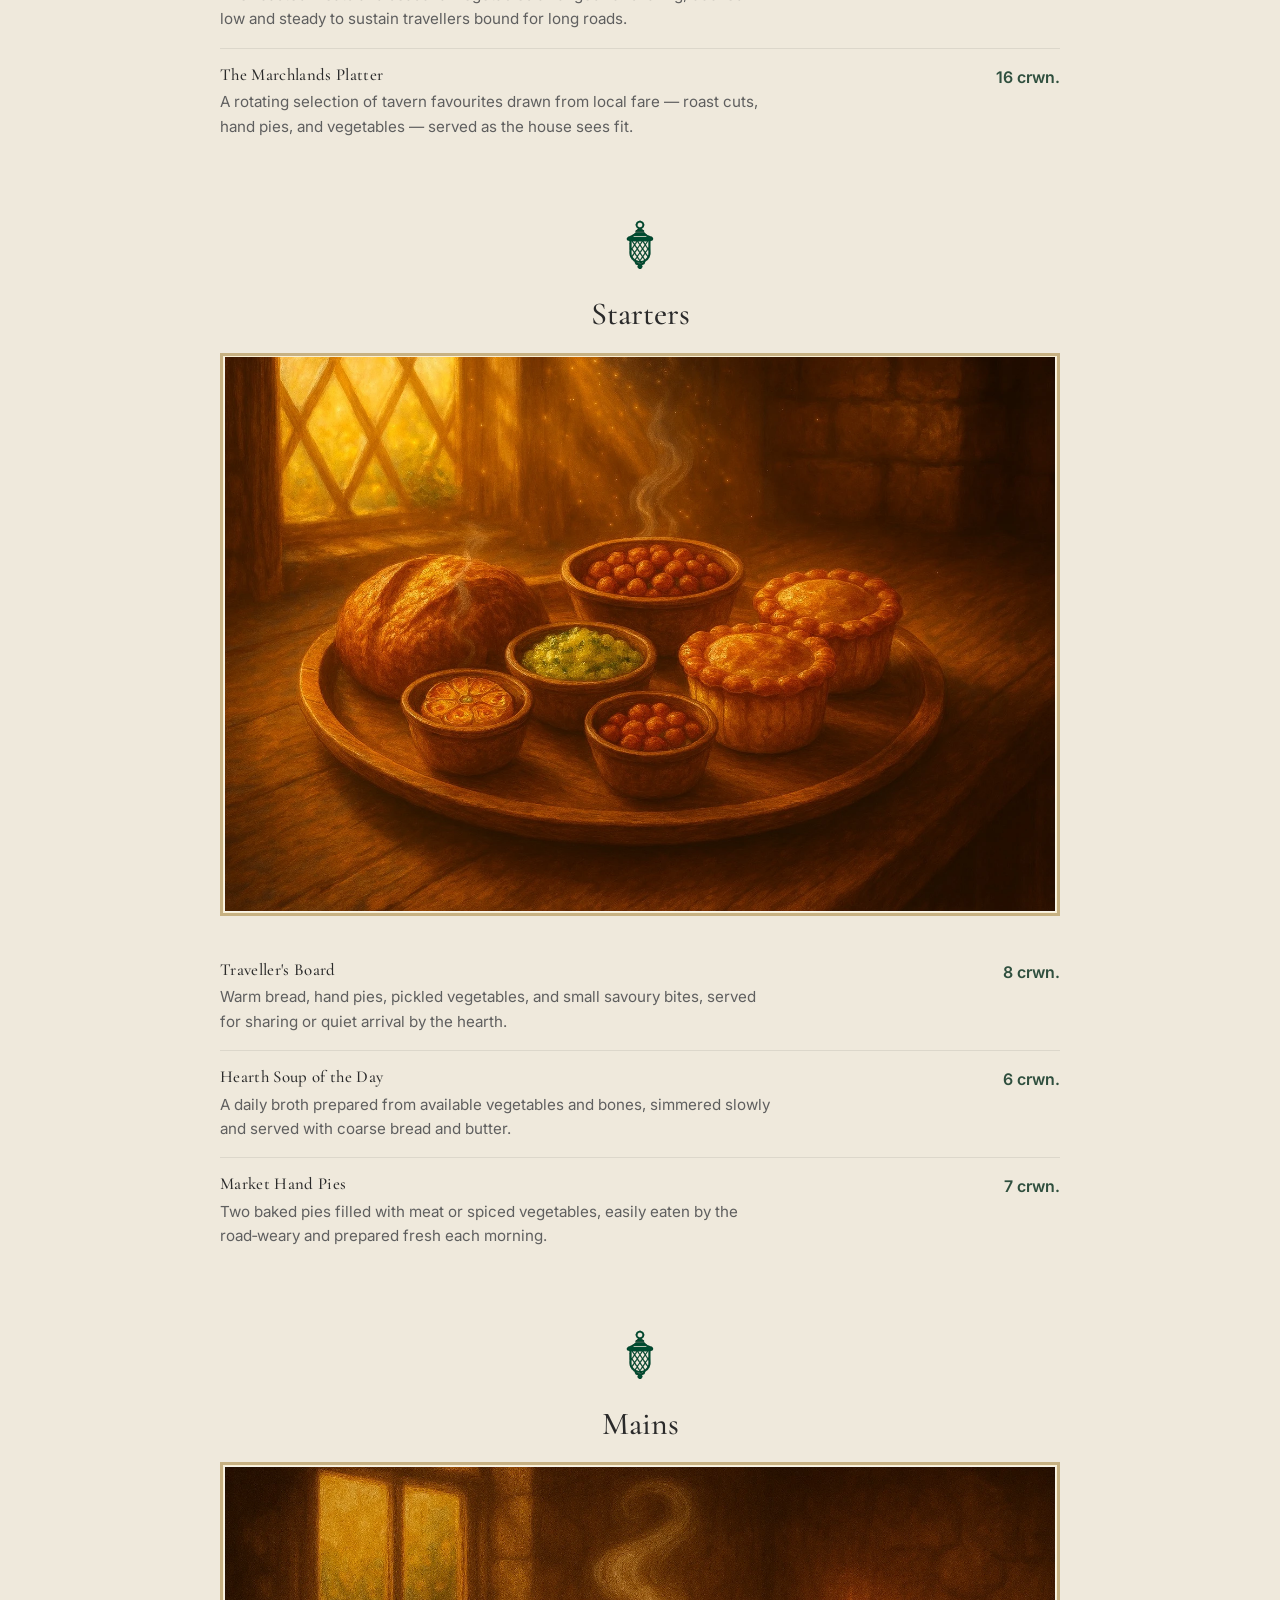
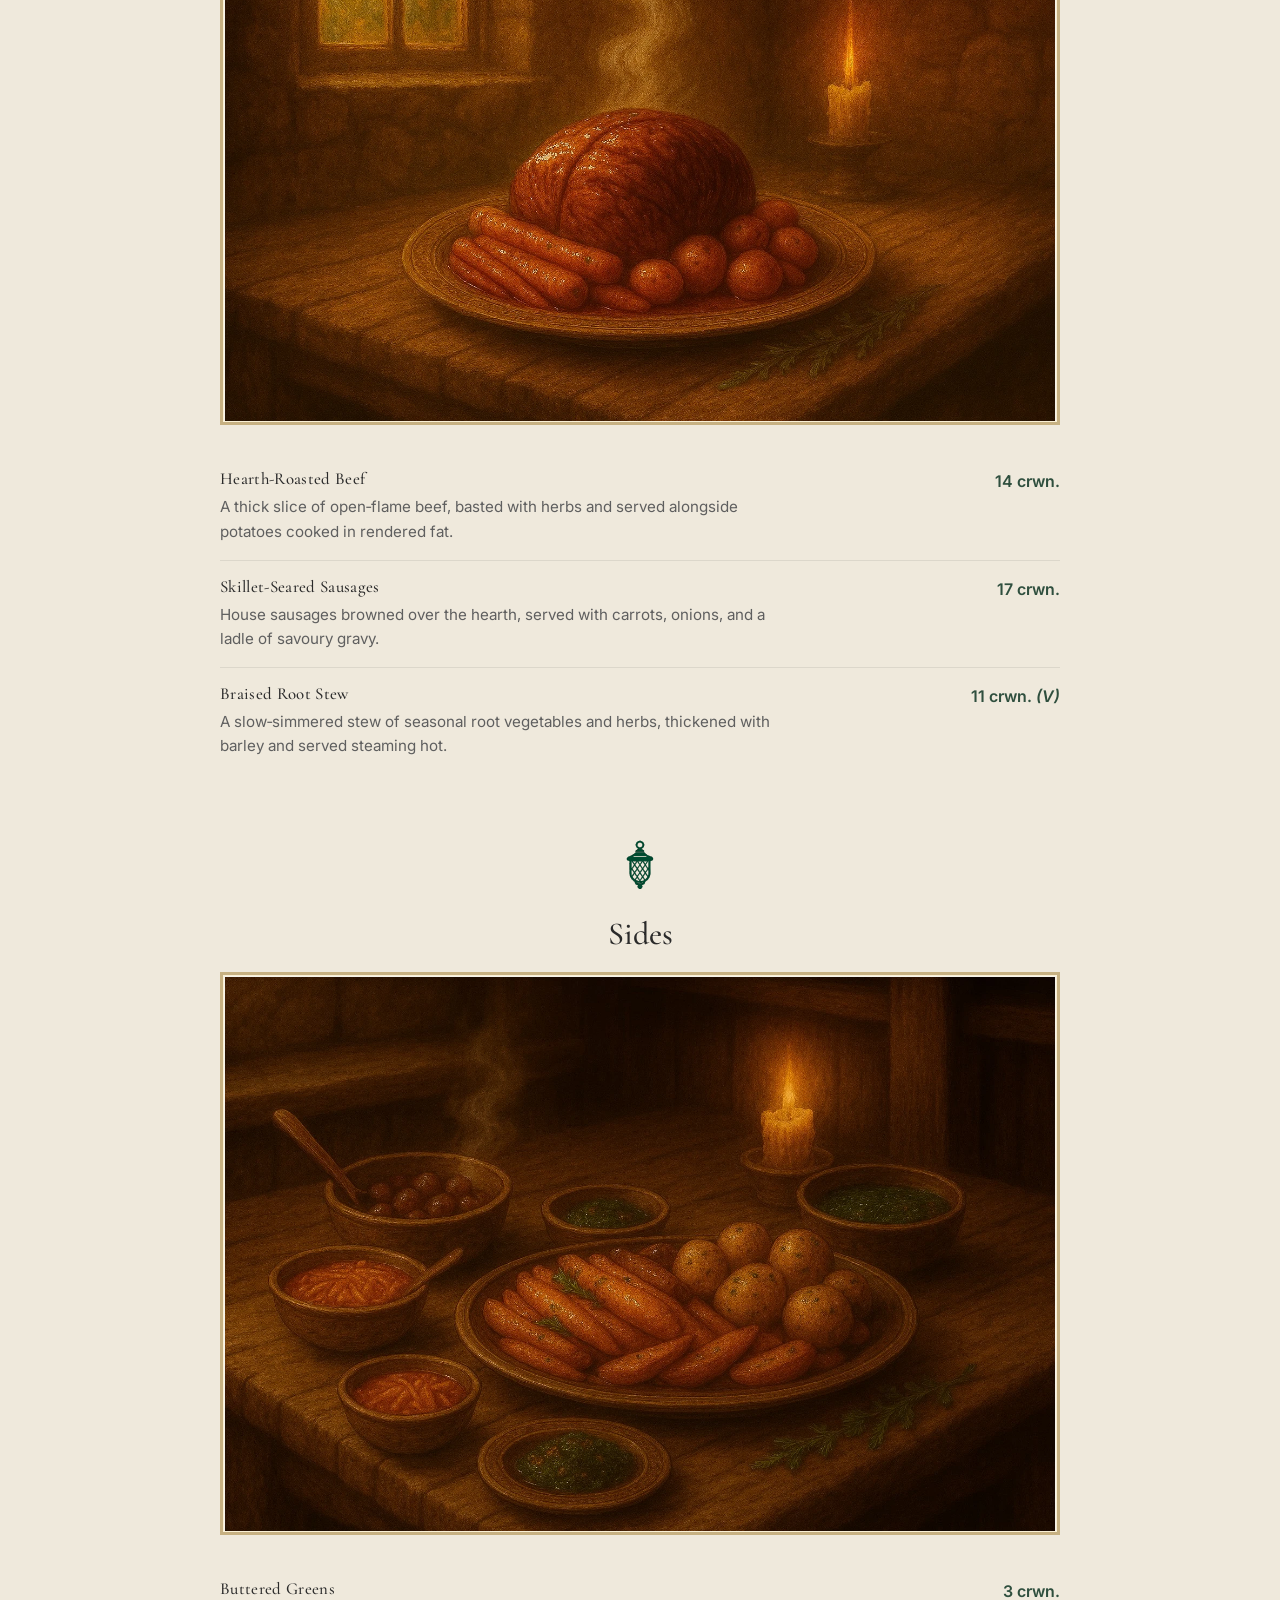
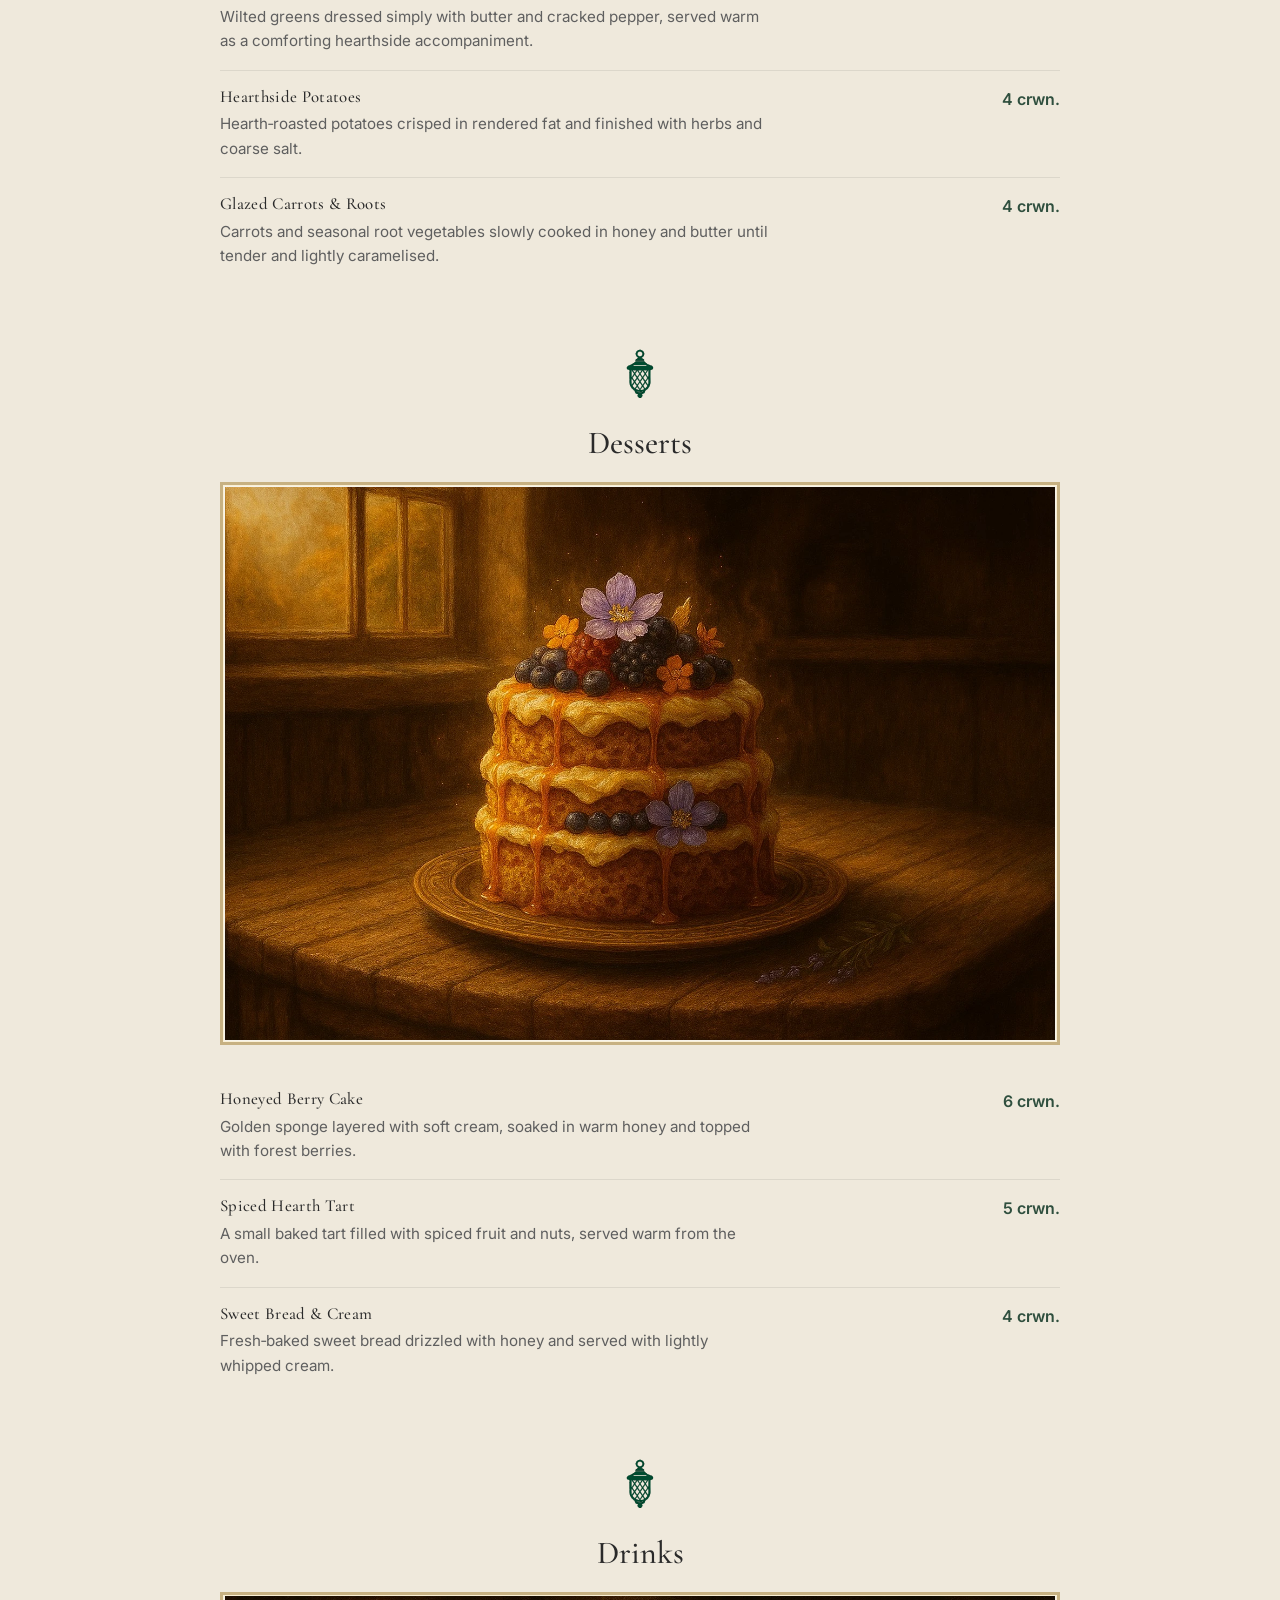
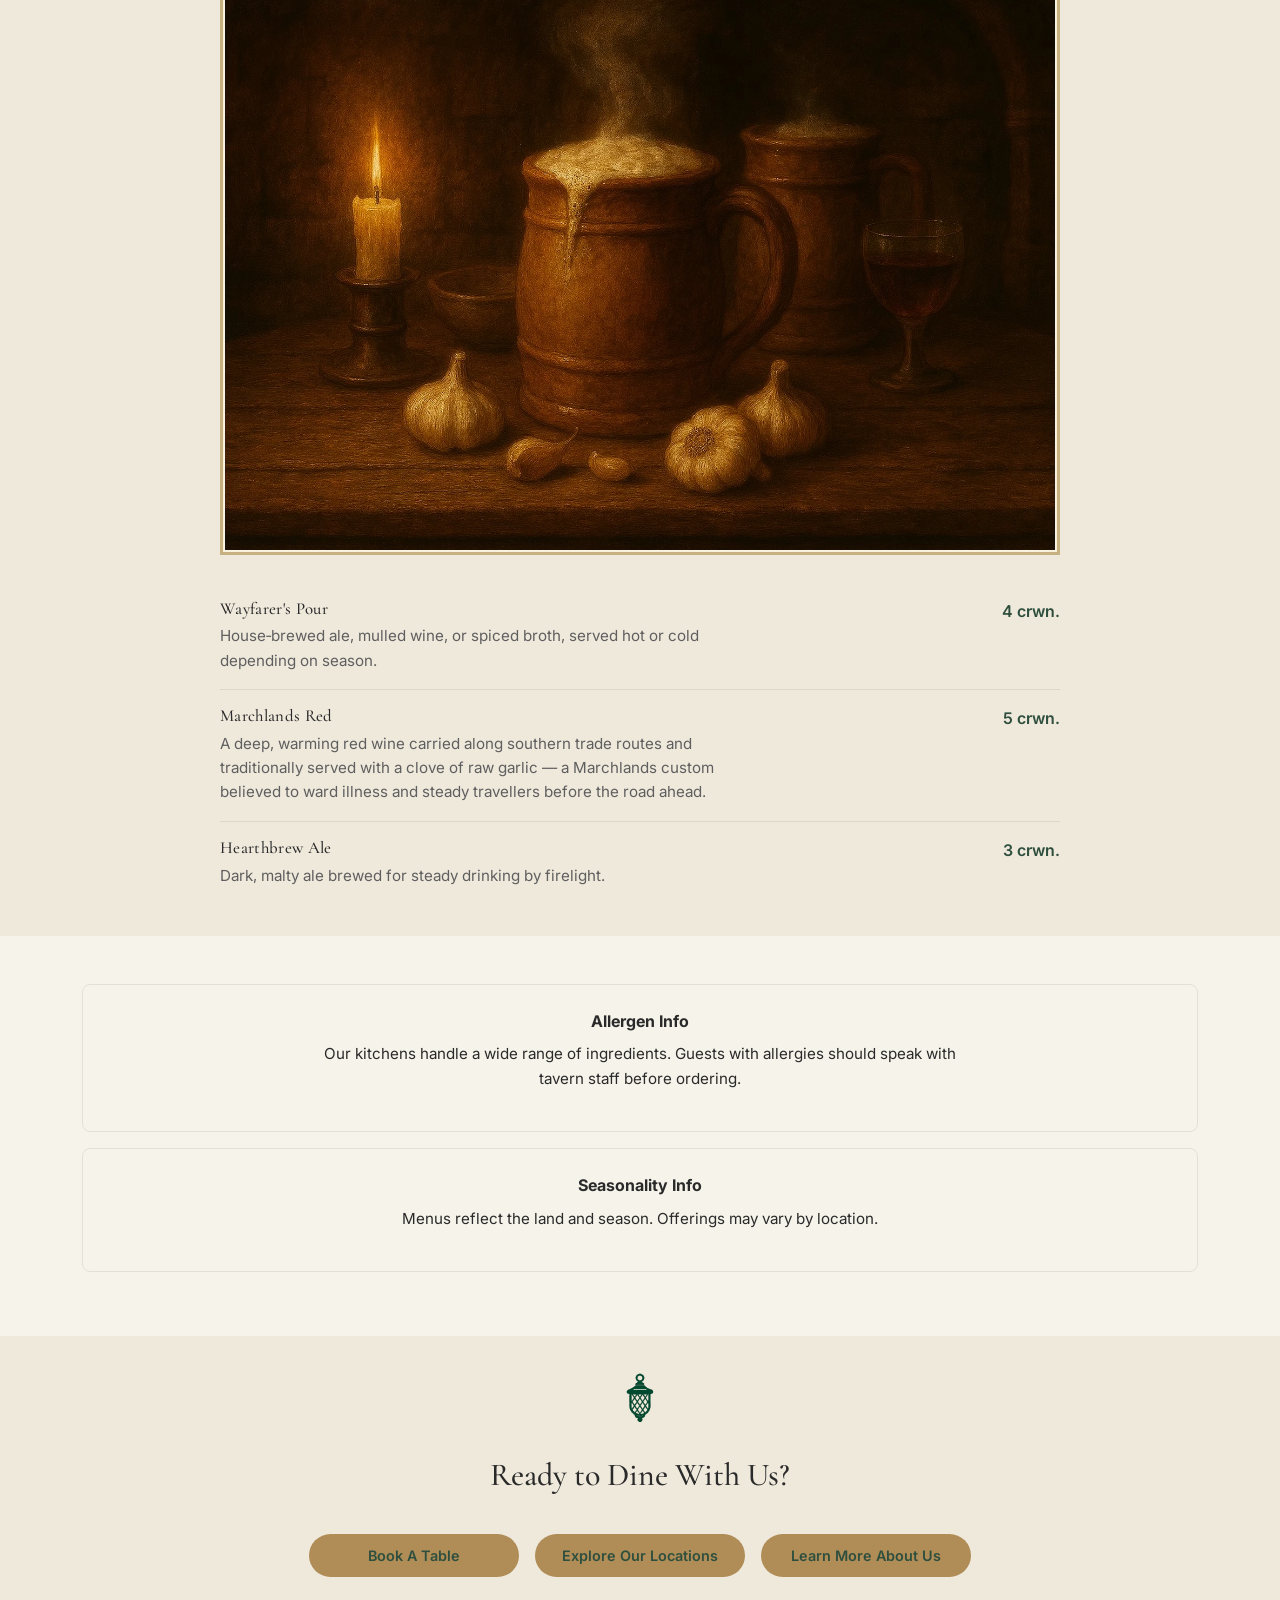
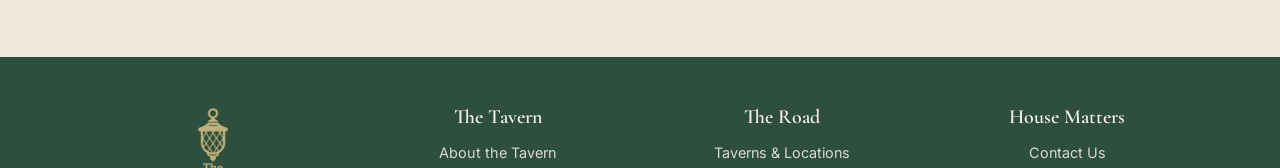
<file: menu.html>
<!DOCTYPE html>
<html lang="en">

<head>
    <meta charset="UTF-8">
    <meta name="viewport" content="width=device-width, initial-scale=1.0">
    <link rel="icon" type="image/png" href="assets/images/favicon/lantern-favicon.png">



    <title>Menu & Provisions | The Wayfarer’s Rest</title>

    <meta name="description"
        content="Explore the Wayfarer’s Rest menu, featuring hearty tavern meals, seasonal dishes and traditional drinks.">
    <meta name="keywords" content="tavern menu, medieval food, fantasy food and drink, inn menu, fictional tavern">

    <!-- Bootstrap CSS -->
    <link href="https://cdn.jsdelivr.net/npm/bootstrap@5.3.8/dist/css/bootstrap.min.css" rel="stylesheet"
        integrity="sha384-sRIl4kxILFvY47J16cr9ZwB07vP4J8+LH7qKQnuqkuIAvNWLzeN8tE5YBujZqJLB" crossorigin="anonymous">

    <!-- Custom CSS -->
    <link rel="stylesheet" href="assets/css/style.css">
</head>

<body class="d-flex flex-column min-vh-100 menu">

    <!-- HEADER -->
    <header>
        <nav class="site-navbar navbar navbar-expand-lg">
            <div class="container-fluid">
                <a class="navbar-brand" href="index.html">
                    <picture>
                        <source media="(min-width: 576px)"
                            srcset="assets/images/webP/logo-wayfarers-rest-parchment.webp">
                        <img src="assets/images/webP/icon-lantern-parchment.webp" alt="The Wayfarer’s Rest logo">
                    </picture>
                </a>

                <button class="navbar-toggler" type="button" data-bs-toggle="collapse"
                    data-bs-target="#navbarSupportedContent" aria-controls="navbarSupportedContent"
                    aria-expanded="false" aria-label="Toggle navigation">
                    <span class="navbar-toggler-icon"></span>
                </button>

                <div class="collapse navbar-collapse" id="navbarSupportedContent">
                    <ul class="navbar-nav ms-auto mb-2 mb-lg-0">
                        <li class="nav-item"><a class="nav-link" href="index.html">Home</a></li>
                        <li class="nav-item"><a class="nav-link" href="about.html">About</a></li>
                        <li class="nav-item">
                            <a class="nav-link active" aria-current="page" href="menu.html">Menu</a>
                        </li>
                        <li class="nav-item"><a class="nav-link" href="gallery.html">Gallery</a></li>
                        <li class="nav-item"><a class="nav-link" href="locations.html">Locations</a></li>
                        <li class="nav-item"><a class="nav-link" href="contact.html">Contact</a></li>
                    </ul>
                </div>
            </div>
        </nav>
    </header>

    <!-- MAIN -->
    <main>

        <!-- PAGE HEADER -->
        <section class="page-header locations-header pt-5 tavern-types pb-2">
            <div class="container text-center">
                <h1>Menu &amp; Provisions</h1>
                <p>
                    Explore tavern favourites, seasonal delights and beloved drinks prepared for adventurers who
                    crave good food and welcoming company.
                </p>
            </div>
        </section>

        <div class="menu-scroll-scope">

            <!-- ANCHOR NAVIGATION -->
            <div class="menu-anchors-bar">
                <nav class="menu-anchors">
                    <a class="menu-anchor" href="#house-specials">House Specials</a>
                    <a class="menu-anchor" href="#starters">Starters</a>
                    <a class="menu-anchor" href="#mains">Mains</a>
                    <a class="menu-anchor" href="#sides">Sides</a>
                    <a class="menu-anchor" href="#desserts">Desserts</a>
                    <a class="menu-anchor" href="#drinks">Drinks</a>
                </nav>
            </div>

            <!-- HOUSE SPECIALS -->
            <div class="menu-section-icon" aria-hidden="true">
                <img src="assets/images/icons/icon-lantern-green.svg" alt="">
            </div>

            <section class="menu-category" id="house-specials">
                <div class="container">
                    <h2 class="section-title text-center">House Specials</h2>
                    <div class="menu-category__hero">
                        <img src="assets/images/webP/menu-house-specials.webp"
                            alt="Roasted joint of meat served on a wooden board with root vegetables in candlelight">
                    </div>

                    <div class="menu-items">
                        <article class="menu-item">
                            <div>
                                <h3>The Roadwarden’s Roast</h3>
                                <p>A generous cut of slow‑roasted beef glazed with garlic and herbs,
                                    served with hearth‑roasted potatoes and root vegetables.</p>
                            </div>
                            <span class="menu-item__price">18 crwn.</span>
                        </article>

                        <article class="menu-item">
                            <div>
                                <h3>Hearthkeeper's Feast</h3>
                                <p>Fire‑roasted meats and seasonal vegetables arranged for sharing, cooked low and
                                    steady to sustain travellers bound for long roads.</p>
                            </div>
                            <span class="menu-item__price">17 crwn.</span>
                        </article>

                        <article class="menu-item">
                            <div>
                                <h3>The Marchlands Platter</h3>
                                <p>A rotating selection of tavern favourites drawn from local fare — roast cuts, hand
                                    pies, and vegetables — served as the house sees fit.</p>
                            </div>
                            <span class="menu-item__price">16 crwn.</span>
                        </article>
                    </div>
                </div>
            </section>

            <!-- STARTERS -->
            <div class="menu-section-icon" aria-hidden="true">
                <img src="assets/images/icons/icon-lantern-green.svg" alt="" loading="lazy">
            </div>

            <section class="menu-category pt-2" id="starters">
                <div class="container">
                    <h2 class="section-title text-center">Starters</h2>
                    <div class="menu-category__hero">
                        <img src="assets/images/webP/menu-starters.webp"
                            alt="Selection of rustic tavern starters on a wooden platter">
                    </div>

                    <div class="menu-items">
                        <article class="menu-item">
                            <div>
                                <h3>Traveller's Board</h3>
                                <p>Warm bread, hand pies, pickled vegetables, and small savoury bites, served for
                                    sharing or quiet arrival by the hearth.</p>
                            </div>
                            <span class="menu-item__price">8 crwn.</span>
                        </article>

                        <article class="menu-item">
                            <div>
                                <h3>Hearth Soup of the Day</h3>
                                <p>A daily broth prepared from available vegetables and bones, simmered slowly and
                                    served with coarse bread and butter.</p>
                            </div>
                            <span class="menu-item__price">6 crwn.</span>
                        </article>

                        <article class="menu-item">
                            <div>
                                <h3>Market Hand Pies</h3>
                                <p>Two baked pies filled with meat or spiced vegetables, easily eaten by the road‑weary
                                    and prepared fresh each morning.</p>
                            </div>
                            <span class="menu-item__price">7 crwn.</span>
                        </article>
                    </div>
                </div>
            </section>

            <!-- MAINS -->
            <div class="menu-section-icon" aria-hidden="true">
                <img src="assets/images/icons/icon-lantern-green.svg" alt="" loading="lazy">
            </div>

            <section class="menu-category pt-2" id="mains">
                <div class="container">
                    <h2 class="section-title text-center">Mains</h2>
                    <div class="menu-category__hero">
                        <img src="assets/images/webP/menu-main.webp"
                            alt="Hearty roast main dish with vegetables in a tavern setting">
                    </div>

                    <div class="menu-items">
                        <article class="menu-item">
                            <div>
                                <h3>Hearth-Roasted Beef</h3>
                                <p>A thick slice of open‑flame beef, basted with herbs and served alongside potatoes
                                    cooked in rendered fat.</p>
                            </div>
                            <span class="menu-item__price">14 crwn.</span>
                        </article>

                        <article class="menu-item">
                            <div>
                                <h3>Skillet-Seared Sausages</h3>
                                <p>House sausages browned over the hearth, served with carrots, onions, and a ladle of
                                    savoury gravy.</p>
                            </div>
                            <span class="menu-item__price">17 crwn.</span>
                        </article>

                        <article class="menu-item">
                            <div>
                                <h3>Braised Root Stew</h3>
                                <p>A slow‑simmered stew of seasonal root vegetables and herbs, thickened with barley and
                                    served steaming hot.</p>
                            </div>
                            <span class="menu-item__price">11 crwn. <em>(V)</em></span>
                        </article>
                    </div>
                </div>
            </section>

            <!-- SIDES -->
            <div class="menu-section-icon" aria-hidden="true">
                <img src="assets/images/icons/icon-lantern-green.svg" alt="" loading="lazy">
            </div>

            <section class="menu-category pt-2" id="sides">
                <div class="container">
                    <h2 class="section-title text-center">Sides</h2>
                    <div class="menu-category__hero">
                        <img src="assets/images/webP/menu-sides.webp"
                            alt="Rustic side dishes of roasted root vegetables and potatoes served on a wooden platter beside a candlelit tavern table."
                            class="card-image">
                    </div>
                    <div class="menu-items">
                        <article class="menu-item">
                            <div>
                                <h3>Buttered Greens</h3>
                                <p>Wilted greens dressed simply with butter and cracked pepper, served warm as a
                                    comforting hearthside accompaniment.</p>
                            </div>
                            <span class="menu-item__price">3 crwn.</span>
                        </article>

                        <article class="menu-item">
                            <div>
                                <h3>Hearthside Potatoes</h3>
                                <p>Hearth‑roasted potatoes crisped in rendered fat and finished with herbs and coarse
                                    salt.</p>
                            </div>
                            <span class="menu-item__price">4 crwn.</span>
                        </article>

                        <article class="menu-item">
                            <div>
                                <h3>Glazed Carrots & Roots</h3>
                                <p>Carrots and seasonal root vegetables slowly cooked in honey and butter until tender
                                    and lightly caramelised.</p>
                            </div>
                            <span class="menu-item__price">4 crwn.</span>
                        </article>
                    </div>
                </div>
            </section>

            <!-- DESSERTS -->
            <div class="menu-section-icon" aria-hidden="true">
                <img src="assets/images/icons/icon-lantern-green.svg" alt="" loading="lazy">
            </div>

            <section class="menu-category pt-2" id="desserts">
                <div class="container">
                    <h2 class="section-title text-center">Desserts</h2>
                    <div class="menu-category__hero">
                        <img src="assets/images/webP/menu-desserts.webp"
                            alt="Layered honey‑glazed cake topped with berries and edible flowers, set on a wooden table in warm tavern light."
                            class="card-image">
                    </div>
                    <div class="menu-items">
                        <article class="menu-item">
                            <div>
                                <h3>Honeyed Berry Cake</h3>
                                <p>Golden sponge layered with soft cream, soaked in warm honey and topped with forest
                                    berries.</p>
                            </div>
                            <span class="menu-item__price">6 crwn.</span>
                        </article>

                        <article class="menu-item">
                            <div>
                                <h3>Spiced Hearth Tart</h3>
                                <p>A small baked tart filled with spiced fruit and nuts, served warm from the oven.</p>
                            </div>
                            <span class="menu-item__price">5 crwn.</span>
                        </article>

                        <article class="menu-item">
                            <div>
                                <h3>Sweet Bread & Cream</h3>
                                <p>Fresh‑baked sweet bread drizzled with honey and served with lightly whipped cream.
                                </p>
                            </div>
                            <span class="menu-item__price">4 crwn.</span>
                        </article>
                    </div>
                </div>
            </section>

            <!-- DRINKS -->
            <div class="menu-section-icon" aria-hidden="true">
                <img src="assets/images/icons/icon-lantern-green.svg" alt="">
            </div>

            <section class="menu-category pt-2" id="drinks">
                <div class="container">
                    <h2 class="section-title text-center">Drinks</h2>

                    <div class="menu-category__hero">
                        <img src="assets/images/webP/menu-drinks.webp"
                            alt="Steaming earthenware mugs of ale and wine set on a wooden tavern table beside a candle, with garlic bulbs nearby in warm lantern light."
                            class="card-image">
                    </div>

                    <div class="menu-items">
                        <article class="menu-item">
                            <div>
                                <h3>Wayfarer's Pour</h3>
                                <p>House‑brewed ale, mulled wine, or spiced broth, served hot or cold depending on
                                    season.</p>
                            </div>
                            <span class="menu-item__price">4 crwn.</span>
                        </article>

                        <article class="menu-item">
                            <div>
                                <h3>Marchlands Red</h3>
                                <p>A deep, warming red wine carried along southern trade routes and traditionally served
                                    with a clove of raw garlic — a Marchlands custom believed to ward illness and steady
                                    travellers before the road ahead.</p>
                            </div>
                            <span class="menu-item__price">5 crwn.</span>
                        </article>

                        <article class="menu-item">
                            <div>
                                <h3>Hearthbrew Ale</h3>
                                <p>Dark, malty ale brewed for steady drinking by firelight.</p>
                            </div>
                            <span class="menu-item__price">3 crwn.</span>
                        </article>
                    </div>
                </div>
            </section>

        </div>

        <!-- NOTICES -->
        <div class="menu-notice text-center">
            <div class="container">
                <div class="menu-notice__item">
                    <strong>Allergen Info</strong>
                    <p>
                        Our kitchens handle a wide range of ingredients. Guests with allergies should speak
                        with tavern staff before ordering.
                    </p>
                </div>

                <div class="menu-notice__item">
                    <strong>Seasonality Info</strong>
                    <p>
                        Menus reflect the land and season. Offerings may vary by location.
                    </p>
                </div>
            </div>
        </div>
        <div class="menu-section-icon pt-4" aria-hidden="true">
            <img src="assets/images/icons/icon-lantern-green.svg" alt="">
        </div>

        <!-- CTA -->
        <section class="menu-cta text-center pt-3">
            <div class="container">
                <h2>Ready to Dine With Us?</h2>
                <div class="menu-cta-buttons pt-3">
                    <a href="contact.html" class="btn-primary">Book A Table</a>
                    <a href="locations.html" class="btn-primary">Explore Our Locations</a>
                    <a href="about.html" class="btn-primary">Learn More About Us</a>
                </div>
            </div>
        </section>

    </main>

    <footer class="site-footer">
        <div class="container text-center">

            <div class="row align-items-start">

                <!-- LOGO -->
                <div class="footer-logo col-12 col-lg-3 mb-4 mb-lg-0">
                    <a href="index.html">
                        <picture>
                            <source media="(min-width: 992px)"
                                srcset="assets/images/webP/logo-wayfarers-rest-parchment.webp">
                            <img src="assets/images/webP/logo-wayfarers-rest-footer-stacked.webp"
                                alt="The Wayfarer’s Rest logo">
                        </picture>
                    </a>
                </div>

                <!-- LINKS -->
                <div class="col-12 col-lg-9">
                    <div class="row justify-content-center">

                        <div class="col-12 col-md-4 col-lg-4">
                            <h2 class="h5">The Tavern</h2>
                            <ul>
                                <li><a href="index.html">About the Tavern</a></li>
                                <li><a href="faq.html">The Wayfarer's Code</a></li>
                                <li><a href="about.html">Our Story</a></li>
                            </ul>
                        </div>

                        <div class="col-12 col-md-4 col-lg-4">
                            <h2 class="h5">The Road</h2>
                            <ul>
                                <li><a href="locations.html">Taverns & Locations</a></li>
                                <li><a href="menu.html" aria-current="page">Menu & Provisions</a></li>
                                <li><a href="about.html#other-services">Other Services</a></li>
                            </ul>
                        </div>

                        <div class="col-12 col-md-4 col-lg-4">
                            <h2 class="h5">House Matters</h2>
                            <ul>
                                <li><a href="contact.html">Contact Us</a></li>
                                <li><a href="faq.html#common-questions">Common Questions</a></li>
                                <li><a href="under-construction.html">Careers</a></li>
                            </ul>
                        </div>

                    </div>
                </div>
            </div>

            <p class="footer-hours">
                Opening times vary by location –
                <a href="locations.html">see individual taverns for details</a>.
            </p>

            <div class="footer-social d-flex justify-content-center gap-3">
                <a href="https://www.facebook.com" target="_blank" rel="noopener noreferrer"
                    aria-label="Open Facebook in A New Tab">
                    <img src="assets/images/icons/facebook.svg" alt="Facebook icon" loading="lazy">
                </a>
                <a href="https://twitter.com" target="_blank" rel="noopener noreferrer"
                    aria-label="Open Twitter/X in A New Tab">
                    <img src="assets/images/icons/twitter-x.svg" alt="Twitter/X icon" loading="lazy">
                </a>
                <a href="https://www.instagram.com" target="_blank" rel="noopener noreferrer"
                    aria-label="Open Instagram in A New Tab">
                    <img src="assets/images/icons/instagram.svg" alt="Instagram icon" loading="lazy">
                </a>
            </div>

        </div>

        <div class="footer-copy">
            © 2026 The Wayfarer’s Rest. All rights reserved.
        </div>
    </footer>

    <!-- Bootstrap JS -->
    <script src="https://cdn.jsdelivr.net/npm/bootstrap@5.3.8/dist/js/bootstrap.bundle.min.js"
        integrity="sha384-FKyoEForCGlyvwx9Hj09JcYn3nv7wiPVlz7YYwJrWVcXK/BmnVDxM+D2scQbITxI"
        crossorigin="anonymous"></script>

    <script src="assets/js/script.js"></script>

</body>

</html>
</file>
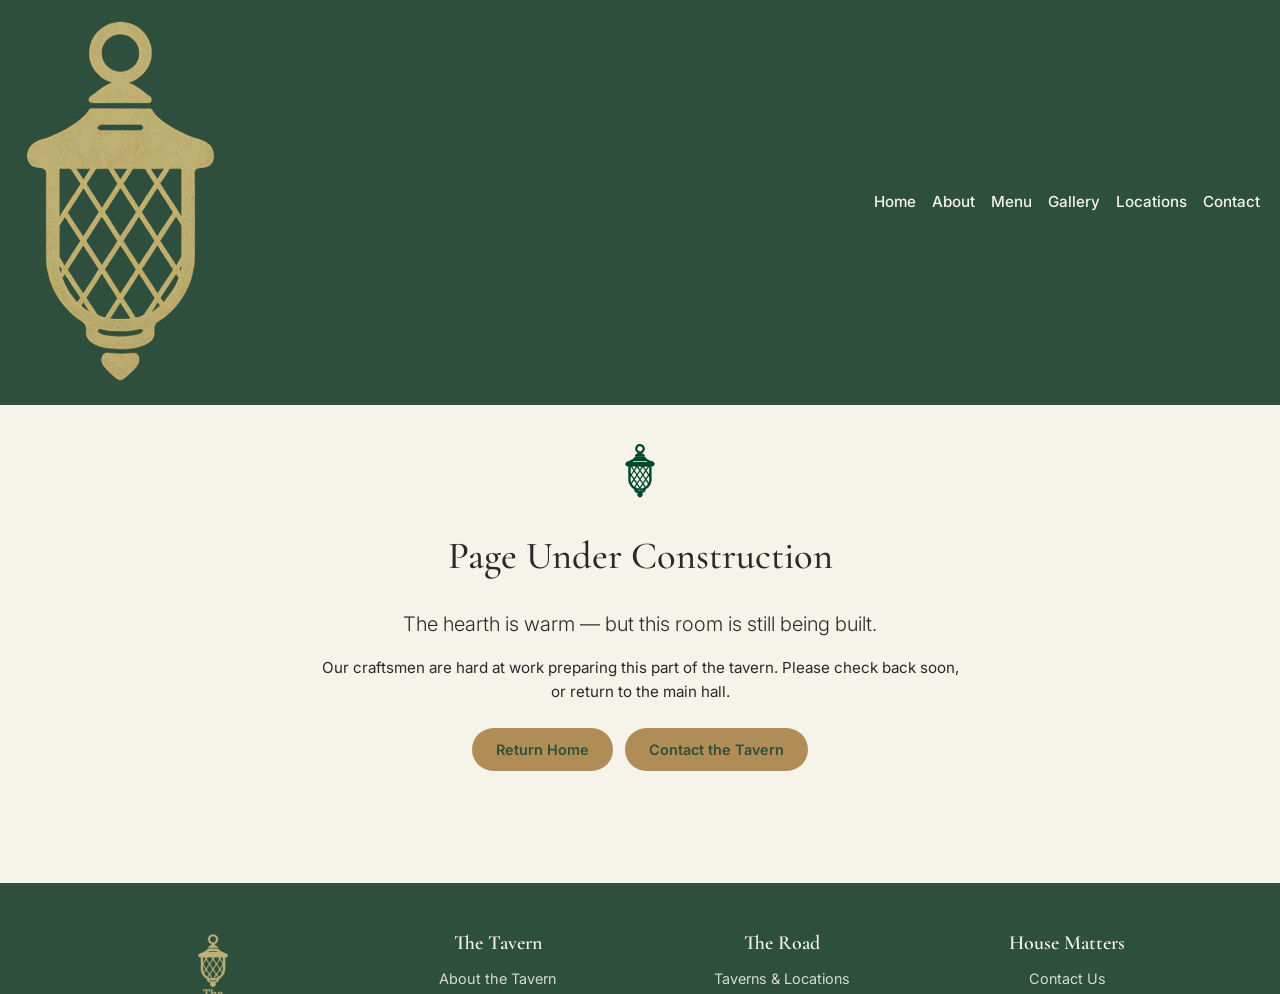
<file: under-construction.html>
<!DOCTYPE html>
<html lang="en">

<head>
    <meta charset="UTF-8">
    <meta name="viewport" content="width=device-width, initial-scale=1.0">
    <link rel="icon" type="image/png" href="assets/images/favicon/lantern-favicon.png">



    <title>Page Under Construction | The Wayfarer’s Rest</title>

    <meta name="description"
        content="This section of the Wayfarer’s Rest is still under construction. Please return later.">
    <meta name="keywords" content="under construction page, coming soon, fictional business website">

    <link href="https://cdn.jsdelivr.net/npm/bootstrap@5.3.8/dist/css/bootstrap.min.css" rel="stylesheet"
        integrity="sha384-sRIl4kxILFvY47J16cr9ZwB07vP4J8+LH7qKQnuqkuIAvNWLzeN8tE5YBujZqJLB" crossorigin="anonymous">

    <link rel="stylesheet" href="assets/css/style.css">
</head>

<body class="d-flex flex-column min-vh-100">
    <header>
        <nav class="site-navbar navbar navbar-expand-lg">
            <div class="container-fluid">
                <a class="navbar-brand" href="index.html">
                    <picture>
                        <!--Anything above 576px (mobile portrait) displays full logo-->
                        <source media="(min-width: 576px)"
                            srcset="assets/images/webP/logo-wayfarers-rest-parchment.webp">
                        <img src="assets/images/webP/icon-lantern-parchment.webp" alt="The Wayfarer’s Rest logo">
                    </picture>
                </a>
                <button class="navbar-toggler" type="button" data-bs-toggle="collapse"
                    data-bs-target="#navbarSupportedContent" aria-controls="navbarSupportedContent"
                    aria-expanded="false" aria-label="Toggle navigation">
                    <span class="navbar-toggler-icon"></span>
                </button>
                <div class="collapse navbar-collapse" id="navbarSupportedContent">
                    <ul class="navbar-nav mb-2 mb-lg-0 ms-auto">
                        <li class="nav-item">
                            <a class="nav-link" href="index.html">Home</a>
                        </li>
                        <li class="nav-item dropdown">
                            <a class="nav-link" href="about.html">About</a>
                        </li>
                        <li class="nav-item">
                            <a class="nav-link" href="menu.html">Menu</a>
                        </li>
                        <li class="nav-item">
                            <a class="nav-link" href="gallery.html">Gallery</a>
                        </li>
                        <li class="nav-item">
                            <a class="nav-link" href="locations.html">Locations</a>
                        </li>
                        <li class="nav-item">
                            <a class="nav-link" href="contact.html">Contact</a>
                        </li>
                    </ul>
                </div>
            </div>
        </nav>
    </header>
    <main>


        <section class="construction-page w-100 pb-5 pt-4">
            <div class="container text-center">

                <!-- ICON -->
                <div class="section-icon--large d-flex justify-content-center mb-3" aria-hidden="true">
                    <img src="assets/images/icons/icon-lantern-green.svg" alt="">
                </div>

                <!-- CARD -->
                <div class="construction-card mx-auto">

                    <h1>Page Under Construction</h1>

                    <p class="lead">
                        The hearth is warm — but this room is still being built.
                    </p>

                    <p>
                        Our craftsmen are hard at work preparing this part of the tavern.
                        Please check back soon, or return to the main hall.
                    </p>

                    <div class="construction-actions mt-4">
                        <a href="index.html" class="btn-primary me-2 mb-3">
                            Return Home
                        </a>
                        <a href="contact.html" class="btn-primary">
                            Contact the Tavern
                        </a>
                    </div>

                </div>
            </div>
        </section>
    </main>
    <footer class="site-footer mt-5">
        <div class="container text-center">

            <div class="row align-items-start">

                <!-- LOGO -->
                <div class="footer-logo col-12 col-lg-3 mb-4 mb-lg-0">
                    <a href="index.html">
                        <picture>
                            <source media="(min-width: 992px)"
                                srcset="assets/images/webP/logo-wayfarers-rest-parchment.webp">
                            <img src="assets/images/webP/logo-wayfarers-rest-footer-stacked.webp"
                                alt="The Wayfarer’s Rest logo">
                        </picture>
                    </a>
                </div>

                <!-- LINKS -->
                <div class="col-12 col-lg-9">
                    <div class="row justify-content-center">

                        <div class="col-12 col-md-4 col-lg-4">
                            <h2 class="h5">The Tavern</h2>
                            <ul>
                                <li><a href="index.html">About the Tavern</a></li>
                                <li><a href="faq.html">The Wayfarer's Code</a></li>
                                <li><a href="about.html">Our Story</a></li>
                            </ul>
                        </div>

                        <div class="col-12 col-md-4 col-lg-4">
                            <h2 class="h5">The Road</h2>
                            <ul>
                                <li><a href="locations.html">Taverns & Locations</a></li>
                                <li><a href="menu.html">Menu & Provisions</a></li>
                                <li><a href="about.html#other-services">Other Services</a></li>
                            </ul>
                        </div>

                        <div class="col-12 col-md-4 col-lg-4">
                            <h2 class="h5">House Matters</h2>
                            <ul>
                                <li><a href="contact.html">Contact Us</a></li>
                                <li><a href="faq.html#common-questions">Common Questions</a></li>
                                <li><a href="under-construction.html">Careers</a></li>
                            </ul>
                        </div>

                    </div>
                </div>
            </div>

            <p class="footer-hours">
                Opening times vary by location –
                <a href="locations.html">see individual taverns for details</a>.
            </p>

            <div class="footer-social d-flex justify-content-center gap-3">
                <a href="https://www.facebook.com" target="_blank" rel="noopener noreferrer"
                    aria-label="Open Facebook in A New Tab">
                    <img src="assets/images/icons/facebook.svg" alt="Facebook icon">
                </a>
                <a href="https://twitter.com" target="_blank" rel="noopener noreferrer"
                    aria-label="Open Twitter/X in A New Tab">
                    <img src="assets/images/icons/twitter-x.svg" alt="Twitter/X icon">
                </a>
                <a href="https://www.instagram.com" target="_blank" rel="noopener noreferrer"
                    aria-label="Open Instagram in A New Tab">
                    <img src="assets/images/icons/instagram.svg" alt="Instagram icon">
                </a>
            </div>

        </div>

        <div class="footer-copy">
            © 2026 The Wayfarer’s Rest. All rights reserved.
        </div>
    </footer>
    <!--Bootstrap 5 JS-->
    <script src="https://cdn.jsdelivr.net/npm/bootstrap@5.3.8/dist/js/bootstrap.bundle.min.js"
        integrity="sha384-FKyoEForCGlyvwx9Hj09JcYn3nv7wiPVlz7YYwJrWVcXK/BmnVDxM+D2scQbITxI"
        crossorigin="anonymous"></script>
    <script src="assets/js/script.js"></script>
</body>

</html>
</file>
<file: assets/css/style.css>
/* Google Fonts Import */
/* Imports the two fonts used across the site:
   - Cormorant Garamond for headings (atmosphere, medieval tone)
   - Inter for body text (clarity and accessibility)
   These must load before any rules that reference them.
*/
@import url('https://fonts.googleapis.com/css2?family=Cormorant+Garamond:wght@400;500;600;700&family=Inter:wght@400;500;600;700&display=swap');

:root {
    /* =========================
       Brand Colours
       ========================= */

    /* Primary structural colour used for
       navbar, footer, headings, and accents */
    --color-primary: #2F4F3E;
    /* forest green – anchors the brand */

    /* Secondary accent colour for interaction
       (buttons, hover states, highlights) */
    --color-accent: #B08D57;
    /* muted gold – draws attention without overpowering */

    /* Brand highlight used for parchment effects,
       logo framing, and subtle emphasis */
    --color-brand: #E2D3B3;
    /* parchment tone */

    /* =========================
       Backgrounds
       ========================= */

    /* Primary page background used on most pages
       to maximise readability */
    --bg-page: #F6F3EA;

    /* Slightly darker background used to visually
       separate sections from the page */
    --bg-section: #EFE9DC;

    /* Deep background variant reserved for
       darker structural areas (defined for flexibility) */
    --bg-dark: #1F2F27;

    /* =========================
       Text Colours
       ========================= */

    /* Default body text colour */
    --text-primary: #2A2A2A;

    /* Secondary, reduced-emphasis text
       (descriptions, metadata) */
    --text-secondary: #5F5F5F;

    /* Text used on dark backgrounds
       (nav, footer, hero overlays) */
    --text-inverse: #F6F3EA;

    /* =========================
       Typography
       ========================= */

    /* Serif heading font to reinforce theme */
    --font-heading: "Cormorant Garamond", serif;

    /* Sans-serif body font for readability,
       with full system fallback stack */
    --font-body: "Inter", system-ui, -apple-system, BlinkMacSystemFont, sans-serif;

    /* Explicit font weights to avoid magic numbers
       and keep typography consistent */
    --font-weight-regular: 400;
    --font-weight-medium: 500;
    --font-weight-semibold: 600;
    --font-weight-bold: 700;

    /* =========================
       Layout & Spacing
       ========================= */

    /* Maximum readable width for content containers */
    --container-max-width: 1200px;

    /* Default vertical spacing between sections */
    --section-padding-y: 3rem;

    /* Reduced vertical spacing for smaller screens */
    --section-padding-y-sm: 2.5rem;

    /* Border radius tokens for consistent rounding */
    --radius-sm: 4px;
    --radius-md: 8px;

    /* =========================
       UI Elements
       ========================= */

    /* Neutral border colour used throughout
       (cards, dividers, inputs) */
    --border-color: #D6D2C7;

    /* Button colour tokens for reusability */
    --button-primary-bg: var(--color-primary);
    --button-primary-text: var(--text-inverse);

    --button-secondary-bg: transparent;
    --button-secondary-text: var(--color-primary);
    --button-secondary-border: var(--color-primary);

    /* =========================
       Image & Overlay Helpers
       ========================= */

    /* Light overlay for hero text legibility */
    --overlay-dark: rgba(0, 0, 0, 0.08);

    /* Stronger overlay used when images are busy */
    --overlay-darker: rgba(0, 0, 0, 0.15);
}

/* =========================
   Base Reset & Defaults
   ========================= */

body {
    font-family: var(--font-body);
    /* Default font for body content */
    font-weight: var(--font-weight-regular);
    /* Normal weight for readability */
    line-height: 1.6;
    /* Comfortable reading rhythm */
    color: var(--text-primary);
    /* High-contrast body text */
    background-color: var(--bg-page);
    /* Parchment-style background */
}

/* =========================
   Typography
   ========================= */

h1,
h2,
h3 {
    font-family: var(--font-heading);
    /* Use serif font for hierarchy */
    line-height: 1.2;
    /* Tighter than body text */
    margin-bottom: 0.75em;
    /* Consistent spacing below */
    color: var(--text-primary);
    /* Ensure readability */
}

h1 {
    /* Responsive scaling for large hero headings */
    font-size: clamp(2.2rem, 3vw, 3rem);
}

h2 {
    /* Slightly smaller than h1, still responsive */
    font-size: clamp(1.6rem, 2.5vw, 2.1rem);
}

h3 {
    /* Fixed size for subheadings and card titles */
    font-size: 1.2rem;
}

p {
    max-width: 65ch;
    /* Optimal line length */
    margin-inline: auto;
    /* Centre text blocks */
    margin-bottom: 1rem;
    /* Paragraph separation */
    font-size: 0.95rem;
    /* Slightly condensed text */
}

/* =========================
   Sections
   ========================= */

section {
    /* Consistent vertical rhythm between sections */
    padding-top: var(--section-padding-y);
}

@media (max-width: 768px) {
    section {
        /* Reduced spacing on smaller screens */
        padding-top: var(--section-padding-y-sm);
    }
}

/* =========================
   Images
   ========================= */

img {
    display: block;
    /* Remove inline image gaps */
    width: 100%;
    /* Responsive scaling */
    height: 100%;
    /* Fill container when constrained */
    object-fit: cover;
    /* Prevent image distortion */
}

/* Aspect‑ratio helpers */
/* These ensure consistent cropping across layouts */

.hero-image {
    aspect-ratio: 16 / 9;
    /* Landscape hero imagery */
}

.card-image {
    aspect-ratio: 1 / 1;
    /* Square cards (features, gallery) */
}

.location-image {
    aspect-ratio: 4 / 5;
    /* Portrait orientation for locations */
}

/* =========================
   Cards (Features & Locations)
   ========================= */

.card,
.feature-card,
.location-card {
    background-color: #fff;
    /* Contrast against parchment */
    border-radius: var(--radius-md);
    /* Soften card edges */
    padding: 1.5rem;
    /* Internal spacing */
    height: 100%;
    /* Equal-height cards in grids */
    display: flex;
    /* Flexbox for vertical control */
    flex-direction: column;
    /* Stack content top-to-bottom */
    gap: 0.75rem;
    /* Space between elements */
    box-shadow: 0 2px 8px rgba(0, 0, 0, 0.05);
    /* Subtle elevation */
}

.card p,
.feature-card p,
.location-card p {
    font-size: 0.9rem;
    /* Slightly smaller supporting text */
    flex-grow: 1;
    /* Push CTAs or metadata to bottom */
}

.location-card img {
    aspect-ratio: 3 / 2;
    /*Forces landscape framing for location card image, ensuring consistency across uneven image sources */
}

/* =========================
   Buttons
   ========================= */

.btn-primary {
    display: inline-block;
    /* Allows padding, width, and margin to apply cleanly */
    background-color: var(--color-accent);
    /* Gold accent colour to draw attention */
    color: var(--color-primary);
    /* Dark green text to maintain brand coherence */
    border: none;
    /* Removes default browser border */
    border-radius: 999px;
    /* Fully rounded pill-style button */
    padding: 0.6rem 1.5rem;
    /* Comfortable clickable area for mouse & touch */
    font-weight: var(--font-weight-semibold);
    /* Gives CTA visual importance */
    font-size: 0.9rem;
    /* Compact size to suit UI elements */
    text-decoration: none;
    /* Removes underline from anchor buttons */
    transition: filter 0.2s ease;
    /* Smooth visual feedback on hover/focus */
}

.btn-primary:hover,
.btn-primary:focus {
    filter: brightness(1.05);
    /* Slight brightening for interaction feedback */
}

/* =========================
   Utility Helpers
   ========================= */

.text-center {
    text-align: center;
    /* Simple utility class to centre text where needed */
}


/* =========================
   Navbar
   ========================= */

.site-navbar {
    background-color: var(--color-primary);
    /* Applies the forest green brand colour to the main site navigation */
}

/* Hover effect for the brand/logo to provide subtle feedback and interactivity
   without being distracting. Opacity change preserves logo clarity. */
.site-navbar .navbar-brand:hover {
    opacity: 0.9
        /* Very subtle hover feedback */
}

.site-navbar .navbar-brand img {
    height: auto;
    /* Preserve aspect ratio */
    width: 50px;
    /* Small logo size on very small screens */
}

/* Tablet breakpoint: expand logo to full horizontal version */
@media (min-width: 576px) {
    .site-navbar .navbar-brand img {
        width: 175px;
        /* Allows full logo mark to display */
    }
}

/* Desktop breakpoint: slightly larger logo for visual balance */
@media (min-width: 768px) {
    .site-navbar .navbar-brand img {
        width: 220px;
        /* Optimised size for larger headers */
    }
}

.site-navbar .nav-link {
    color: var(--text-inverse);
    /* Light text on dark navbar */
    font-family: var(--font-body);
    /* Inter for clarity */
    font-weight: var(--font-weight-medium);
    font-size: 0.95rem;
    /* Slightly larger for comfortable navigation */
}

/* 
  Hover vs Focus states:
  These comments explain an important accessibility concept.

  :hover → mouse & pointer users
  :focus → keyboard & assistive technology users

  Styling both ensures equivalent feedback for all users.
*/

/* =========================
   Mobile Navbar Adjustments
   ========================= */

@media (max-width: 992px) {

    /* Creates separation between logo header and collapsible nav */
    .site-navbar .navbar-collapse {
        margin-top: 0.5rem;
        border-top: 1px solid rgba(242, 236, 221, 0.15);
        /* Low-contrast divider */
    }

    /* Aligns nav links visually with the logo on small screens */
    .site-navbar .navbar-nav {
        padding-left: 0.6rem;
        /* Prevents nav sticking to screen edge */
        padding-top: 0.5rem;
        /* Breathing room beneath logo */
    }

    /* Optimises link spacing and contrast for mobile */
    .site-navbar .nav-link {
        padding: 0.5rem 0;
        /* Tap‑friendly spacing */
        font-size: 0.95rem;
        /* Maintains readability */
        color: rgba(242, 236, 221, 0.9);
        /* Slightly muted to reduce glare */
    }
}

/* Interaction feedback for nav links */
nav.site-navbar .nav-link:hover,
nav.site-navbar .nav-link:focus {
    color: var(--color-accent);
    /* Muted gold hover/focus state */
}

/* Active page indicator — shows which page user is on */
.site-navbar .nav-link.active {
    color: var(--color-accent);
    /* Matches hover colour for consistency */
    font-weight: var(--font-weight-semibold);
    /* Stronger weight for emphasis */
}

/* =========================
   Navbar Hamburger Button
   ========================= */

/* Removes default Bootstrap border and adjusts padding */
.site-navbar .navbar-toggler {
    border: none;
    padding: 0.25rem 0.5rem;
    /* Larger click target on mobile */
}

/* Removes default focus ring to avoid visual clutter */
.site-navbar .navbar-toggler:focus {
    box-shadow: none;
}

/* 
   Cannot directly colour Bootstrap hamburger icon.
   Filter is used instead to:
   - invert to white
   - add sepia for gold warmth
   - saturate to enhance colour strength
*/
.site-navbar .navbar-toggler-icon {
    width: 1.5rem;
    height: 1.5rem;
    filter: invert(1) sepia(20%) saturate(80%);
    transform: scale(1.1);
    /* Slight enlargement for visibility */
}

/* =========================
   Hero Section Overrides
   ========================= */

/* Removes padding above hero so it meets the navbar */
.home-hero {
    position: relative;
    /* Needed for absolute-positioned overlay */
    padding-top: 0;
}

.home-hero img {
    height: 100%
        /* Allows hero image to fill container */
}

/* =========================
   Hero Text Overlay
   ========================= */

.hero-overlay {
    position: absolute;
    inset: 0;
    /* Full cover over hero image,takes overlay out of document flow */

    display: flex;
    flex-direction: column;
    /* Stack heading & text vertically */
    justify-content: center;
    /* Centre vertically */
    align-items: center;
    /* Centre horizontally */

    text-align: center;
    padding: 2rem;
    /* Prevent text touching edges */

    color: var(--text-inverse);
    /* Light text for contrast */
    z-index: 2;
    /* Above hero image */
}

.hero-overlay h1 {
    color: var(--text-inverse);
    /* Explicit override for heading colour */
}

/* Mobile safeguard to ensure hero remains flush */
@media (max-width: 768px) {
    .home-hero {
        padding-top: 0;
    }
}

/* =========================
   Menu Page
   ========================= */

/* Wrapper for the menu hero section.
   Resets vertical spacing so the hero image can sit flush with the navbar. */
.menu-hero {
    background-color: var(--bg-section);
    /* Matches surrounding page sections */
    padding-top: 0;
    /* Removes default section padding */
    padding-bottom: 0;
    /* Ensures hero controls spacing itself */
}

/* Container for the menu hero image.
   Breaks out of the standard content width to span full viewport width. */
.menu-hero-image {
    position: relative;
    /* Establishes positioning context for overlay */
    width: 100vw;
    /* Full viewport width */
    max-width: none;
    /* Overrides container constraints */
    margin: 0 calc(50% - 50vw) 0;
    /* True full-width breakout trick */
    overflow: hidden;
    /* Prevents image bleed */
    box-shadow: 0 18px 40px rgba(0, 0, 0, 0.12);
    /* Depth to separate hero from content */
}

/* Image inside the hero container */
.menu-hero-image img {
    width: 100%;
    /* Fully responsive */
    height: auto;
    /* Preserve aspect ratio */
    display: block;
    /* Removes inline whitespace */
}

/* Text overlay for the menu hero.
   Positioned on top of the image, centred using Flexbox. */
.menu-hero .hero-content {
    position: absolute;
    /* Allows overlay on top of image */
    inset: 0;
    /* Fills the entire hero image */
    display: flex;
    /* Flexbox for internal alignment */
    flex-direction: column;
    /* Stack heading and paragraph */
    justify-content: center;
    /* Vertical centring */
    align-items: center;
    /* Horizontal centring */
    padding: 2rem 1.5rem;
    /* Prevents text touching edges */
    z-index: 1;
    /* Above hero image */
    color: var(--text-inverse);
    /* Light text for contrast */
    font-family: var(--font-body);
    /* Inter for legibility */
}

/* Menu hero heading style */
.menu-hero .hero-content h1 {
    font-family: var(--font-heading);
    /* Decorative serif for hierarchy */
    font-weight: var(--font-weight-bold);
    /* Strong brand emphasis */
    font-size: clamp(2rem, 3vw, 3rem);
    /* Responsive scaling */
    margin-bottom: 1rem;
    /* Separation from description */
    max-width: 12ch;
    /* Prevents overly long lines */
    color: inherit;
    /* Inherits light overlay colour */
}

/* Menu hero descriptive paragraph */
.menu-hero .hero-content p {
    margin-bottom: 0;
    /* Tightens layout */
    max-width: 45rem;
    /* Readable line length */
    font-size: 1rem;
    /* Slightly larger for hero copy */
    line-height: 1.65;
    /* Comfortable reading */
    color: inherit;
    /* Ensures consistent colouring */
}

/* Sticky anchor bar containing menu section links */
.menu-anchors-bar {
    position: sticky;
    /* Sticks to top on scroll */
    top: 0;
    /* Anchored to top of viewport */
    z-index: 20;
    /* Above menu content */
    background-color: rgba(246, 243, 234, 0.97);
    /* Semi‑opaque parchment */
    border-bottom: 1px solid rgba(0, 0, 0, 0.08);
    /* Subtle separation line */
    display: flex;
    /* Centres inner anchor container */
    justify-content: center;
    padding: 1rem 0;
    /* Vertical spacing */
}

/* Container holding the individual anchor links */
.menu-anchors {
    display: flex;
    /* Horizontal layout */
    flex-wrap: wrap;
    /* Allows wrapping on small screens */
    justify-content: center;
    /* Centre alignment */
    align-items: center;
    align-content: center;
    gap: 0.75rem;
    /* Space between anchor buttons */
    padding: 0 1rem;
    /* Prevents edge collision */
    width: 100%;
    max-width: 1150px;
    /* Prevents anchors stretching too wide */
}

/* Individual menu anchor links */
.menu-anchor {
    display: inline-flex;
    /* Enables flex centring */
    align-items: center;
    justify-content: center;
    padding: 0.35rem 0.8rem;
    /* Clickable area */
    color: var(--color-primary);
    /* Brand green text */
    text-decoration: none;
    /* Remove underline */
    font-weight: var(--font-weight-medium);
    letter-spacing: 0.01em;
    /* Slight clarity improvement */
    transition: color 0.2s ease,
        opacity 0.2s ease;
    /* Smooth interaction feedback */
}

/* Hover and focus interaction for anchors */
.menu-anchor:hover,
.menu-anchor:focus {
    color: var(--color-accent);
    /* Gold highlight */
    opacity: 0.85;
    /* Softens feedback */
}

/* Active menu section indicator (updated via JS) */
.menu-anchor.active {
    color: var(--color-accent);
    /* Persistent highlight */
}

/* Wrapper for each menu category section */
.menu-category {
    background-color: var(--bg-section);
    /* Section separation */
    padding-top: 2rem;
    padding-bottom: 2rem;
    scroll-margin-top: 5rem;
    /* Prevents sticky bar overlap when anchored */
}

/* First section offset to compensate for hero overlap */
#house-specials {
    padding-top: 0.5rem;
}

/* Duplicate rule ensures consistency if overridden elsewhere */
.menu-category {
    background-color: var(--bg-section);
    padding-top: 2rem;
    padding-bottom: 2rem;
}

/* Spacing beneath section headings */
.menu-category .section-title {
    margin-bottom: 1.2rem;
}

/* Shared framed image styling for menu heroes and about pillars */
.menu-category__hero,
.about-pillars img.pillar-image {
    max-width: 840px;
    /* Aligns with menu content width */
    padding: 0.1rem;
    /* Creates frame thickness */
    margin: 0 auto 1.75rem;
    /* Centres and spaces image */
    background-color: var(--bg-page);
    /* Parchment backdrop */
    border: 3px solid rgba(168, 134, 62, 0.6);
    /* Antique gold frame */
    box-shadow:
        inset 0 0 0 1px rgba(255, 236, 180, 0.4);
    /* Inner highlight for depth */
}

/* Image inside the framed hero */
.menu-category__hero img {
    aspect-ratio: 3 / 2;
    /* Consistent landscape framing */
    width: 100%;
    height: auto;
    display: block;
}

/* Grid wrapper for menu items */
.menu-items {
    display: grid;
    /* Grid allows simple vertical stacking */
    gap: 0;
    /* Borders provide separation instead */
    max-width: 840px;
    /* Aligns with hero images */
    margin: 0 auto;
    /* Centre container */
}

/* Individual menu item rows */
.menu-item {
    display: grid;
    /* Two-column layout */
    grid-template-columns: 1fr auto;
    /* Item name left, price right */
    gap: 1rem;
    /* Space between text and price */
    align-items: flex-start;
    /* Prevents price centring vertically */
    padding: 1rem 0;
    /* Vertical rhythm */
    border-bottom: 1px solid rgba(0, 0, 0, 0.08);
    /* Divider line */
}

/* Remove divider from final item */
.menu-item:last-child {
    border-bottom: none;
}

/* Menu item name styling */
.menu-item h3 {
    margin-bottom: 0.35rem;
    font-size: 1.05rem;
    letter-spacing: 0.02em;
}

/* Menu item description */
.menu-item p {
    margin: 0;
    color: var(--text-secondary);
    /* Reduced emphasis */
    font-size: 0.95rem;
    max-width: 55ch;
    /* Readability control */
}

/* Price styling */
.menu-item__price {
    font-weight: var(--font-weight-semibold);
    color: var(--color-primary);
    /* Reinforces brand colour */
    text-align: right;
    white-space: nowrap;
    /* Prevents wrapping prices */
}

/* Wrapper for allergen and seasonality notices */
.menu-notice {
    background-color: var(--bg-page);
    /* Returns to page background */
    padding-top: 3rem;
    padding-bottom: 3rem;
    /* Ensures full visibility of content */
}

/* Individual notice blocks */
.menu-notice__item {
    background: transparent;
    /* Allows background to show through */
    border: 1px solid rgba(0, 0, 0, 0.08);
    border-radius: var(--radius-md);
    padding: 1.5rem;
    margin-bottom: 1rem;
}

/* Notice headings */
.menu-notice__item strong {
    display: block;
    margin-bottom: 0.5rem;
    font-size: 1rem;
}

/* Call-to-action container */
.menu-cta {
    padding-bottom: 3rem;
    /* Spacing before footer */
}

/* CTA button wrapper */
.menu-cta-buttons {
    display: flex;
    flex-wrap: wrap;
    /* Buttons stack on small screens */
    justify-content: center;
    gap: 1rem;
    margin-top: 1.5rem;
    margin-bottom: 2rem;
}

/* Ensures consistent CTA button width */
.menu-cta .btn-primary {
    min-width: 210px;
}

/* =========================
   Tablet Adjustments
   ========================= */

@media (max-width: 992px) {
    .menu-anchors {
        gap: 0.5rem;
        padding: 0.45rem 0;
        flex-wrap: wrap;
        justify-content: center;
        align-content: center;
    }

    .menu-category {
        padding-top: 1.75rem;
        padding-bottom: 1.75rem;
    }

    .menu-category .section-title {
        margin-bottom: 1rem;
    }

    .menu-category__hero {
        margin-bottom: 0.9rem;
    }
}

/* =========================
   Mobile Adjustments
   ========================= */

@media (max-width: 768px) {
    .menu-item {
        grid-template-columns: 1fr;
        /* Stack price below description */
        text-align: left;
    }

    .menu-item__price {
        text-align: left;
        /* Align price with text */
    }

    .menu-anchors {
        justify-content: center;
        padding: 0.35rem 0;
        gap: 0.5rem;
        flex-wrap: wrap;
        align-content: center;
    }

    .menu-hero .hero-content {
        padding: 1.3rem 1rem;
        /* Tighter hero spacing on mobile */
    }

    .menu-category {
        padding-top: 1.25rem;
        padding-bottom: 1.25rem;
    }

    .menu-category .section-title {
        font-size: 1.3rem;
        /* Prevents oversized headings */
    }

    .menu-item {
        padding: 0.85rem 0;
    }

    .menu-cta {
        padding-top: 1.5rem;
        padding-bottom: 1.5rem;
    }
}

/* =========================
   Section header lantern
   ========================= */

.section-icon {
    display: flex;
    justify-content: center;
    align-items: center;
    margin-bottom: 1rem;
}

.section-icon--large img {
    width: 88px;
    margin-inline: auto;
    height: auto;
}

.menu-section-icon,
.contact-section-icon,
.gallery-section-icon {
    display: flex;
    justify-content: center;
    align-items: center;

    background-color: var(--bg-section);

    padding: 1.25rem 0 0
        /* space above & below icon */
}

.contact-section-icon,
.gallery-section-icon {
    padding-top: 1rem;
}

.menu-section-icon img,
.contact-section-icon img,
.gallery-section-icon img {
    width: 80px;
    /* adjust size here */
    height: auto;
}

@media (min-width: 992px) {
    .contact-section-icon {
        display: none;
    }
}


@media (max-width: 768px) {
    .menu-section-icon {
        padding: 1rem 0 0;
    }

    .menu-section-icon img,
    .gallery-section-icon img,
    .contact-section-icon img {
        width: 60px;
    }
}

/* =========================
   Contact Form Improvements
   ========================= */

.contact p {
    max-width: none;
    margin-inline: 0;
}

@media (max-width: 991px) {

    .contact h2,
    .contact h1,
    .contact p {
        text-align: center;
    }


}

/* =========================
   Contact Form – General Styling
   ========================= */

.contact {
    background-color: var(--bg-section);
}

/* Form container */
.contact form {
    margin-top: 1.5rem;
}

/* Field groups */
.contact label {
    display: block;
    font-weight: var(--font-weight-medium);
    margin-bottom: 0.4rem;
}

.contact input,
.contact textarea,
.contact select {
    display: block;
    width: 100%;
    padding: 0.65rem 0.75rem;

    font-family: var(--font-body);
    font-size: 0.95rem;

    border: 1px solid var(--border-color);
    border-radius: var(--radius-sm);
    background-color: #fff;
}

/* Space between fields */
.contact input,
.contact textarea,
.contact select {
    margin-bottom: 1.4rem;
}

/* Textarea emphasis */
.contact textarea {
    min-height: 180px;
    resize: vertical;
}

/* Focus states – on brand */
.contact input:focus,
.contact textarea:focus,
.contact select:focus {
    outline: none;
    border-color: var(--color-primary);
}

/* =========================
   Contact page divider
   ========================= */

/* Desktop: vertical divider */
@media (min-width: 992px) {
    .contact .col-lg-5 {
        border-left: 1px solid var(--border-color);
        padding-left: 2rem;
    }

    .contact {
        margin-top: 3rem;
        margin-bottom: 3rem;
    }
}

/* Mobile & tablet: horizontal divider */
@media (max-width: 991px) {
    .contact .col-lg-5 {
        border-top: 1px solid var(--border-color);
        margin-top: 2rem;
        padding-top: 2rem;
    }
}

.contact-page .btn-primary {
    margin-top: 0.5rem;
}


/* =========================
   Gallery Images – Framed Style
   ========================= */

.gallery-item img {
    width: 100%;
    height: auto;
    display: block;

    border: 5px solid rgba(168, 134, 62, 0.6);
    /* soft outer frame */


    background-color: var(--bg-page);
    /* parchment behind image */

    box-shadow:
        0 1px 3px rgba(0, 0, 0, 0.06);
    /* very subtle depth */
}

.gallery-page main,
.contact-page main {
    background-color: var(--bg-section);
}

.gallery-page main {
    padding-bottom: 3rem;
}

.gallery-page .page-header {
    padding: 0;
}

/* Contact */

/* =========================
   Page Header (no image)
   ========================= */

.page-header {
    background-color: var(--bg-section);
    padding: 3rem 0;
}

.page-header p {
    max-width: 60ch;
    margin-inline: auto;
}

/* =========================
   Tavern Code
   ========================= */

.tavern-code {
    background-color: var(--bg-section);
    padding-bottom: 2rem;
}

.tavern-code .section-title {
    margin-bottom: 1rem;
}

.tavern-code.section-intro {
    max-width: 65ch;
    margin-top: 0;
    margin-bottom: 1.5rem;
}

/* =========================
   Section-to-section divider
   ========================= */


.section-break-wrapper {
    background-color: var(--bg-section);
    padding-bottom: 2rem;
}

.section-break {
    width: 120px;
    height: 2px;
    background-color: var(--border-color);
    margin: 0 auto;
}

.tavern-rule {
    margin-bottom: 2.5rem;
}

.tavern-rule h3 {
    margin-bottom: 0.5rem;
}

/* =========================
   FAQ
   ========================= */

.faq {
    background-color: var(--bg-page);
    padding: 3rem 0;
}

.faq .section-title {
    margin-bottom: 2rem;
}

.accordion-item {
    border: 1px solid var(--border-color);
    border-radius: var(--radius-sm);
    margin-bottom: 0.75rem;
    overflow: hidden;
}

.accordion-button {
    font-family: var(--font-body);
    font-weight: var(--font-weight-medium);
}

.accordion-button:not(.collapsed) {
    background-color: #d9e7fb;
    /* wireframe highlight */
    color: var(--text-primary);
}

/* =========================
   CTA
   ========================= */

.code-cta {
    background-color: #d6d6d6;
    /* matches wireframe */
    padding: 3rem 0;
}

.code-cta h2 {
    margin-bottom: 1rem;
}

/* About Page */

/* =========================
   About Hero
========================= */

.about-hero {
    padding-top: 0;
    /* Removes default section padding so the
                                          hero image meets the navbar cleanly */
}

.about-hero-image {
    position: relative;
    /* Establishes positioning context for overlays */
    width: 100vw;
    /* Full viewport width */
    margin: 0 calc(50% - 50vw);
    /* Breaks content out of max-width container
                                          to achieve true edge-to-edge layout */
    overflow: hidden;
    /* Prevents image or overlay bleed */
}

/* Image itself */
/* Shared with .home-hero to ensure consistent behaviour */
.home-hero img,
.about-hero-image img {
    width: 100%;
    /* Scales image to container width */
    max-height: 85vh;
    /* Prevents the hero from becoming too tall */
    display: block;
    /* Removes inline image spacing */
}

/* Optional dark overlay for text contrast */
.about-hero-image::after {
    content: "";
    /* Required to generate pseudo-element */
    position: absolute;
    /* Allows overlaying on the image */
    inset: 0;
    /* Covers the entire hero image */
    background: linear-gradient(180deg,
            /* Vertical gradient */
            rgba(15, 25, 18, 0.2) 0%,
            /* Light darkening at top */
            rgba(15, 25, 18, 0.6) 100%
            /* Stronger darkening at bottom */
        );
    /* Improves text readability on bright images */
}

/* Text overlay */
.about-hero-content {
    position: absolute;
    /* Allows content to sit on top of the image */
    inset: 0;
    /* Fills entire hero area */
    z-index: 1;
    /* Above the overlay pseudo-element */

    display: flex;
    /* Flexbox for internal alignment */
    flex-direction: column;
    /* Stack heading and paragraph */
    justify-content: center;
    /* Vertical centring */
    align-items: center;
    /* Horizontal centring */

    text-align: center;
    /* Centres text content */
    padding: 2rem 1.5rem;
    /* Prevents text touching viewport edges */

    color: var(--text-inverse);
    /* Light text for contrast */
}

/* Typography inside hero */
.about-hero-content h1 {
    font-family: var(--font-heading);
    /* Serif font for significance */
    font-weight: var(--font-weight-bold);
    font-size: clamp(2.2rem, 3vw, 3rem);
    /* Responsive scaling */
    margin-bottom: 1rem;
    /* Space between heading and text */
    color: inherit;
    /* Inherits overlay text colour */
}

.about-hero-content p {
    max-width: 50ch;
    /* Keeps text readable */
    font-size: 1rem;
    line-height: 1.6;
    margin: 0;
    /* Removes default paragraph margin */
    color: inherit;
}

/* Shared CTA section styling for About and Home */
.about-cta,
.home-cta {
    padding-bottom: 3rem;
    /* Visual separation from next section */
    border-bottom: 1px solid rgba(0, 0, 0, 0.08);
    /* Subtle divider */
}


/* =========================
   About Timeline
========================= */

.about-timeline {
    background-color: var(--bg-section);
    /* Matches wireframe section background */
    padding: 3rem 0;
    /* Vertical spacing for timeline area */
}

.timeline {
    position: relative;
    /* Required for absolutely positioned centre line */
    max-width: none;
    /* Allows full-width layout */
    margin: 3rem auto 0;
    /* Space above timeline itself */
}

/* Center vertical line */
.timeline::before {
    content: "";
    /* Generates the central timeline line */
    position: absolute;
    left: 50%;
    /* Centres line horizontally */
    top: 0;
    bottom: 0;
    /* Runs full height of timeline */
    width: 2px;
    background-color: var(--border-color);
    transform: translateX(-50%);
    /* Corrects centring offset */
}

/* Individual timeline item wrapper */
.timeline-item {
    position: relative;
    /* Required for marker positioning */
    display: flex;
    /* Allows left/right alignment */
    margin-bottom: 3rem;
    width: 100%;
}

/* Left-aligned items */
.timeline-item--left {
    justify-content: flex-end;
    /* Pushes content to the right */
    padding-right: calc(50% + 24px);
    /* Clears space for centre line + marker */
}

/* Right-aligned items */
.timeline-item--right {
    justify-content: flex-start;
    /* Pushes content to the left */
    padding-left: calc(50% + 24px);
    /* Clears space for centre line + marker */
}

/* Timeline marker (the dot) */
.timeline-marker {
    position: absolute;
    left: 50%;
    /* Centres marker on vertical line */
    top: 50.5%;
    /* Aligns dot with card midpoint */
    width: 14px;
    height: 14px;
    background-color: var(--color-primary);
    border-radius: 50%;
    /* Makes it a circular marker */
    transform: translateX(-50%);
    z-index: 2;
    /* Above cards and line */
}

/* Timeline content card */
.timeline-content {
    position: relative;
    /* Needed for arrow pseudo-elements */
    background-color: var(--bg-section);
    border-radius: var(--radius-md);
    box-shadow: 0 4px 12px rgba(0, 0, 0, 0.08);
    /* Elevation above background */
    max-width: 800px;
}

/* Image inside the timeline card */
.timeline-content img {
    width: 100%;
    height: auto;
    object-fit: cover;
    /* Maintains image integrity */
}

/* Timeline text container */
.timeline-text {
    padding: 1.25rem;
    /* Space around text */
}

.timeline-text h3 {
    margin-bottom: 0.5rem;
}

/* =========================
   Timeline Arrows (to dots)
========================= */

/* LEFT items: arrow points right */
.timeline-item--left .timeline-content::before {
    content: "";
    position: absolute;
    top: 50%;
    right: -12px;
    /* Positions arrow toward centre line */

    width: 0;
    height: 0;

    border-top: 10px solid transparent;
    border-bottom: 10px solid transparent;
    border-left: 12px solid var(--border-color);
}

/* RIGHT items: arrow points left */
.timeline-item--right .timeline-content::before {
    content: "";
    position: absolute;
    top: 50%;
    left: -12px;
    /* Positions arrow toward centre line */

    width: 0;
    height: 0;

    border-top: 10px solid transparent;
    border-bottom: 10px solid transparent;
    border-right: 12px solid var(--border-color);
}

/* Metadata row under timeline cards */
.timeline-meta {
    display: flex;
    align-items: center;
    justify-content: center;
    gap: 0;
    padding-top: 0.75rem;
}

/* =========================
   Mobile Timeline Layout
========================= */

@media (max-width: 768px) {

    .timeline::before {
        left: 16px;
        /* Moves vertical line to left edge */
        transform: none;
        /* No centring needed */
    }

    .timeline-item {
        padding-left: 2.5rem;
        /* Space for line and marker */
    }

    .timeline-item--left,
    .timeline-item--right {
        padding: 0 0 0 2.5rem;
        /* Uniform layout direction */
        justify-content: flex-start;
        /* All items flow in one column */
    }

    .timeline-marker {
        left: 16px;
        /* Aligns markers with vertical line */
        transform: none;
    }

    .timeline-content {
        max-width: 100%;
        /* Cards fill available width */
    }
}

/* Shared icon sizing used in timeline and rule sections */
.tavern-rule img,
.pillar-icon img {
    width: 48px;
    margin-inline: auto;
    /* Centres icon horizontally */
    margin-bottom: 0.75rem;
}

.timeline-meta .pillar-icon {
    margin-top: 2px;
    /* Fine alignment tweak */
}

/* ======================================================
   LOCATIONS PAGE – NON‑MAP STYLES
   ====================================================== */

/* Applied to the <body> or top-level wrapper on the locations page.
   Keeps the page background consistent with the rest of the site. */
.locations-page {
    background-color: var(--bg-page);
    /* Parchment background */
}

/* =========================
   Header / Hero
   ========================= */

/* Intro/header section at the top of the Locations page */
.locations-header {
    background-color: var(--bg-section);
    /* Slight contrast from page background */
    padding: 3.5rem 0 3rem;
    /* Extra emphasis at page entry */
    text-align: center;
    /* Centres heading and text */
}

.locations-header h1 {
    margin-bottom: 0.75rem;
    /* Separates title from description */
}

.locations-header p {
    max-width: 60ch;
    /* Controls line length */
    margin-inline: auto;
    /* Centres paragraph block */
    opacity: 0.9;
    /* Softens text slightly */
}

/* =========================
   Tavern Types Section
   ========================= */

/* Section explaining different tavern categories */
.tavern-types {
    background-color: #d9d9d9;
    /* Neutral backdrop for cards */
    padding: 3rem 0;
}

/* Ensures the lantern icon blends into section background */
.tavern-types .menu-section-icon {
    background-color: inherit;
}

/* Same treatment for map section icon */
.locations-map-section .menu-section-icon {
    background-color: inherit;
}

.tavern-types h2 {
    margin-bottom: 0.75rem;
    text-align: center;
}

/* Paragraph immediately under the section title */
.tavern-types>.container>p {
    max-width: 65ch;
    margin: 0 auto 2.5rem;
    /* Centres and separates from cards */
    text-align: center;
}

/* Individual tavern type cards */
.type-card {
    background-color: #fff;
    /* Card contrast */
    padding: 1.75rem 1.5rem;
    border-radius: var(--radius-md);
    text-align: center;
    box-shadow: 0 4px 12px rgba(0, 0, 0, 0.08);
    /* Elevation for hierarchy */
}

.type-card h3 {
    margin-bottom: 0.5rem;
}

.type-card p {
    font-size: 0.9rem;
    /* Supporting text */
    opacity: 0.85;
    /* Reduced emphasis */
}

/* =========================
   Map Section Layout
   ========================= */

.locations-map-section {
    padding: 4rem 0;
    /* Visual spacing from other sections */
    background-color: var(--bg-page);
}

.locations-map-section h2 {
    text-align: center;
    margin-bottom: 0.5rem;
}

.locations-map-section p {
    text-align: center;
    margin-bottom: 2rem;
    opacity: 0.8;
}

/* Responsive tightening for smaller screens */
@media (max-width: 768px) {
    .locations-header {
        padding: 2.5rem 0;
    }

    .tavern-types {
        padding: 2.5rem 0;
    }

    .locations-map-section {
        padding: 3rem 0;
    }
}


/* ======================================================
   LOCATIONS PAGE – MAP & INTERACTION STYLES
   ====================================================== */

/* Map frame containing the image, dots, and popups */
.map-wrapper {
    position: relative;
    /* Required for absolute-positioned dots */
    overflow: hidden;
    /* Prevents bleed from overlays initially */
    max-width: 950px;
    /* Keeps map readable on large screens */
    margin: 0 auto;
    /* Centres map */
    background-color: var(--bg-section);
    border-radius: var(--radius-md);
    box-shadow: 0 8px 24px rgba(0, 0, 0, 0.12);
    /* Strong visual focus */
    z-index: 2;
}

/* Map image itself */
.map-wrapper img {
    width: 100%;
    height: auto;
    display: block;
    border-radius: var(--radius-md);
    /* Matches container rounding */
}

/* =========================
   Map Dots (Markers)
   ========================= */

.map-dot {
    position: absolute;
    /* Positioned relative to map-wrapper */
    width: 14px;
    height: 14px;
    border-radius: 50%;
    /* Circular markers */
    transform: translate(-50%, -50%);
    /* True centring on coordinate point */
    z-index: 3;
    /* Above map image */
    cursor: pointer;
    /* Indicates interactivity */
    box-shadow: 0 0 0 2px var(--bg-section);
    /* Halo to separate from map */
    transition: transform 0.15s ease,
        box-shadow 0.15s ease;
}

/* Smaller dots on tablets */
@media (max-width: 992px) {
    .map-dot {
        width: 11px;
        height: 11px;
    }
}

/* Even smaller dots on mobile */
@media (max-width: 576px) {
    .map-dot {
        width: 9px;
        height: 9px;
    }
}

/* Hover and active state (JS toggles .active) */
.map-dot.active {
    transform: translate(-50%, -50%) scale(1.3) !important;
    /* Emphasises selected dot */
    box-shadow: 0 0 0 3px var(--bg-section);
    /* Stronger halo */
}

/* =========================
   Tavern Type Colour Coding
   ========================= */

/* These classes are added to dots to visually distinguish tavern categories */

.market {
    background-color: #6b4b2a;
}

.coastal {
    background-color: #1f4e79;
}

.wilderness {
    background-color: #2f5d3a;
}

.wayhouse {
    background-color: #555;
}

.edge {
    background-color: #000;
}

/* =========================
   Dot Coordinates
   ========================= */

/* Each .tX class positions a single dot using
   percentage values tuned to the map image.
   JS does NOT position dots — it only reacts to clicks. */

/* Market Taverns */
.t1 {
    top: 45%;
    left: 60%;
}

.t2 {
    top: 40%;
    left: 49%;
}

.t3 {
    top: 50%;
    left: 53%;
}

/* Coastal Taverns */
.t4 {
    top: 41%;
    left: 78%;
}

.t5 {
    top: 15%;
    left: 34%;
}

.t6 {
    top: 78%;
    left: 30%;
}

/* Wilderness Taverns */
.t7 {
    top: 43%;
    left: 33%;
}

.t8 {
    top: 46%;
    left: 70%;
}

.t9 {
    top: 27%;
    left: 41%;
}

/* Wayhouses */
.t10 {
    top: 33%;
    left: 57%;
}

.t11 {
    top: 54%;
    left: 40%;
}

.t12 {
    top: 60%;
    left: 49%;
}

/* Edge of the World */
.t13 {
    top: 45%;
    left: 18%;
}

/* Fine-tuning coordinates for tablet layouts */
@media (max-width: 992px) {
    .t6 {
        top: 78%;
        left: 30.5%;
    }

    .t5 {
        top: 16%;
        left: 34%;
    }

    .t4 {
        top: 41%;
        left: 77%;
    }
}

/* =========================
   Tavern Pop‑ups
   ========================= */

.tavern-popup {
    position: absolute;
    /* Positioned by JS relative to map */
    max-width: 400px;
    padding: 1rem 1.1rem;
    background-color: #f3efe6;
    border-radius: 10px;

    box-shadow:
        0 10px 30px rgba(0, 0, 0, 0.25),
        inset 0 0 0 1px rgba(0, 0, 0, 0.08);

    opacity: 0;
    /* Hidden by default */
    pointer-events: none;
    /* Prevent interaction when hidden */

    transform: scale(0.96);
    /* Subtle shrink when hidden */
    transition: opacity 0.2s ease,
        transform 0.2s ease;

    z-index: 4;
    /* Above dots and map */
}

/* JS toggles this class to show the popup */
.tavern-popup.active {
    opacity: 1;
    pointer-events: auto;
    transform: scale(1);
}

.tavern-popup h3 {
    text-align: center;
    margin-bottom: 0.4rem;
    font-size: 1.1rem;
}

.tavern-popup img {
    margin-bottom: 0.4rem;
}

.tavern-popup p {
    font-size: 0.9rem;
    line-height: 1.55;
    margin: 0;
}

/* Allow popups to extend outside the map image */
.map-wrapper {
    overflow: visible;
}

/* Mobile adjustments for popup positioning */
@media (max-width: 576px) {
    .tavern-popup {
        left: 5% !important;
        /* JS-safe override to keep popup visible */
        transform: translateX(-50%);
    }

    .tavern-popup p {
        font-size: 0.5rem;
        /* Temporary size reduction to prevent overflow */
    }
}

/* Extra-small screen dot tweak */
@media (max-width: 576px) {
    .map-dot {
        width: 5px;
        height: 12px;
    }
}

@media (max-width: 992px) {
    .tavern-popup {
        width: 48vw;
    }
}

/* =========================
   Map Key / Legend
   ========================= */

.map-key {
    background-color: var(--bg-section);
    border-radius: var(--radius-md);
    padding: 1.25rem 1.25rem 1.4rem;
    box-shadow:
        0 6px 18px rgba(0, 0, 0, 0.08),
        inset 0 0 0 1px rgba(0, 0, 0, 0.06);
}

.map-key h3 {
    font-family: var(--font-heading);
    font-size: 1.1rem;
    margin-bottom: 0.75rem;
    text-align: center;
}

.map-key-list {
    list-style: none;
    padding: 0;
    width: max-content;
    /* Shrinks list to fit contents */
    margin: 0 auto;
    /* Centres key */
}

.map-key-list li {
    display: flex;
    align-items: center;
    gap: 0.6rem;
    font-size: 0.9rem;
    color: var(--text-secondary);
}

.map-key-dot {
    width: 12px;
    height: 12px;
    border-radius: 50%;
    flex-shrink: 0;
    box-shadow: 0 0 0 1.5px var(--bg-section);
}

.map-key-list li:not(:last-child) {
    padding-bottom: 0.3rem;
    border-bottom: 1px solid rgba(0, 0, 0, 0.04);
}


/* Footer */

/*Applying the primary brand colour as the background for the footer, with inverse text for contrast, and padding to create space around the content. The font size is slightly smaller to differentiate it from main content and suit typical footer information.*/
.site-footer {
    background-color: var(--color-primary);
    /* forest green */
    color: var(--text-inverse);
    /* parchment */
    padding: 3rem 0 0;
    font-size: 0.9rem;
}

.footer-logo img {
    margin-inline: auto;
}

/* Footer logo sizing */
.site-footer .footer-logo img {
    height: 200px;
    width: auto;
}

/* Desktop */
@media (min-width: 992px) {
    .site-footer .footer-logo img {
        height: 100px;
    }
}

.site-footer .footer-logo {
    padding-bottom: 1rem;
}

.site-footer h2 {
    font-family: var(--font-heading);
    /* Cormorant */
    font-weight: 600;
    color: var(--text-inverse);
    margin-bottom: 0.75rem;
    color: var(--text-inverse);
}

/*Removing default padding to center the list items and removing default list styling for a cleaner look*/
.site-footer ul {
    list-style: none;
    padding: 0;
    margin: 0;
}

/* Removing default link styling for footer links to allow for custom styles that fit the brand palette.*/
.site-footer a {
    text-decoration: none;
}

/*Applying body font to footer links and hours for consistency, with a slightly reduced font size and a lighter color to differentiate it from main content while maintaining readability against the dark background.*/
.site-footer a,
.site-footer .footer-hours {
    font-family: var(--font-body);
    /* Inter */
    font-size: 0.9rem;
    color: rgba(246, 243, 234, 0.85);
}

.footer-hours {
    opacity: 0.7;
}

/* Adding spacing between list items in the footer to improve readability */
.site-footer li {
    margin-bottom: 0.4rem;
}

/* Adding a hover effect to footer links to provide visual feedback */
.site-footer a:hover {
    color: var(--color-accent);
}

/* When footer is stacked on mobile and tablet, add spacing between the columns to prevent cramping and improve readability except for under logo. This adds a bottom margin to the full-width columns, which will stack vertically, while on desktop the columns are side by side and do not require this spacing.*/
@media (max-width: 992px) {
    .site-footer .col-12 {
        margin-bottom: 1.25rem;
    }

    .site-footer .footer-logo {
        margin-bottom: 0
    }
}

/* Using flexbox to arrange social media icons in a row with consistent spacing between them, and centering them within the footer for a balanced and visually appealing layout. The gap property provides a simple way to maintain equal spacing between the icons without needing to add individual margins to each one.*/
.footer-social {
    display: flex;
    gap: 1rem;
    /* Adds space between icons */
    justify-content: center;
}

/*Adds spacing above the social media icons and the opening hours section */
.footer-social,
.footer-hours {
    margin-top: 1rem;
}

/* Gives the social media icons a subtle parchment tint to match the brand palette */
.footer-social a img {
    filter: invert(0.9) sepia(20%) saturate(80%);
}

/* Creates a golden highlight effect on hover and focus for the social media icons */
.footer-social a img:hover,
.footer-social a img:focus {
    filter: invert(0.5) sepia(100%) saturate(100%);
}

.footer-copy {
    background-color: rgba(0, 0, 0, 0.08);
    margin-top: 2rem;
    padding: 2rem 2rem;
    font-size: 0.75rem;
    color: rgba(246, 243, 234, 0.55);
    text-align: center;
}

/* =========================
   Carousel Indicators
   ========================= */

.carousel-indicators button {
    background-color: var(--color-primary) !important;
    opacity: 0.5 !important;
    width: 10px !important;
    height: 10px !important;
    border-radius: 50% !important;
    border: none !important;
}

.carousel-indicators .active {
    opacity: 1 !important;
}

/* =========================
   Carousel Controls
   ========================= */

.carousel-control-prev,
.carousel-control-next {
    background: transparent;
    opacity: 1;
    width: 5%;
    border: none;
}

.carousel-control-prev-icon,
.carousel-control-next-icon {
    filter: invert(0.7) sepia(1) saturate(5) hue-rotate(25deg) brightness(1.2);
    width: 24px;
    height: 24px;
    transition: filter 0.2s ease;
}

.carousel-control-prev:hover .carousel-control-prev-icon,
.carousel-control-next:hover .carousel-control-next-icon {
    filter: invert(0.7) sepia(1) saturate(5) hue-rotate(25deg) brightness(1.5);
}


.card-image {
    width: 100%;
    height: 200px;
    /* choose a value that fits your design */
    object-fit: cover;
    /* key line */
    display: block;
}

/* Hidden state */
.reveal {
    opacity: 0;
    transform: translateY(24px);
    transition: opacity 1.5s ease, transform 1.5s ease;
    will-change: transform, opacity;
}

@media (max-width: 992px) {
    .tablet-mobile-reveal {
        opacity: 0;
        transform: translateY(24px);
        transition: opacity 1.5s ease, transform 1.5s ease;
        will-change: transform, opacity;
    }
}



/* Revealed state */

.reveal-sub {
    opacity: 0;
    transform: scale(0.96);
    transition: opacity 1.5s ease, transform 1.5s ease;
}

.reveal.visible,
.reveal-sub.visible,
.tablet-mobile-reveal.visible {
    opacity: 1;
    transform: translateY(0);
}

/* Optional stagger delays */
.delay-1 {
    transition-delay: 0.15s;
}

.delay-2 {
    transition-delay: 0.3s;
}

.delay-3 {
    transition-delay: 1.5s;
}

.delay-4 {
    transition-delay: 0.3s;
}


.menu main {
    background-color: var(--bg-section);
}

.timeline-content p {
    width: 90%;
    margin-bottom: 2rem
}

/* =========================
   Reduced Motion Support
   ========================= */
@media (prefers-reduced-motion: reduce) {

    .reveal,
    .reveal-sub {
        transition: none;
        transform: none;
    }
}

@media (max-width: 768px) {
    .hero-height img {
        height: 90vh;
    }

    .about-hero h1 {
        padding-bottom: 0;
        padding-top: 0;
    }
}

.menu-scroll-scope {
    position: relative;
}


@media (max-height: 576px) {
    .tavern-popup {
        left: 15% !important;
        width: 85vw;
        max-width: 360px;
    }

    .tavern-popup p {
        font-size: 0.5rem;
    }
}

body {
    overflow-x: hidden;
}

.menu {
    overflow-x: auto;
}

.gallery-item:hover {
    transform: scale(1.04);
    transition: transform 0.6s ease;
}

.type-card img {
    max-width: 100%;
    height: auto;
    align-self: stretch;
}

textarea.form-control {
    resize: none;
}

.visually-hidden {
    position: absolute;
    width: 1px;
    height: 1px;
    padding: 0;
    margin: -1px;
    overflow: hidden;
    clip: rect(0, 0, 0, 0);
    white-space: nowrap;
    border: 0;
}

.map-instruction {
    font-size: 0.9rem;
    color: var(--text-secondary);
}



@media (hover: hover) {
    .map-dot:hover {
        transform: translate(-50%, -50%) scale(1.3);
        box-shadow: 0 0 0 3px var(--bg-section);
    }
}



@media (max-width: 576px) {
    .tavern-popup {
        width: 85vw;
    }
}
</file>
